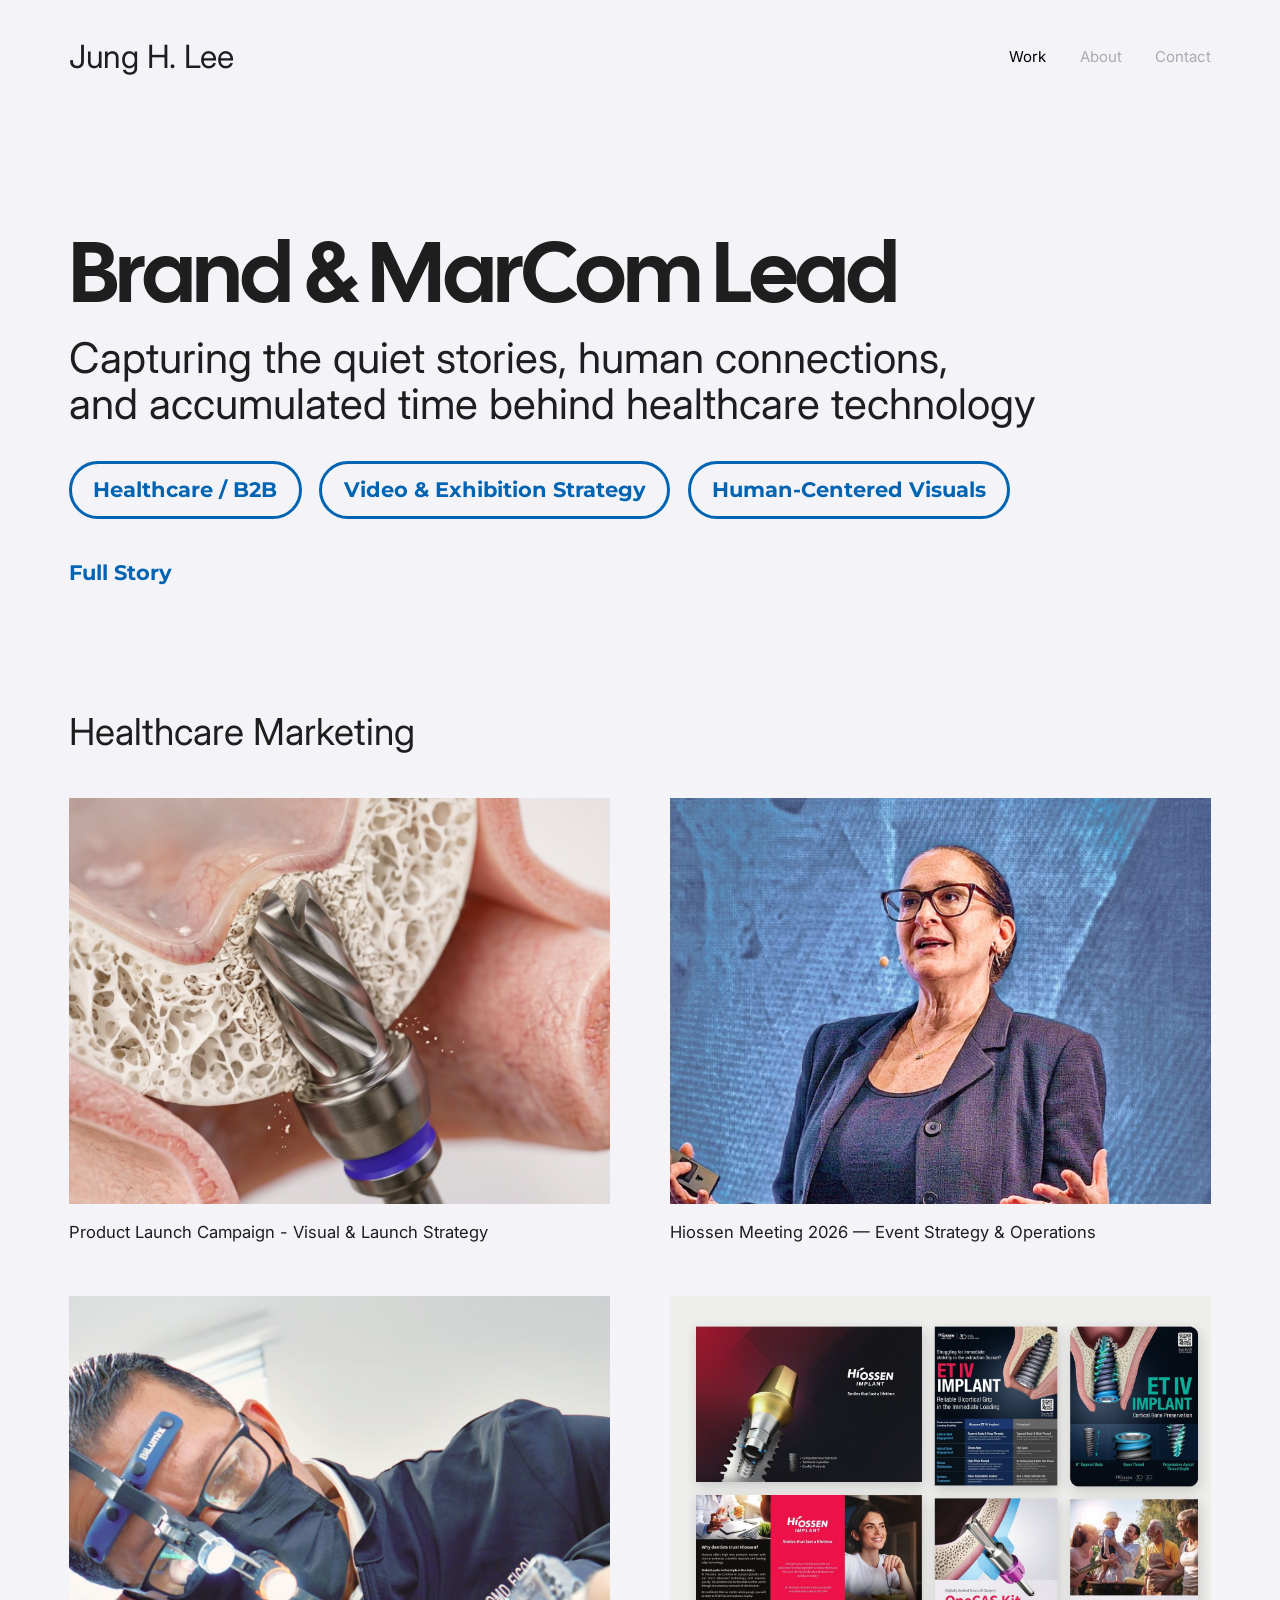
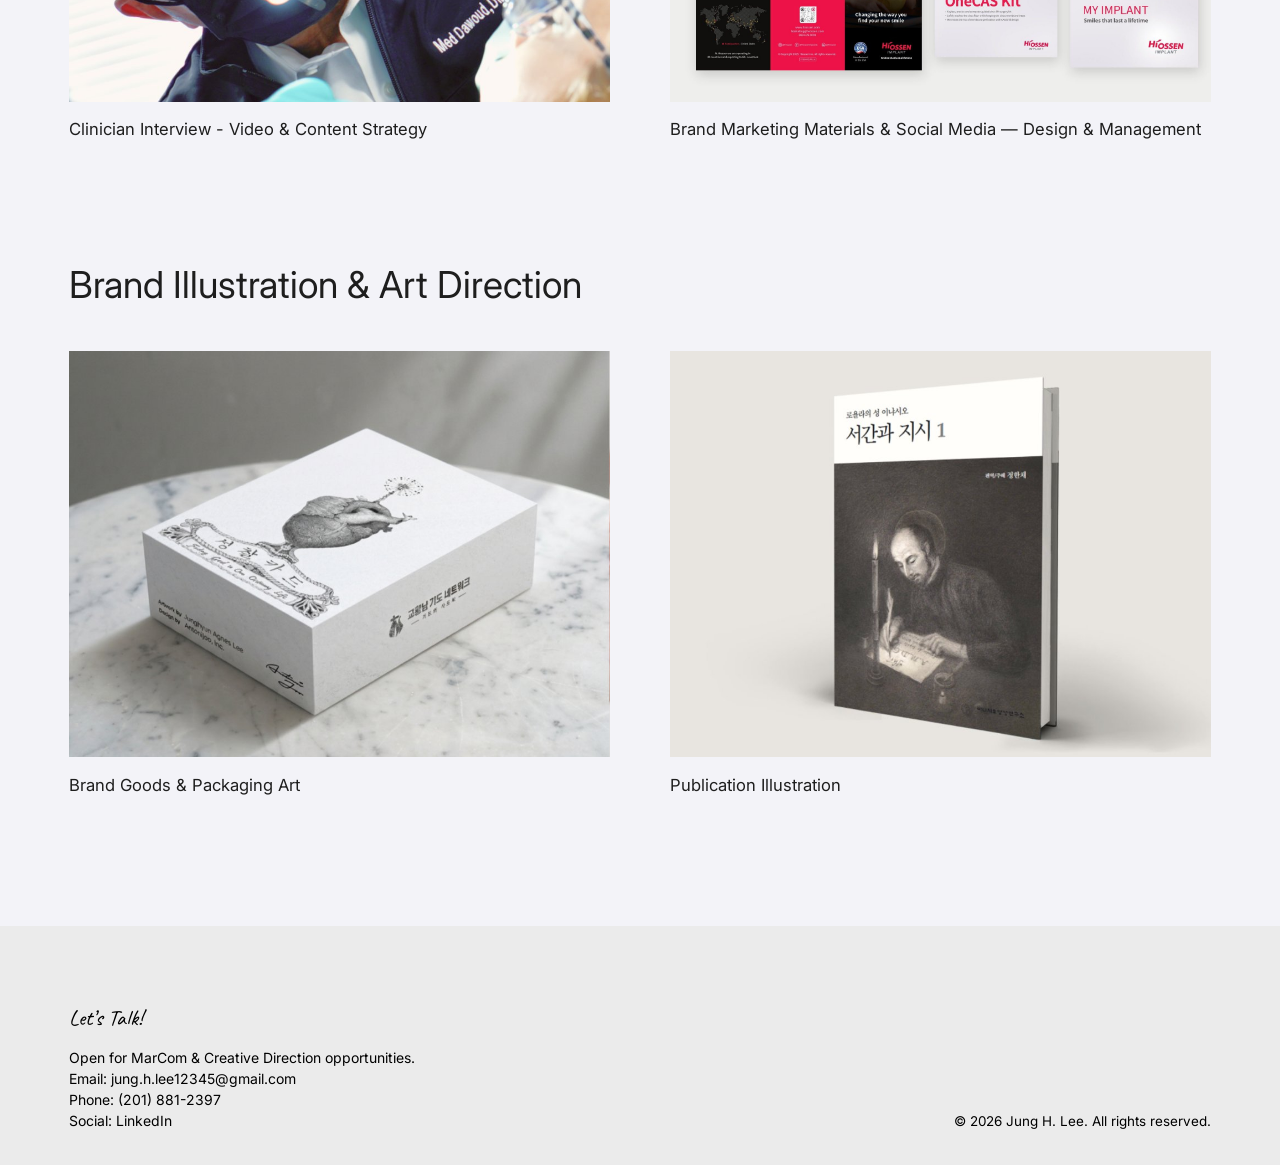
<file: index.html>
<!DOCTYPE html>
<html lang="en">
<head>
<meta charset="utf-8">
<meta name="viewport" content="width=device-width, initial-scale=1">
<title>Jung H. Lee — Brand &amp; MarCom Lead</title>
<meta name="description" content="Portfolio of Jung H. Lee, Brand &amp; Marketing Communication Lead in healthcare and dental implant marketing.">
<link rel="preconnect" href="https://fonts.googleapis.com"><link rel="preconnect" href="https://fonts.gstatic.com" crossorigin><link href="https://fonts.googleapis.com/css2?family=Cal+Sans&family=Caveat&family=Inter:wght@400;500&family=Montserrat:wght@700&display=swap" rel="stylesheet">
<link rel="stylesheet" href="style.css">
</head>
<body class="home">
<header class="wrap topbar">
  <a class="logo" href="index.html">Jung H. Lee</a>
  <nav class="nav" aria-label="Main"><a href="index.html#work" class="active">Work</a><a href="about.html" class="">About</a><a href="mailto:jung.h.lee12345@gmail.com">Contact</a></nav>
</header>
<main>

<section class="wrap home-hero">
  <h1>Brand &amp; MarCom Lead</h1>
  <p>Capturing the quiet stories, human connections,<br> and accumulated time behind healthcare technology</p>
  <ul class="tags">
    <li><a href="#work">Healthcare / B2B</a></li>
    <li><a href="#work">Video &amp; Exhibition Strategy</a></li>
    <li><a href="#illustration">Human-Centered Visuals</a></li>
  </ul>
  <a class="full-story" href="about.html">Full Story</a>
</section>
<section class="wrap home-section" id="work">
  <h2>Healthcare Marketing</h2>
  <div class="cards"><a class="card" href="work/bone-compaction.html"><div class="thumb"><img src="images/m_bone.jpg" alt="Product Launch Campaign - Visual &amp; Launch Strategy" loading="lazy" class=""></div><span>Product Launch Campaign - Visual &amp; Launch Strategy</span></a><a class="card" href="work/hiossen-meeting.html"><div class="thumb"><img src="images/m_hmt.jpg" alt="Hiossen Meeting 2026 — Event Strategy &amp; Operations" loading="lazy" class=""></div><span>Hiossen Meeting 2026 — Event Strategy &amp; Operations</span></a><a class="card" href="work/clinician-interview.html"><div class="thumb"><img src="images/m_cl.jpg" alt="Clinician Interview - Video &amp; Content Strategy" loading="lazy" class=""></div><span>Clinician Interview - Video &amp; Content Strategy</span></a><a class="card" href="work/brand-system.html"><div class="thumb"><img src="images/bs_main_card.jpg" alt="Brand Marketing Materials &amp; Social Media — Design &amp; Management" loading="lazy" class=""></div><span>Brand Marketing Materials &amp; Social Media — Design &amp; Management</span></a></div>
</section>
<section class="wrap home-section" id="illustration">
  <h2>Brand Illustration &amp; Art Direction</h2>
  <div class="cards"><a class="card" href="work/brand-goods.html"><div class="thumb"><img src="images/m_goods.jpg" alt="Brand Goods &amp; Packaging Art" loading="lazy" class=""></div><span>Brand Goods &amp; Packaging Art</span></a><a class="card" href="work/book-cover.html"><div class="thumb"><img src="images/m_book.jpg" alt="Publication Illustration" loading="lazy" class=""></div><span>Publication Illustration</span></a></div>
</section>

</main>
<footer class="footer" id="contact">
  <div class="wrap">
    <div>
      <h3>Let&rsquo;s Talk!</h3>
      <p>Open for MarCom &amp; Creative Direction opportunities.</p>
      <p>Email: <a href="mailto:jung.h.lee12345@gmail.com">jung.h.lee12345@gmail.com</a></p>
      <p>Phone: <a href="tel:+12018812397">(201) 881-2397</a></p>
      <p>Social: <a href="https://www.linkedin.com/in/jung-lee-design" target="_blank" rel="noopener">LinkedIn</a></p>
    </div>
    <p class="copy">&copy; 2026 Jung H. Lee. All rights reserved.</p>
  </div>
</footer>
</body>
</html>
</file>
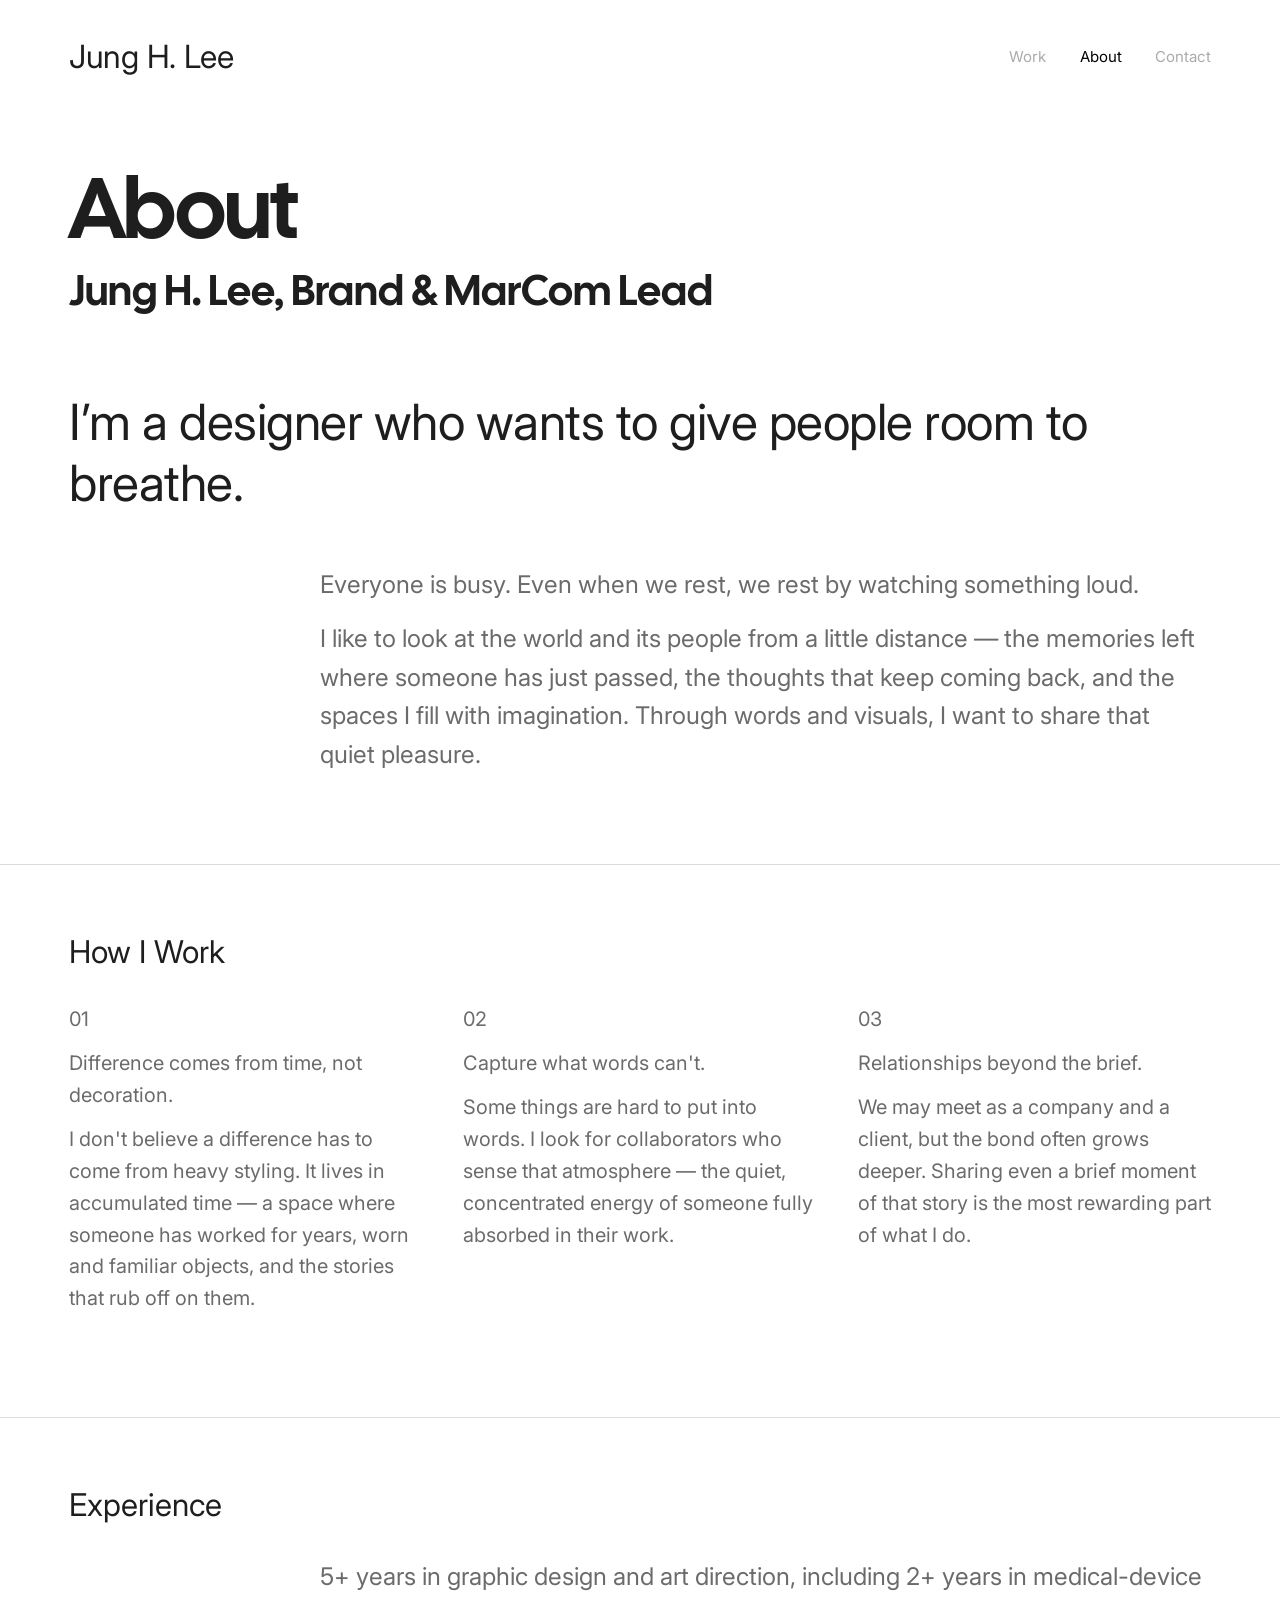
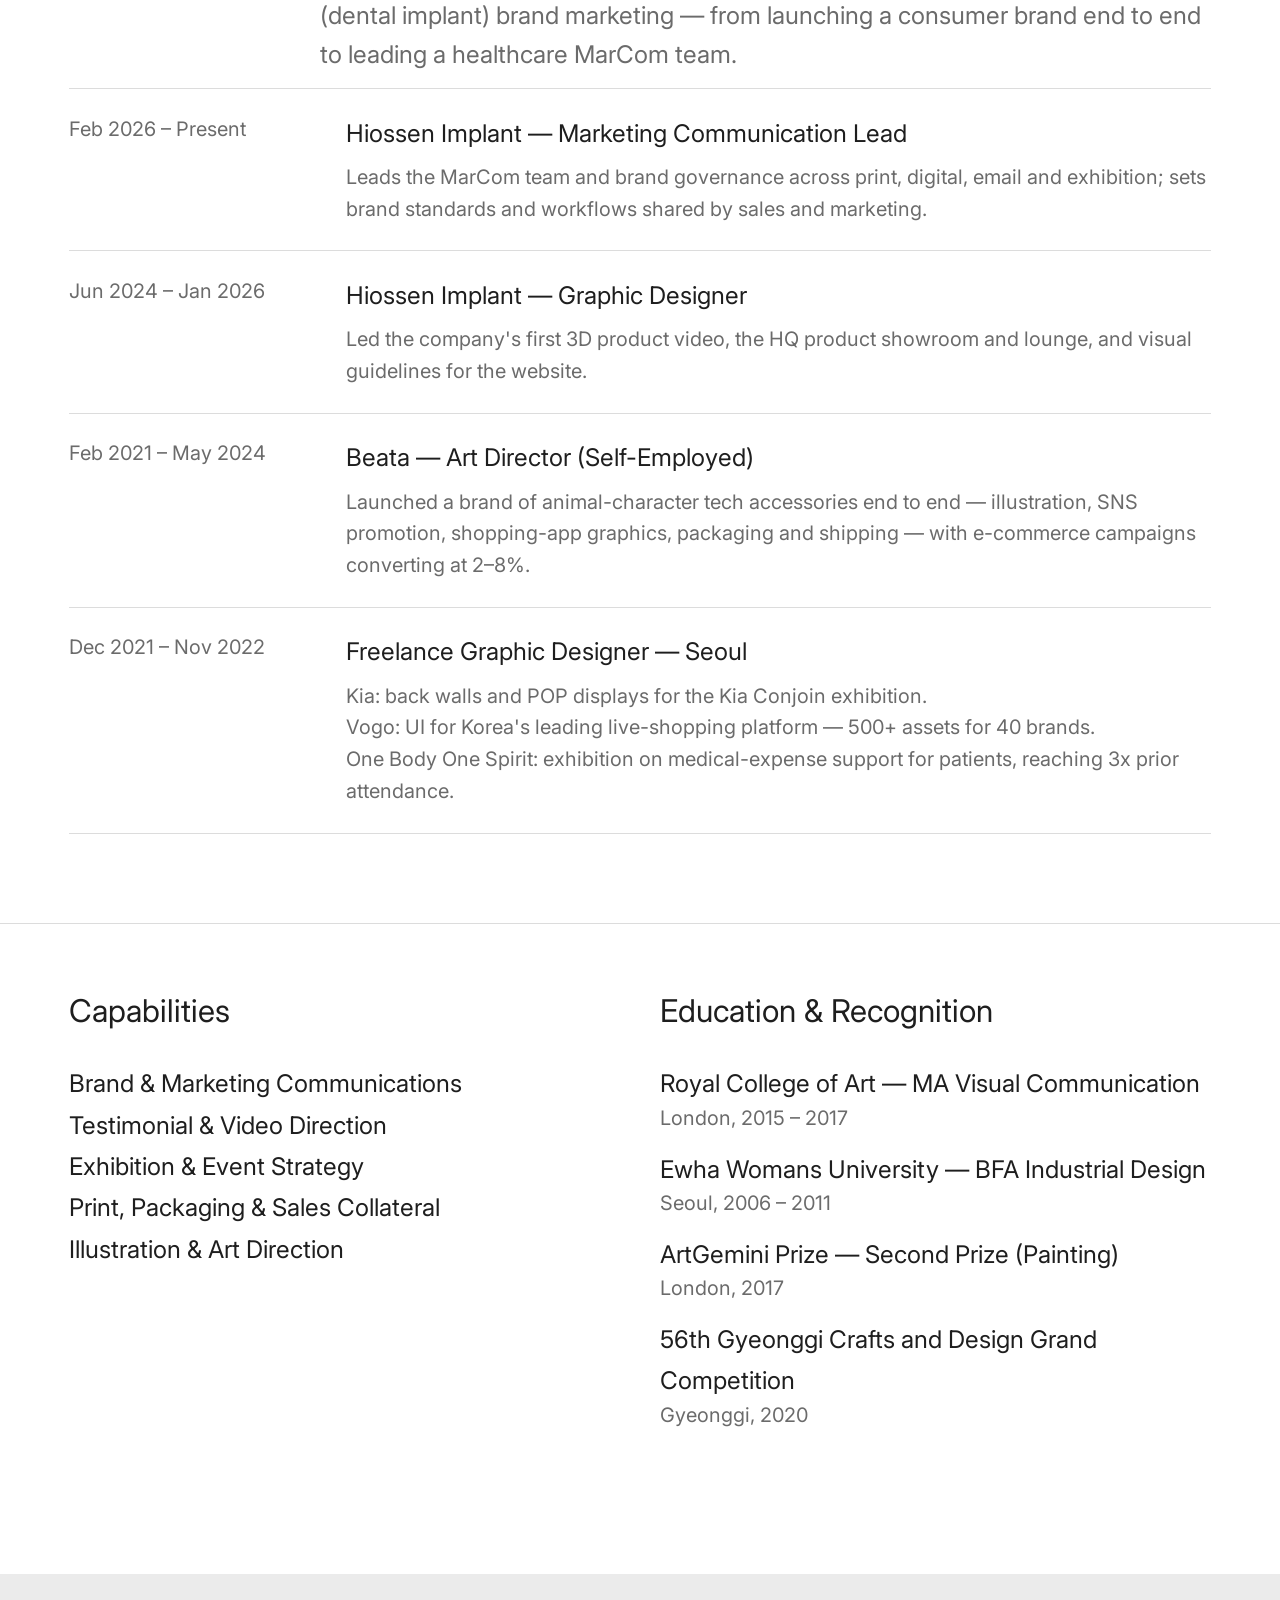
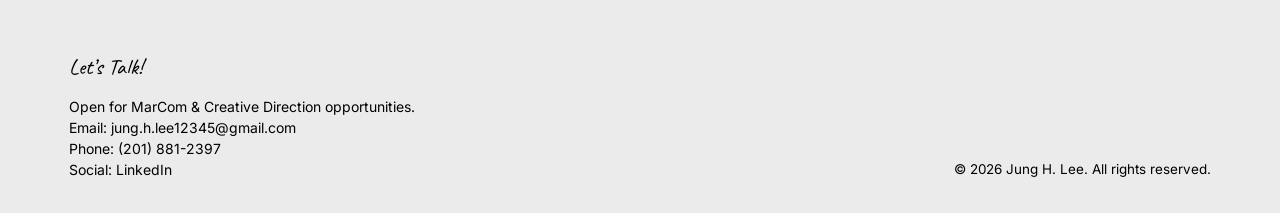
<file: about.html>
<!DOCTYPE html>
<html lang="en">
<head>
<meta charset="utf-8">
<meta name="viewport" content="width=device-width, initial-scale=1">
<title>About — Jung H. Lee</title>
<meta name="description" content="About — Jung H. Lee">
<link rel="preconnect" href="https://fonts.googleapis.com"><link rel="preconnect" href="https://fonts.gstatic.com" crossorigin><link href="https://fonts.googleapis.com/css2?family=Cal+Sans&family=Caveat&family=Inter:wght@400;500&family=Montserrat:wght@700&display=swap" rel="stylesheet">
<link rel="stylesheet" href="style.css">
</head>
<body class="">
<header class="wrap topbar">
  <a class="logo" href="index.html">Jung H. Lee</a>
  <nav class="nav" aria-label="Main"><a href="index.html#work" class="">Work</a><a href="about.html" class="active">About</a><a href="mailto:jung.h.lee12345@gmail.com">Contact</a></nav>
</header>
<main>
<div class="wrap"><h1 class="hero-title">About</h1><p class="hero-role">Jung H. Lee, Brand &amp; MarCom Lead</p></div><p class="wrap statement" style="margin-left:0">I&rsquo;m a designer who wants to give people room to breathe.</p><div class="wrap section no-line" style="margin-top:clamp(28px,4vw,80px)"><p class="lead-p">Everyone is busy. Even when we rest, we rest by watching something loud.</p><p class="lead-p">I like to look at the world and its people from a little distance — the memories left where someone has just passed, the thoughts that keep coming back, and the spaces I fill with imagination. Through words and visuals, I want to share that quiet pleasure.</p></div><section class="wrap section"><h2>How I Work</h2><div class="cols-3"><div><p class="col-num">01</p><p class="col-head">Difference comes from time, not decoration.</p><p>I don&#x27;t believe a difference has to come from heavy styling. It lives in accumulated time — a space where someone has worked for years, worn and familiar objects, and the stories that rub off on them.</p></div><div><p class="col-num">02</p><p class="col-head">Capture what words can&#x27;t.</p><p>Some things are hard to put into words. I look for collaborators who sense that atmosphere — the quiet, concentrated energy of someone fully absorbed in their work.</p></div><div><p class="col-num">03</p><p class="col-head">Relationships beyond the brief.</p><p>We may meet as a company and a client, but the bond often grows deeper. Sharing even a brief moment of that story is the most rewarding part of what I do.</p></div></div></section><section class="wrap section"><h2>Experience</h2><p class="lead-p">5+ years in graphic design and art direction, including 2+ years in medical-device (dental implant) brand marketing — from launching a consumer brand end to end to leading a healthcare MarCom team.</p><ul class="timeline"><li><span class="when">Feb 2026 – Present</span><div><p class="what">Hiossen Implant — Marketing Communication Lead</p><p class="desc">Leads the MarCom team and brand governance across print, digital, email and exhibition; sets brand standards and workflows shared by sales and marketing.</p></div></li><li><span class="when">Jun 2024 – Jan 2026</span><div><p class="what">Hiossen Implant — Graphic Designer</p><p class="desc">Led the company&#x27;s first 3D product video, the HQ product showroom and lounge, and visual guidelines for the website.</p></div></li><li><span class="when">Feb 2021 – May 2024</span><div><p class="what">Beata — Art Director (Self-Employed)</p><p class="desc">Launched a brand of animal-character tech accessories end to end — illustration, SNS promotion, shopping-app graphics, packaging and shipping — with e-commerce campaigns converting at 2–8%.</p></div></li><li><span class="when">Dec 2021 – Nov 2022</span><div><p class="what">Freelance Graphic Designer — Seoul</p><p class="desc">Kia: back walls and POP displays for the Kia Conjoin exhibition.
Vogo: UI for Korea&#x27;s leading live-shopping platform — 500+ assets for 40 brands.
One Body One Spirit: exhibition on medical-expense support for patients, reaching 3x prior attendance.</p></div></li></ul></section><section class="wrap section"><div class="cols-2"><div><h2>Capabilities</h2><ul class="plain-list"><li>Brand &amp; Marketing Communications</li><li>Testimonial &amp; Video Direction</li><li>Exhibition &amp; Event Strategy</li><li>Print, Packaging &amp; Sales Collateral</li><li>Illustration &amp; Art Direction</li></ul></div><div><h2>Education &amp; Recognition</h2><ul class="plain-list"><li>Royal College of Art — MA Visual Communication<small>London, 2015 – 2017</small></li><li>Ewha Womans University — BFA Industrial Design<small>Seoul, 2006 – 2011</small></li><li>ArtGemini Prize — Second Prize (Painting)<small>London, 2017</small></li><li>56th Gyeonggi Crafts and Design Grand Competition<small>Gyeonggi, 2020</small></li></ul></div></div></section>
</main>
<footer class="footer" id="contact">
  <div class="wrap">
    <div>
      <h3>Let&rsquo;s Talk!</h3>
      <p>Open for MarCom &amp; Creative Direction opportunities.</p>
      <p>Email: <a href="mailto:jung.h.lee12345@gmail.com">jung.h.lee12345@gmail.com</a></p>
      <p>Phone: <a href="tel:+12018812397">(201) 881-2397</a></p>
      <p>Social: <a href="https://www.linkedin.com/in/jung-lee-design" target="_blank" rel="noopener">LinkedIn</a></p>
    </div>
    <p class="copy">&copy; 2026 Jung H. Lee. All rights reserved.</p>
  </div>
</footer>
</body>
</html>
</file>
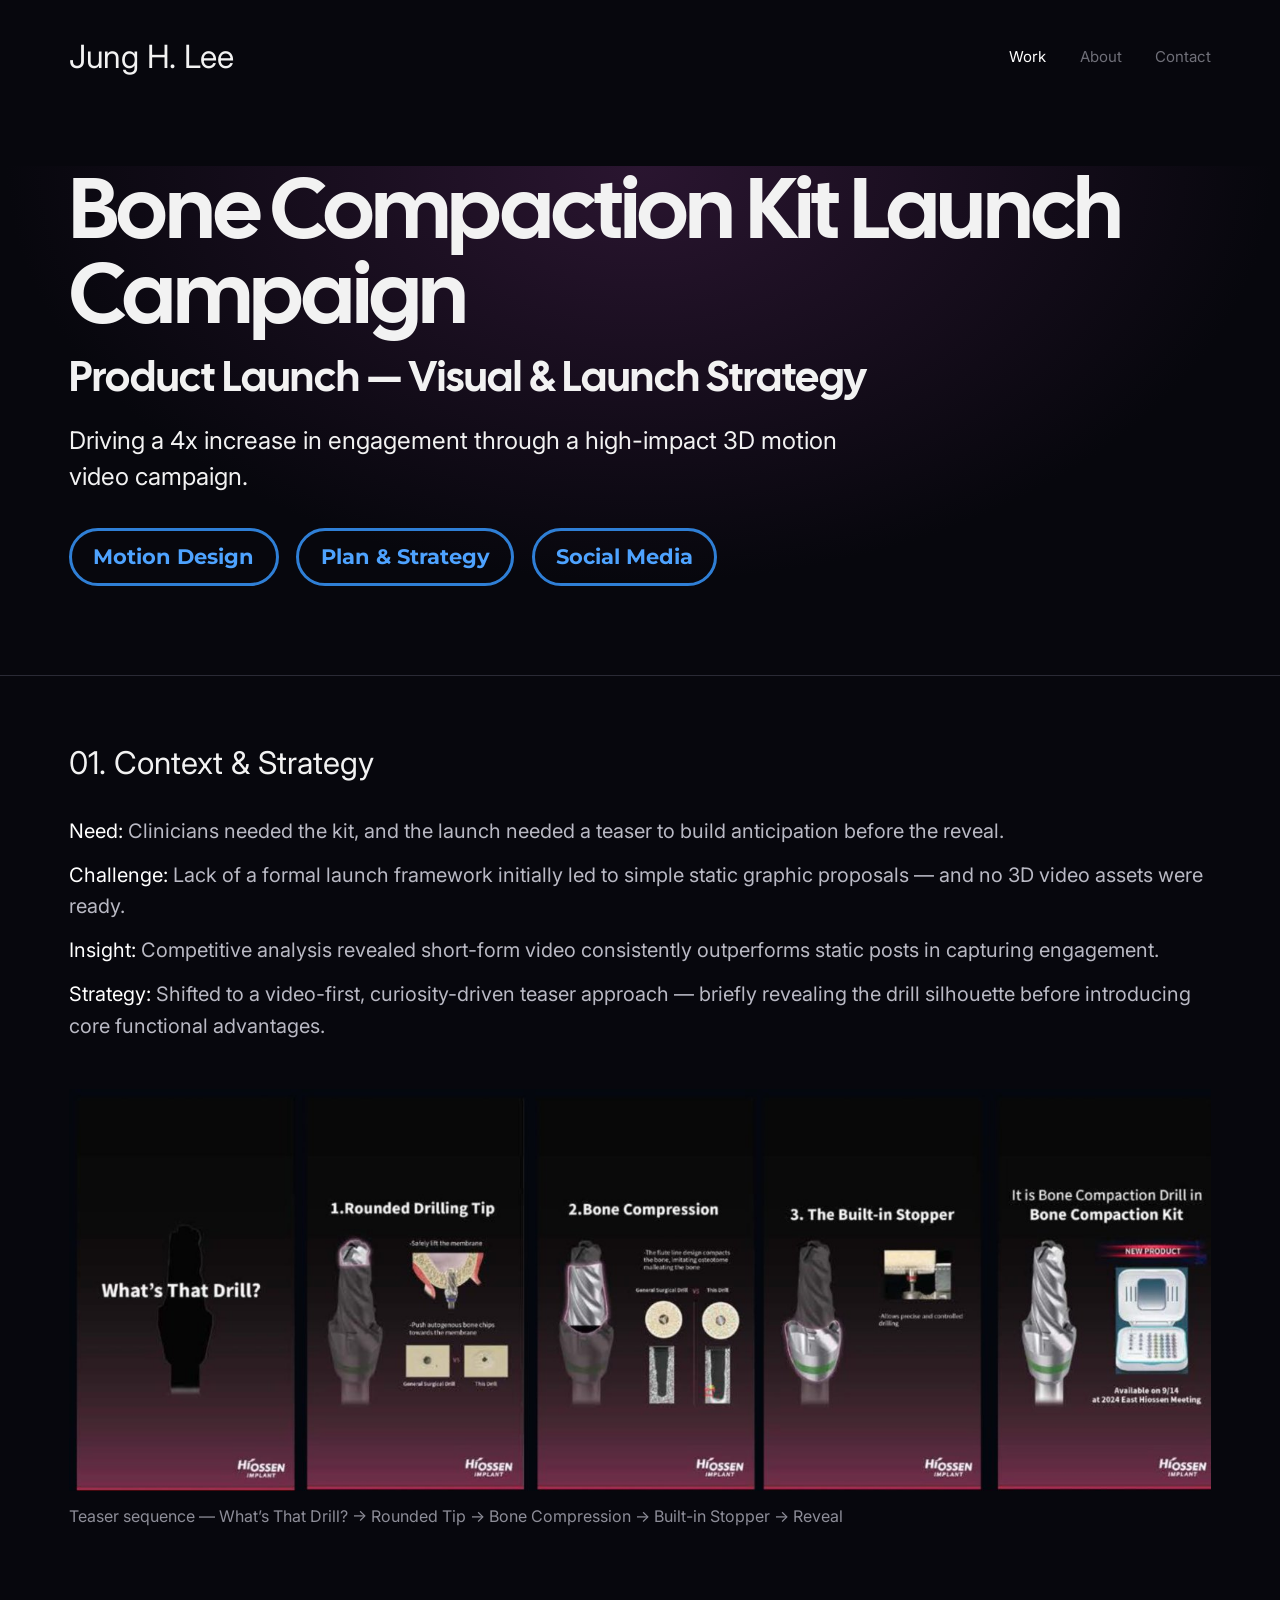
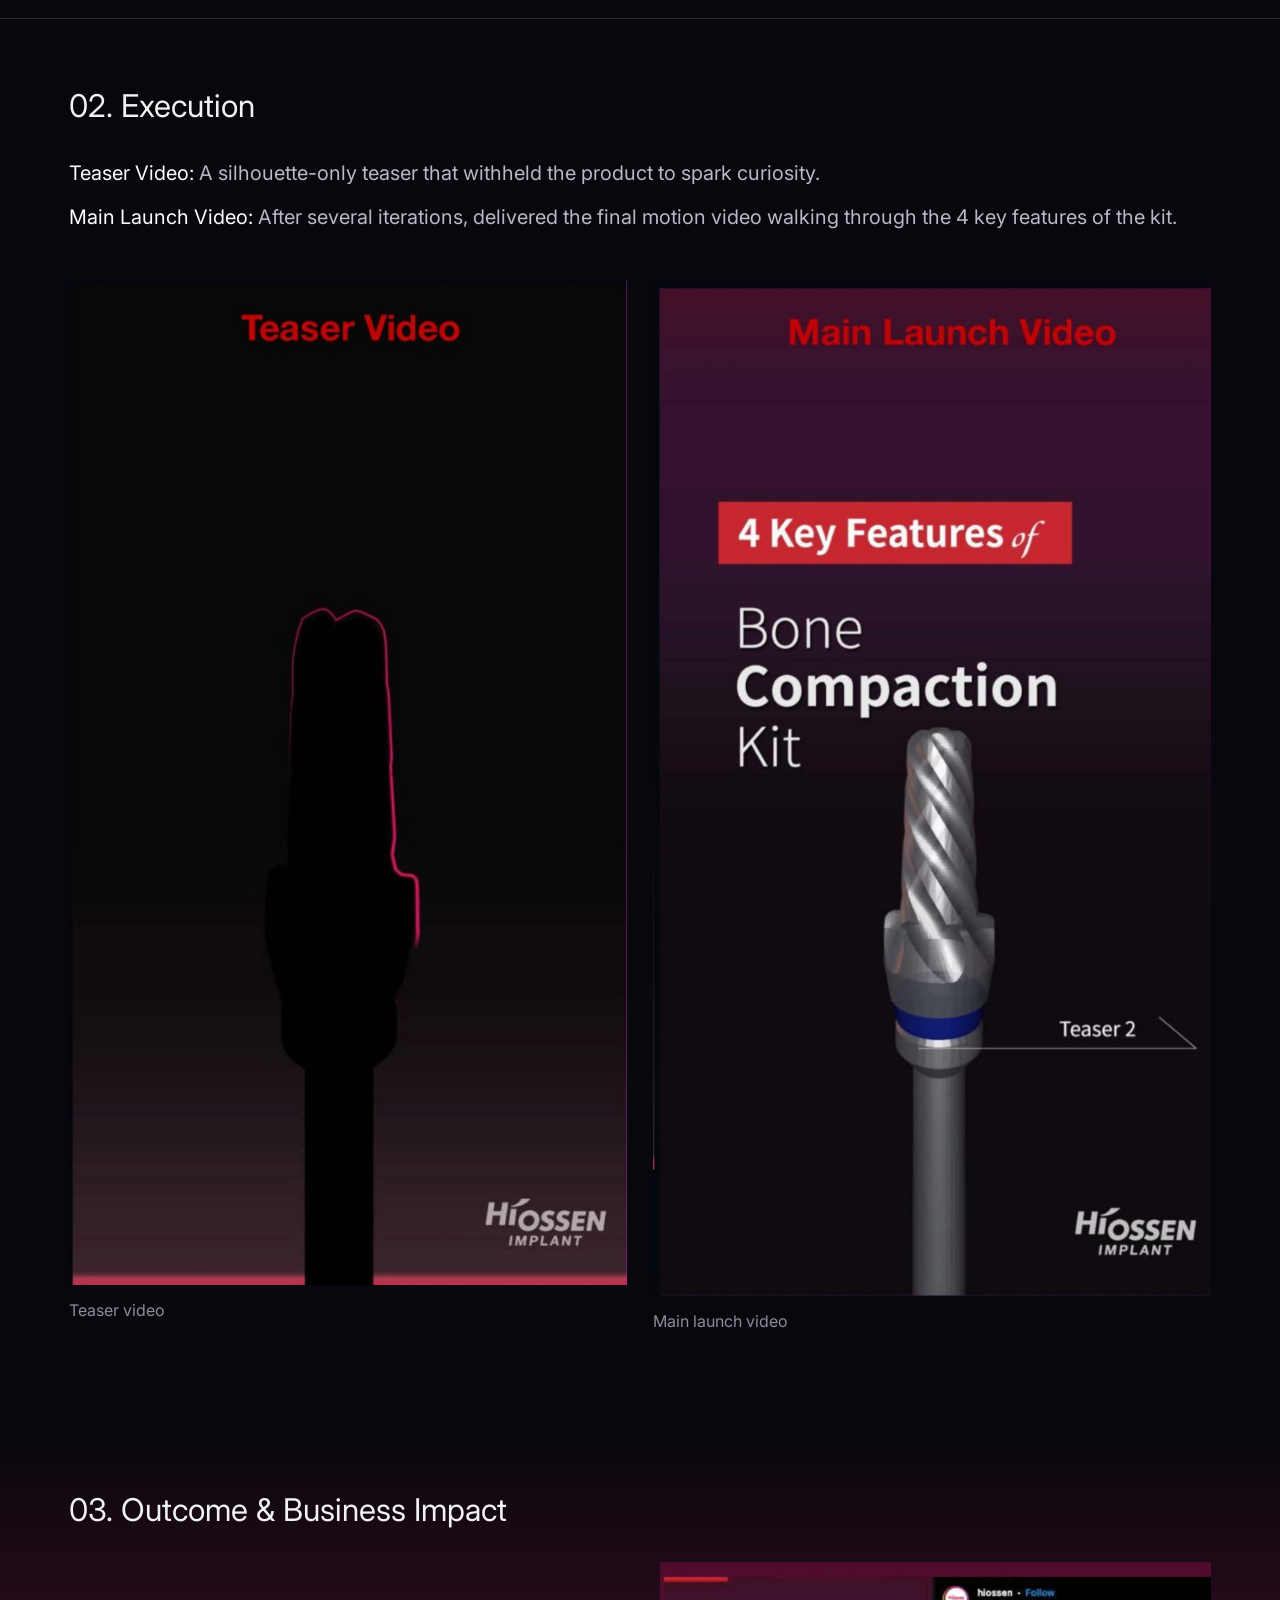
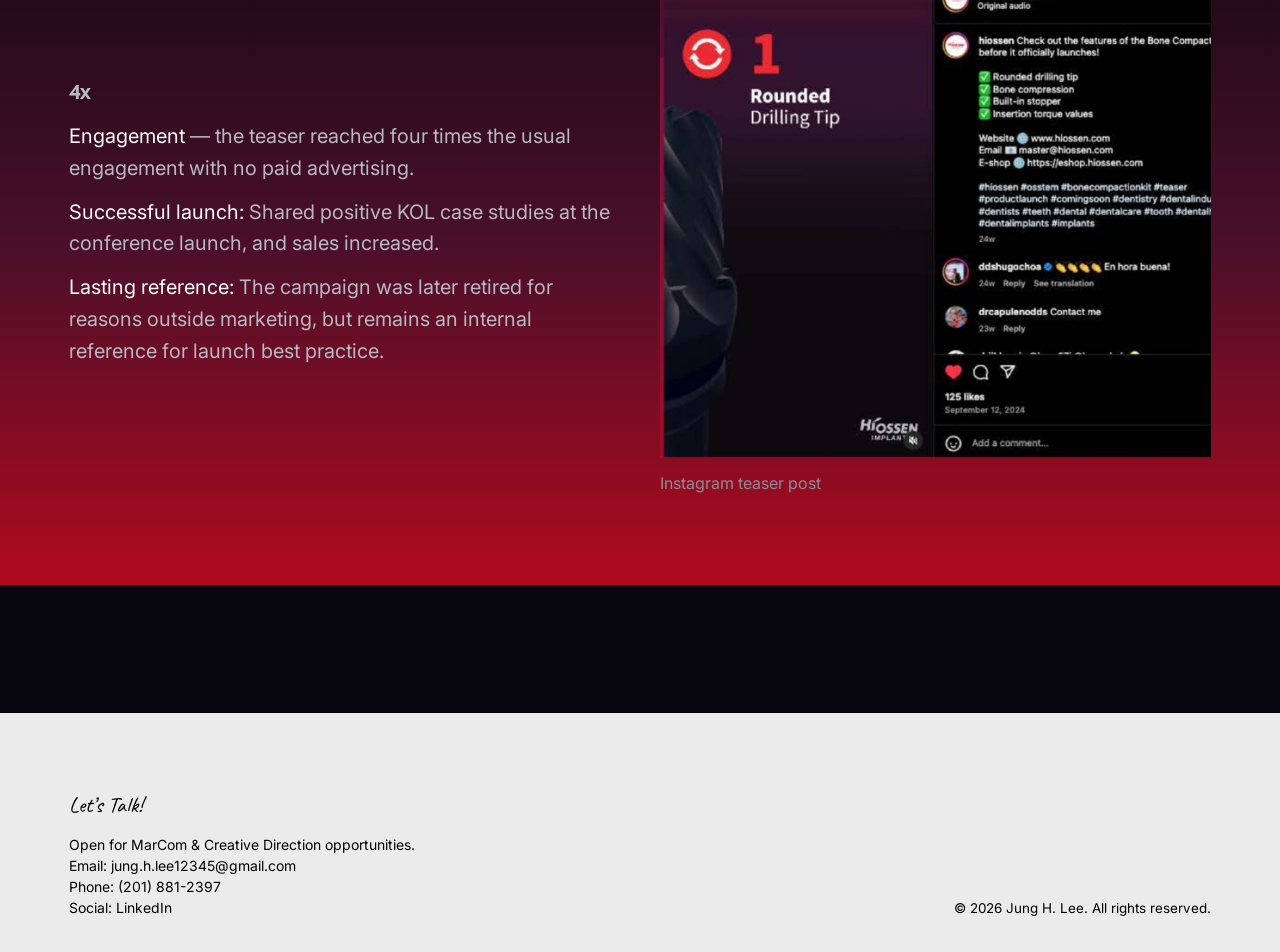
<file: work/bone-compaction.html>
<!DOCTYPE html>
<html lang="en">
<head>
<meta charset="utf-8">
<meta name="viewport" content="width=device-width, initial-scale=1">
<title>Bone Compaction Kit Launch — Jung H. Lee</title>
<meta name="description" content="Bone Compaction Kit Launch — Jung H. Lee">
<link rel="preconnect" href="https://fonts.googleapis.com"><link rel="preconnect" href="https://fonts.gstatic.com" crossorigin><link href="https://fonts.googleapis.com/css2?family=Cal+Sans&family=Caveat&family=Inter:wght@400;500&family=Montserrat:wght@700&display=swap" rel="stylesheet">
<link rel="stylesheet" href="../style.css">
</head>
<body class="dark">
<header class="wrap topbar">
  <a class="logo" href="../index.html">Jung H. Lee</a>
  <nav class="nav" aria-label="Main"><a href="../index.html#work" class="active">Work</a><a href="../about.html" class="">About</a><a href="mailto:jung.h.lee12345@gmail.com">Contact</a></nav>
</header>
<main>
<div class="dark-hero"><div class="wrap"><h1 class="hero-title">Bone Compaction Kit Launch Campaign</h1><p class="hero-role">Product Launch — Visual &amp; Launch Strategy</p><p class="hero-sub">Driving a 4x increase in engagement through a high-impact 3D motion video campaign.</p><ul class="tags"><li><span>Motion Design</span></li><li><span>Plan &amp; Strategy</span></li><li><span>Social Media</span></li></ul></div></div><section class="wrap section"><h2>01. Context &amp; Strategy</h2><p><strong>Need:</strong> Clinicians needed the kit, and the launch needed a teaser to build anticipation before the reveal.</p><p><strong>Challenge:</strong> Lack of a formal launch framework initially led to simple static graphic proposals — and no 3D video assets were ready.</p><p><strong>Insight:</strong> Competitive analysis revealed short-form video consistently outperforms static posts in capturing engagement.</p><p><strong>Strategy:</strong> Shifted to a video-first, curiosity-driven teaser approach — briefly revealing the drill silhouette before introducing core functional advantages.</p><div class=media-block><figure><img src="../images/bc_carousel.jpg" alt="Teaser carousel: What’s that drill? and three key features" loading="lazy" class=""><figcaption>Teaser sequence — What’s That Drill? → Rounded Tip → Bone Compression → Built-in Stopper → Reveal</figcaption></figure></div></section><section class="wrap section"><h2>02. Execution</h2><p><strong>Teaser Video:</strong> A silhouette-only teaser that withheld the product to spark curiosity.</p><p><strong>Main Launch Video:</strong> After several iterations, delivered the final motion video walking through the 4 key features of the kit.</p><div class=media-block><div class="grid-2 tall"><figure><img src="../images/bc_teaser.jpg" alt="Teaser video frame" loading="lazy" class=""><figcaption>Teaser video</figcaption></figure><figure><img src="../images/bc_main.jpg" alt="Main launch video frame" loading="lazy" class=""><figcaption>Main launch video</figcaption></figure></div></div></section><section class="outcome"><div class="wrap section" style="border-top:0">
<h2>03. Outcome &amp; Business Impact</h2>
<div class="cols-2" style="align-items:center">
  <div>
    <p class="big-stat">4x</p>
    <p><strong>Engagement</strong> — the teaser reached four times the usual engagement with no paid advertising.</p>
    <p><strong>Successful launch:</strong> Shared positive KOL case studies at the conference launch, and sales increased.</p>
    <p><strong>Lasting reference:</strong> The campaign was later retired for reasons outside marketing, but remains an internal reference for launch best practice.</p>
  </div>
  <figure><img src="../images/bc_insta.jpg" alt="Instagram teaser post with 125 likes" loading="lazy" class=""><figcaption>Instagram teaser post</figcaption></figure>
</div></div></section>
</main>
<footer class="footer" id="contact">
  <div class="wrap">
    <div>
      <h3>Let&rsquo;s Talk!</h3>
      <p>Open for MarCom &amp; Creative Direction opportunities.</p>
      <p>Email: <a href="mailto:jung.h.lee12345@gmail.com">jung.h.lee12345@gmail.com</a></p>
      <p>Phone: <a href="tel:+12018812397">(201) 881-2397</a></p>
      <p>Social: <a href="https://www.linkedin.com/in/jung-lee-design" target="_blank" rel="noopener">LinkedIn</a></p>
    </div>
    <p class="copy">&copy; 2026 Jung H. Lee. All rights reserved.</p>
  </div>
</footer>
</body>
</html>
</file>
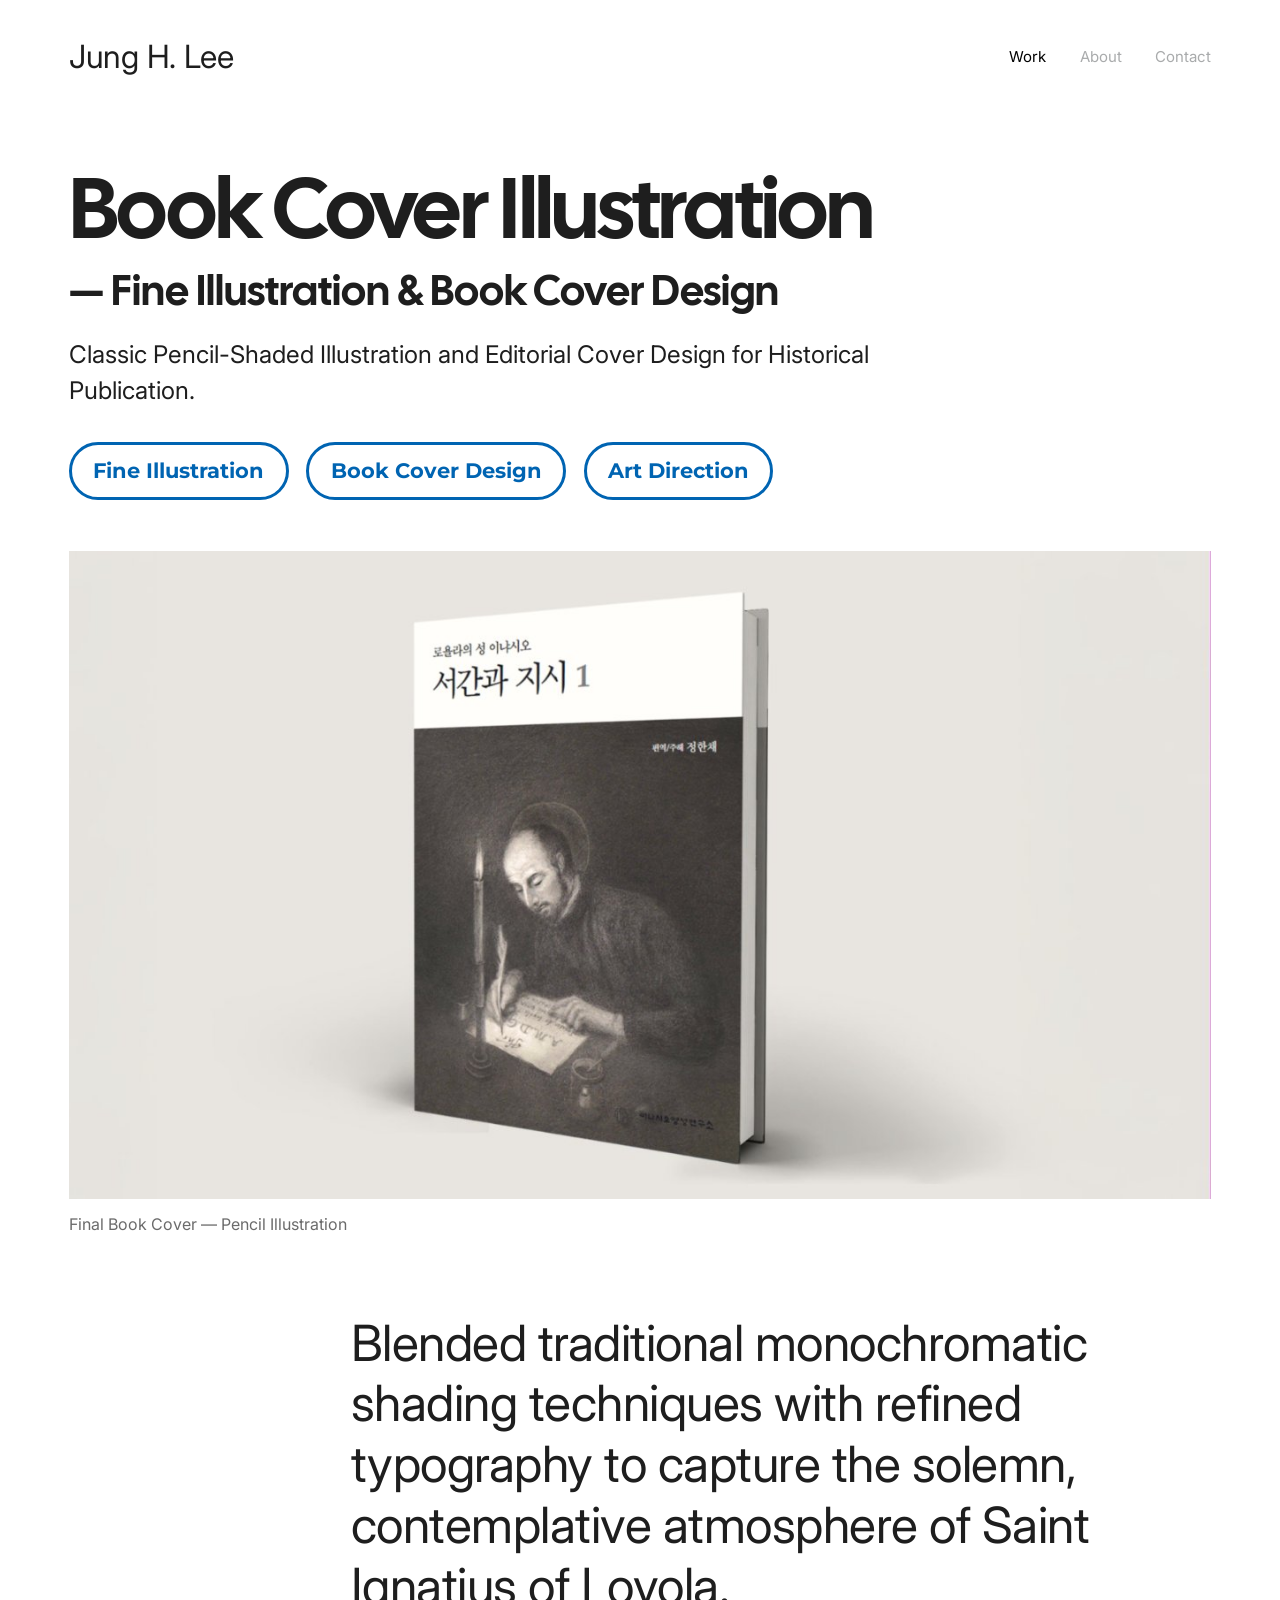
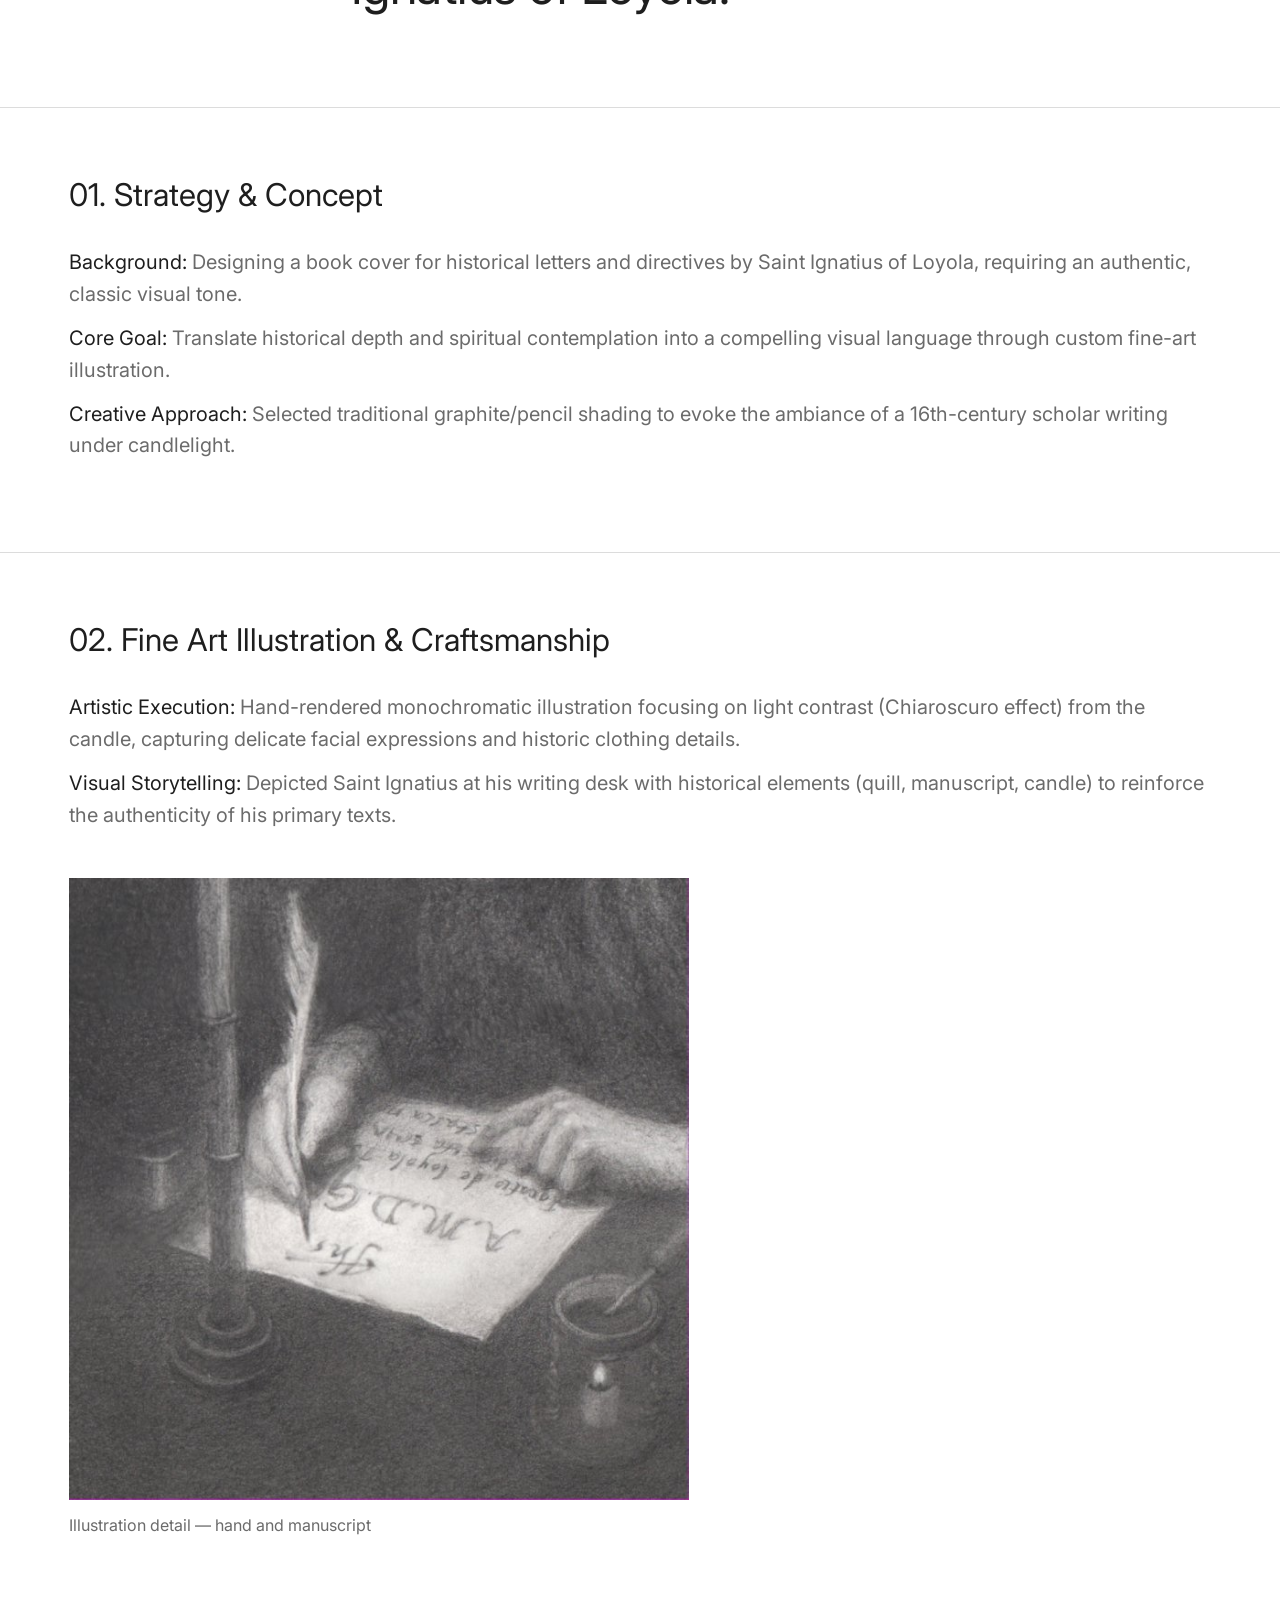
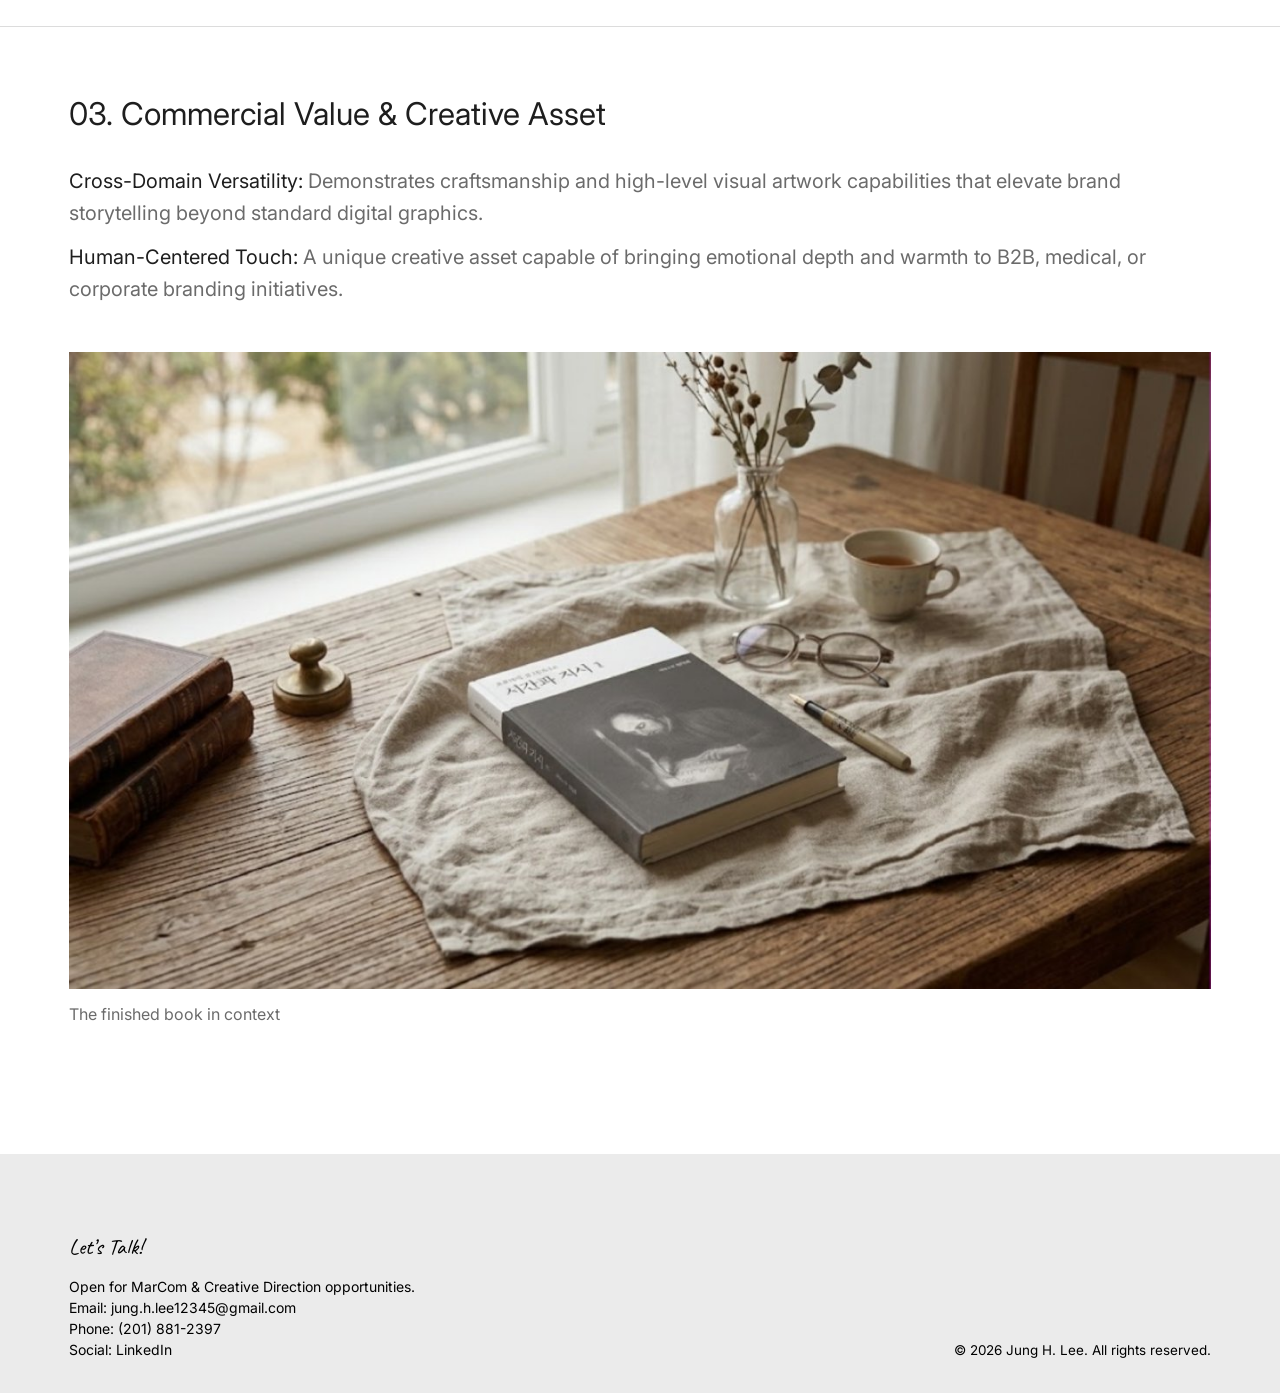
<file: work/book-cover.html>
<!DOCTYPE html>
<html lang="en">
<head>
<meta charset="utf-8">
<meta name="viewport" content="width=device-width, initial-scale=1">
<title>Book Cover Illustration — Jung H. Lee</title>
<meta name="description" content="Book Cover Illustration — Jung H. Lee">
<link rel="preconnect" href="https://fonts.googleapis.com"><link rel="preconnect" href="https://fonts.gstatic.com" crossorigin><link href="https://fonts.googleapis.com/css2?family=Cal+Sans&family=Caveat&family=Inter:wght@400;500&family=Montserrat:wght@700&display=swap" rel="stylesheet">
<link rel="stylesheet" href="../style.css">
</head>
<body class="">
<header class="wrap topbar">
  <a class="logo" href="../index.html">Jung H. Lee</a>
  <nav class="nav" aria-label="Main"><a href="../index.html#work" class="active">Work</a><a href="../about.html" class="">About</a><a href="mailto:jung.h.lee12345@gmail.com">Contact</a></nav>
</header>
<main>
<div class="wrap"><h1 class="hero-title">Book Cover Illustration</h1><p class="hero-role">— Fine Illustration &amp; Book Cover Design</p><p class="hero-sub">Classic Pencil-Shaded Illustration and Editorial Cover Design for Historical Publication.</p><ul class="tags"><li><span>Fine Illustration</span></li><li><span>Book Cover Design</span></li><li><span>Art Direction</span></li></ul></div><div class="wrap hero-media"><figure><img src="../images/bk_hero.jpg" alt="Book cover mockup" loading="lazy" class=""><figcaption>Final Book Cover — Pencil Illustration</figcaption></figure></div><p class="wrap statement">Blended traditional monochromatic shading techniques with refined typography to capture the solemn, contemplative atmosphere of Saint Ignatius of Loyola.</p><section class="wrap section"><h2>01. Strategy &amp; Concept</h2><p><strong>Background:</strong> Designing a book cover for historical letters and directives by Saint Ignatius of Loyola, requiring an authentic, classic visual tone.</p><p><strong>Core Goal:</strong> Translate historical depth and spiritual contemplation into a compelling visual language through custom fine-art illustration.</p><p><strong>Creative Approach:</strong> Selected traditional graphite/pencil shading to evoke the ambiance of a 16th-century scholar writing under candlelight.</p></section><section class="wrap section"><h2>02. Fine Art Illustration &amp; Craftsmanship</h2><p><strong>Artistic Execution:</strong> Hand-rendered monochromatic illustration focusing on light contrast (Chiaroscuro effect) from the candle, capturing delicate facial expressions and historic clothing details.</p><p><strong>Visual Storytelling:</strong> Depicted Saint Ignatius at his writing desk with historical elements (quill, manuscript, candle) to reinforce the authenticity of his primary texts.</p><div class=media-block><div style="max-width:620px"><figure><img src="../images/bk_detail.jpg" alt="Illustration detail" loading="lazy" class=""><figcaption>Illustration detail — hand and manuscript</figcaption></figure></div></div></section><section class="wrap section"><h2>03. Commercial Value &amp; Creative Asset</h2><p><strong>Cross-Domain Versatility:</strong> Demonstrates craftsmanship and high-level visual artwork capabilities that elevate brand storytelling beyond standard digital graphics.</p><p><strong>Human-Centered Touch:</strong> A unique creative asset capable of bringing emotional depth and warmth to B2B, medical, or corporate branding initiatives.</p><div class=media-block><figure><img src="../images/bk_desk.jpg" alt="Book on a desk" loading="lazy" class=""><figcaption>The finished book in context</figcaption></figure></div></section>
</main>
<footer class="footer" id="contact">
  <div class="wrap">
    <div>
      <h3>Let&rsquo;s Talk!</h3>
      <p>Open for MarCom &amp; Creative Direction opportunities.</p>
      <p>Email: <a href="mailto:jung.h.lee12345@gmail.com">jung.h.lee12345@gmail.com</a></p>
      <p>Phone: <a href="tel:+12018812397">(201) 881-2397</a></p>
      <p>Social: <a href="https://www.linkedin.com/in/jung-lee-design" target="_blank" rel="noopener">LinkedIn</a></p>
    </div>
    <p class="copy">&copy; 2026 Jung H. Lee. All rights reserved.</p>
  </div>
</footer>
</body>
</html>
</file>
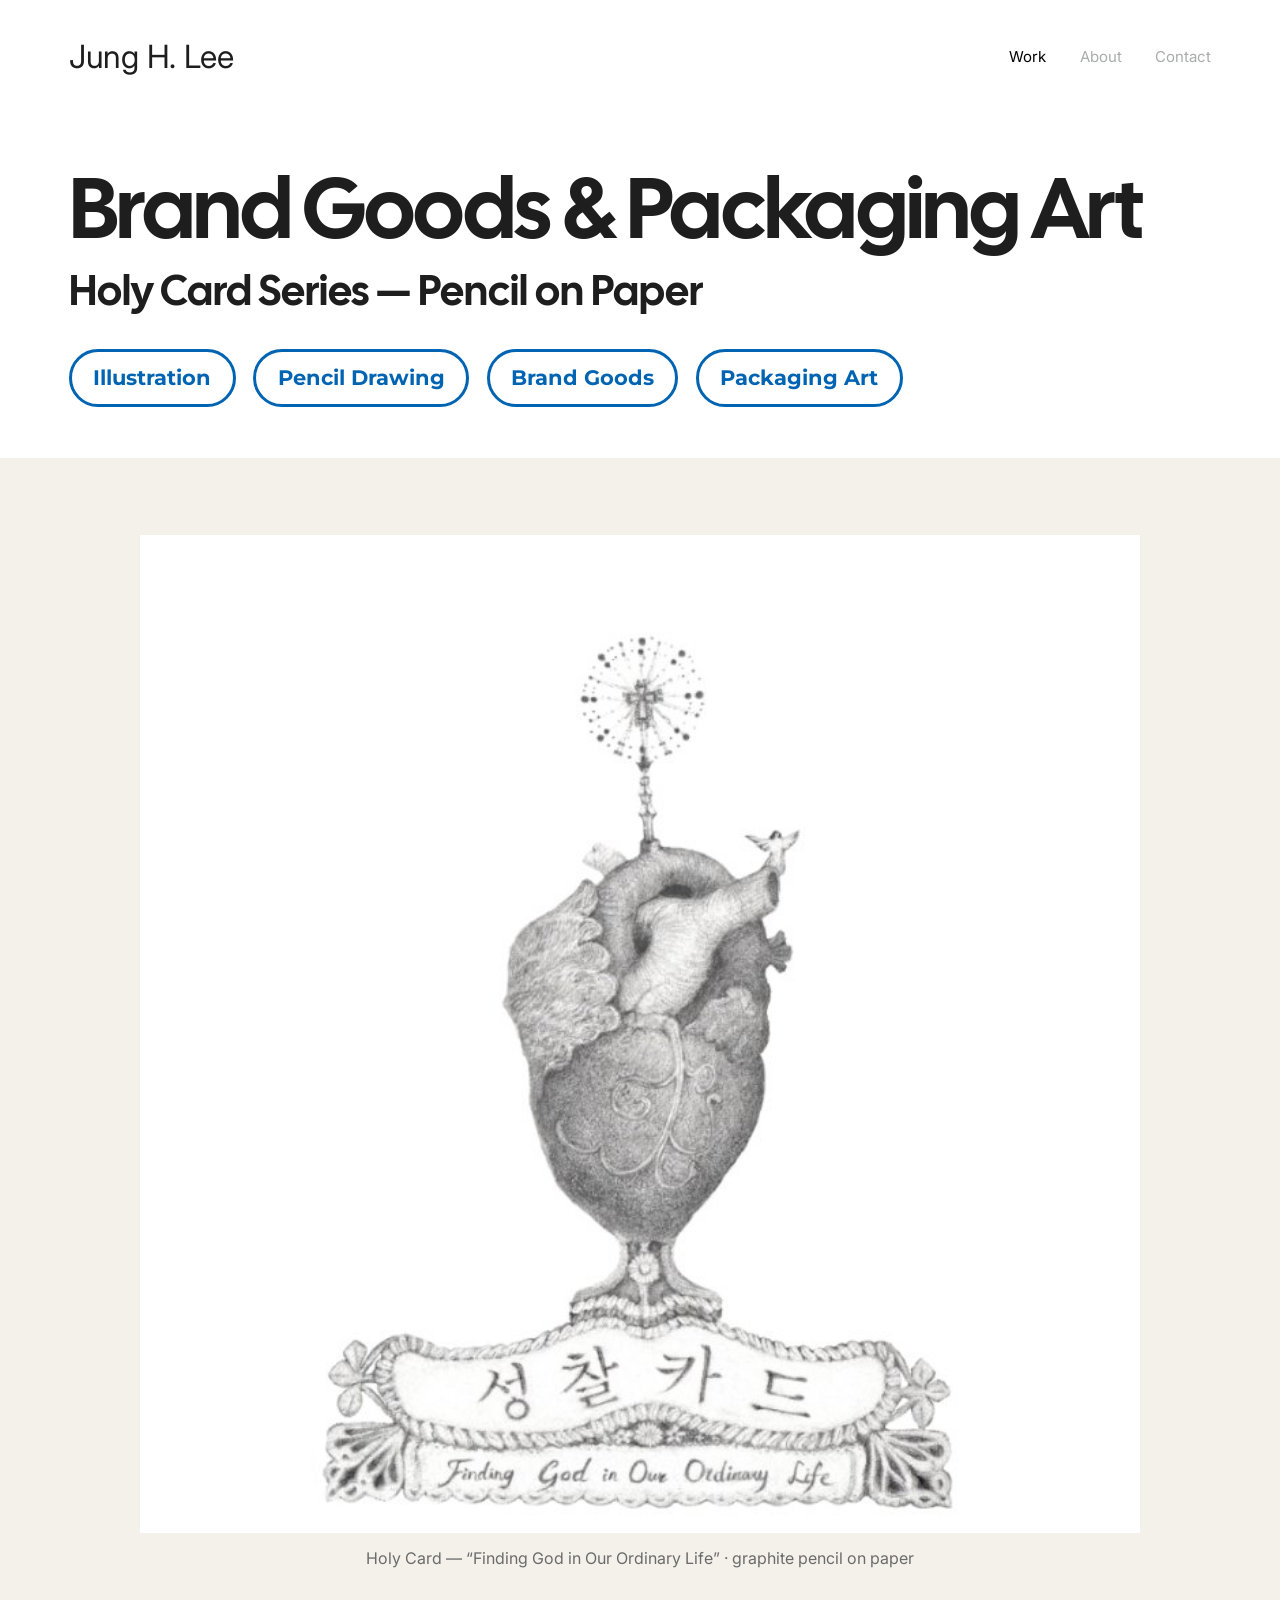
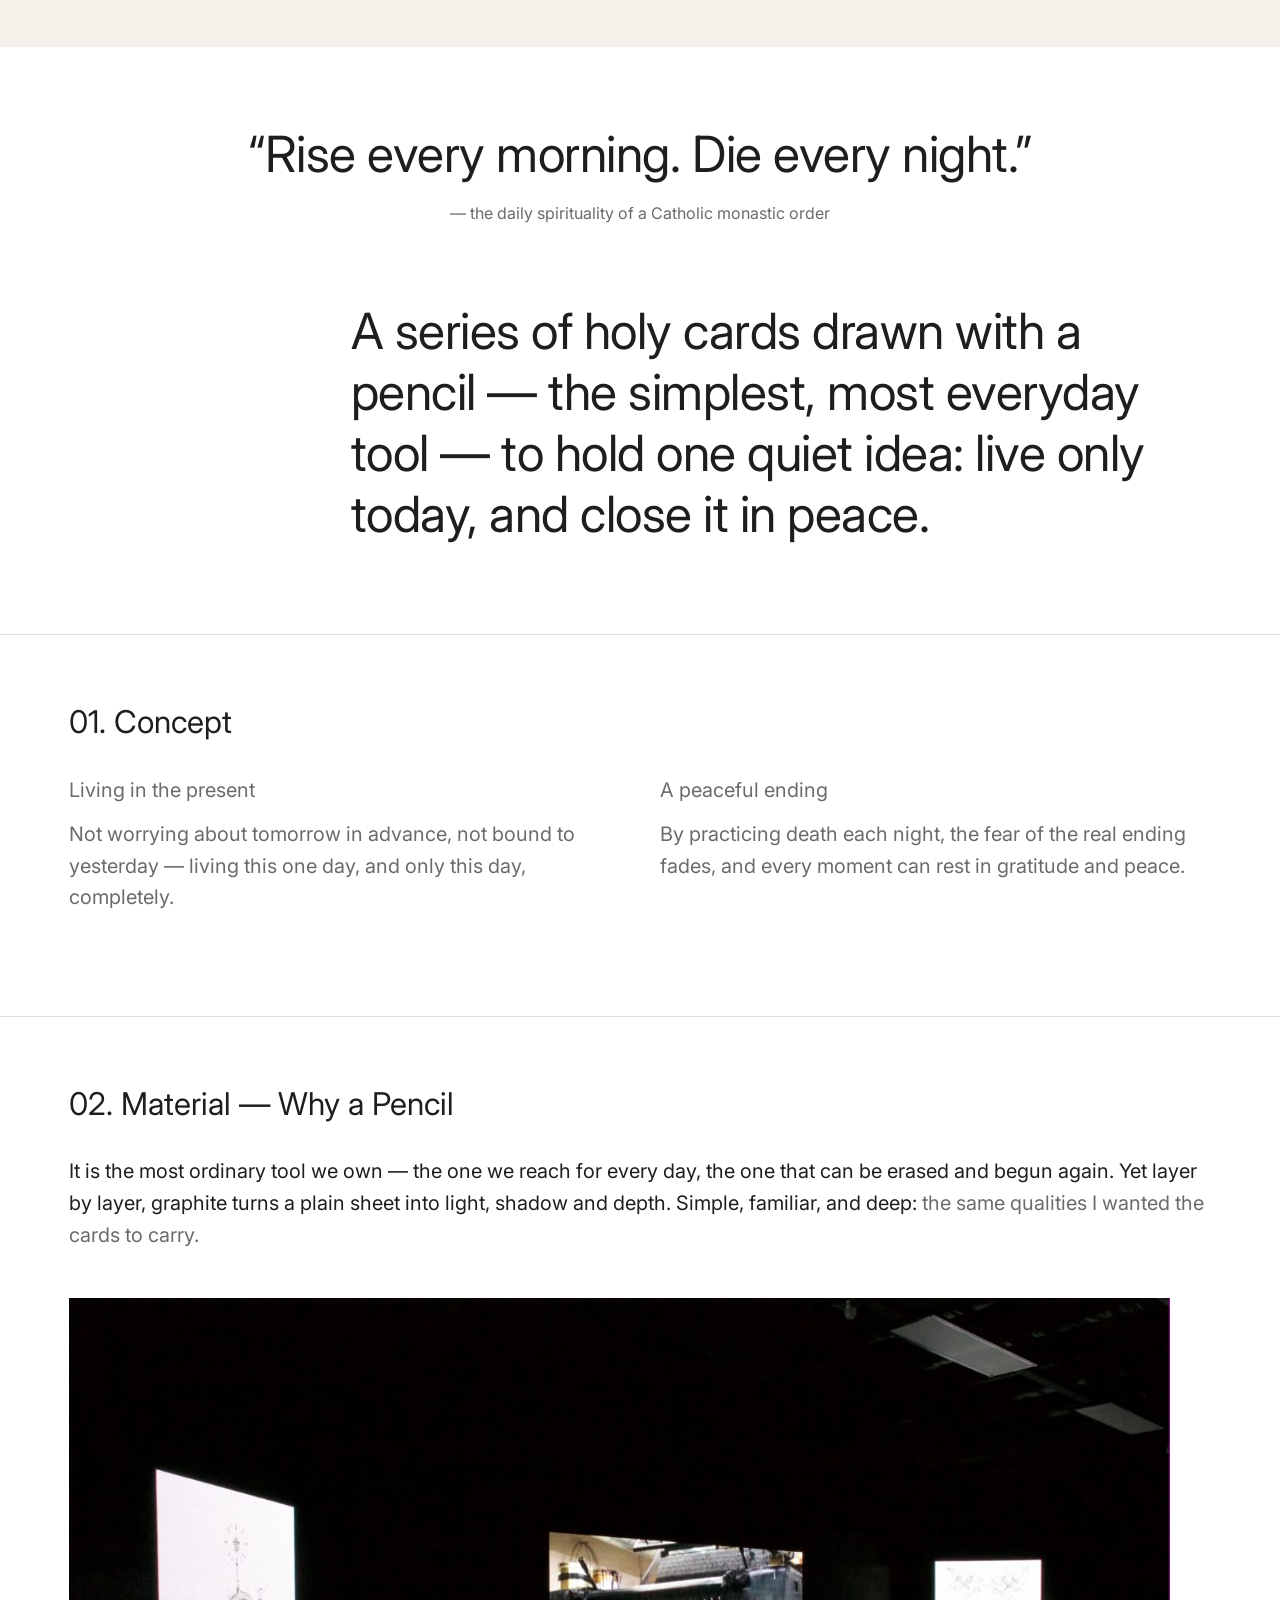
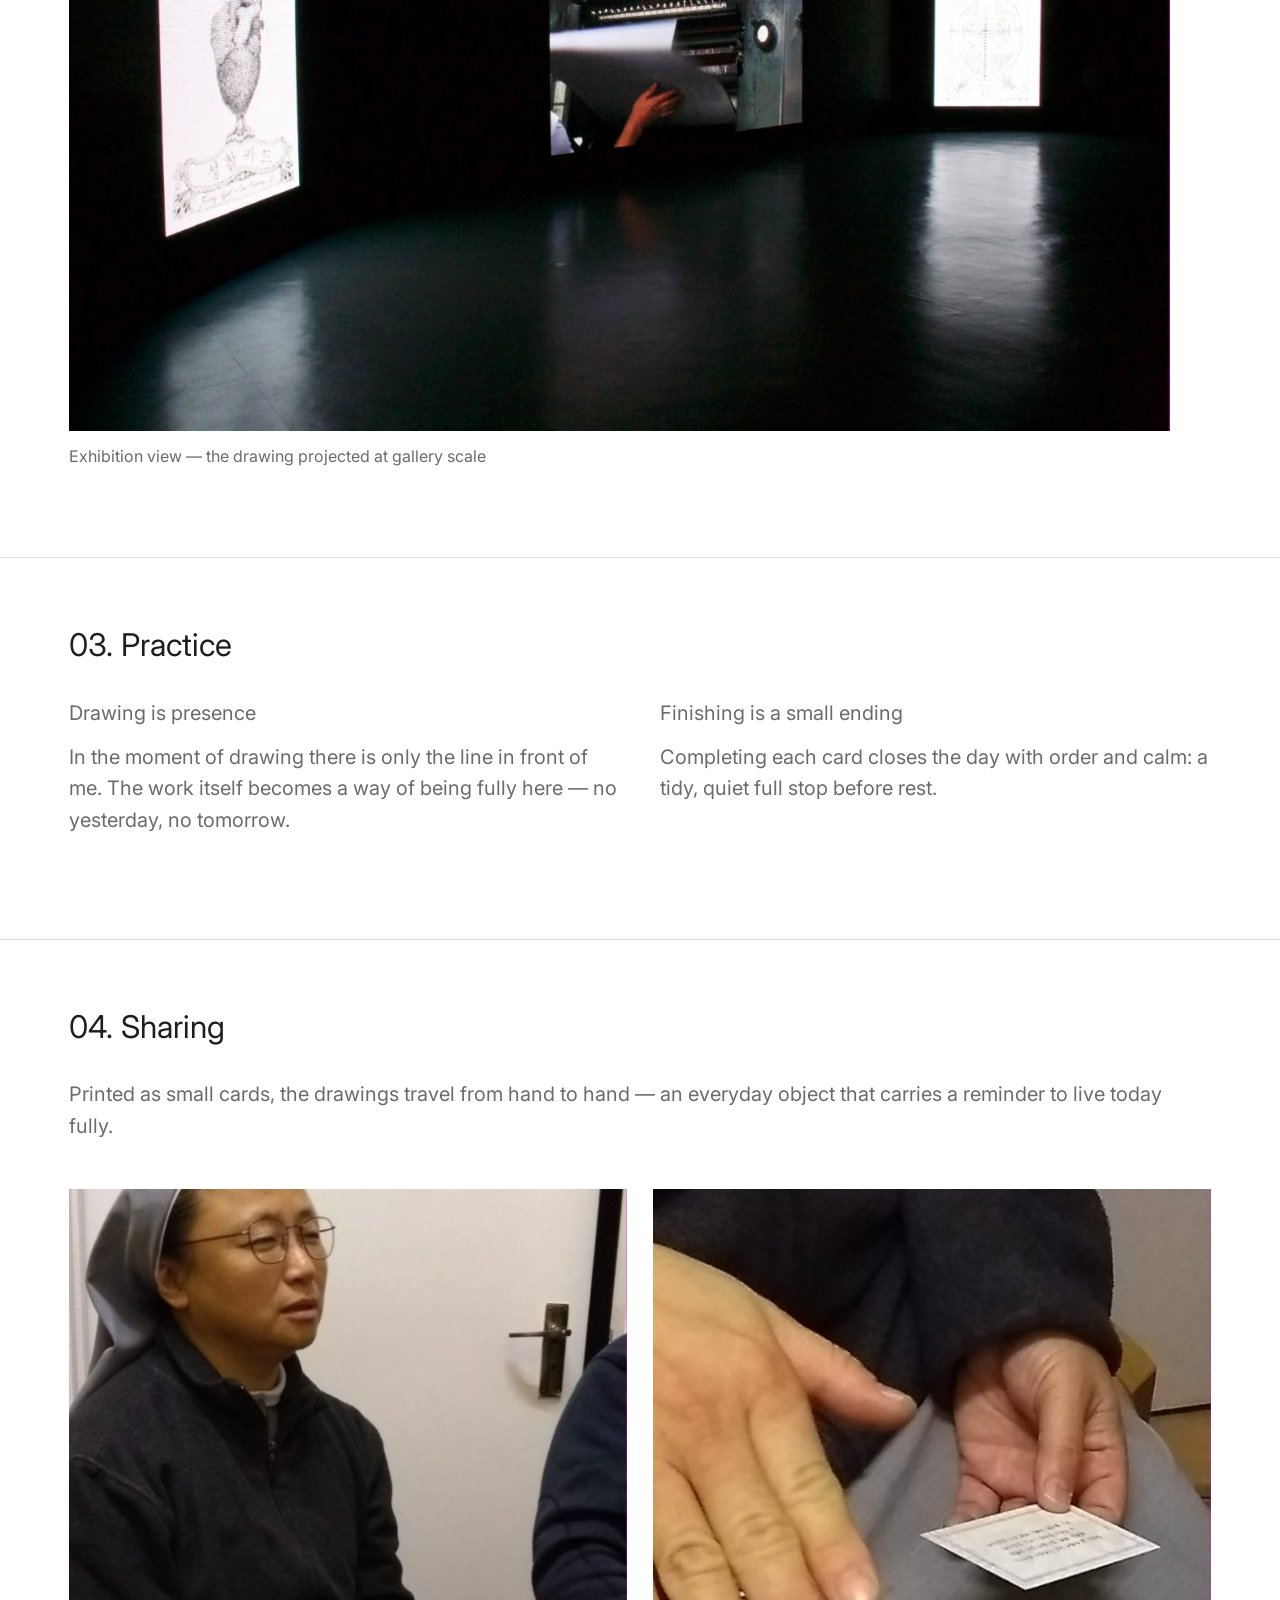
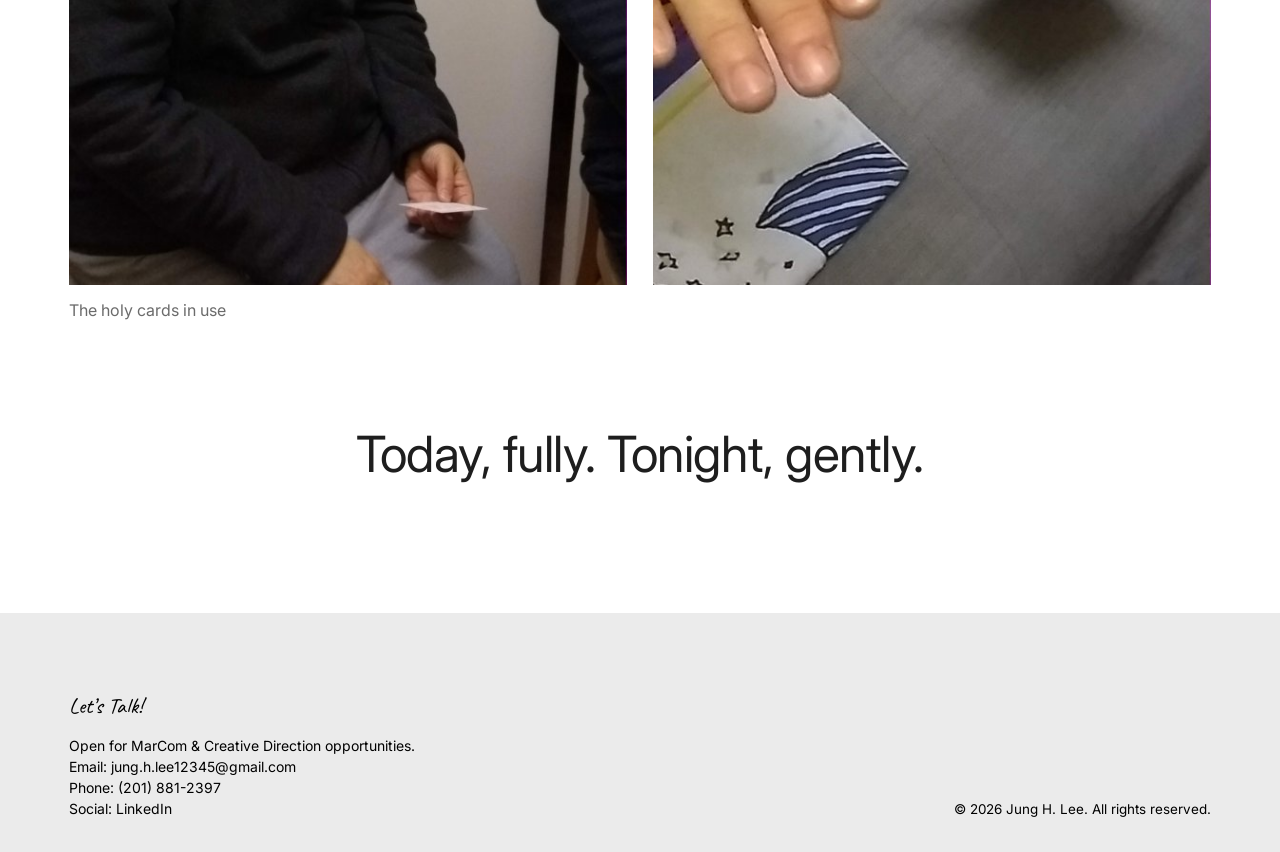
<file: work/brand-goods.html>
<!DOCTYPE html>
<html lang="en">
<head>
<meta charset="utf-8">
<meta name="viewport" content="width=device-width, initial-scale=1">
<title>Brand Goods &amp; Packaging Art — Jung H. Lee</title>
<meta name="description" content="Brand Goods &amp; Packaging Art — Jung H. Lee">
<link rel="preconnect" href="https://fonts.googleapis.com"><link rel="preconnect" href="https://fonts.gstatic.com" crossorigin><link href="https://fonts.googleapis.com/css2?family=Cal+Sans&family=Caveat&family=Inter:wght@400;500&family=Montserrat:wght@700&display=swap" rel="stylesheet">
<link rel="stylesheet" href="../style.css">
</head>
<body class="">
<header class="wrap topbar">
  <a class="logo" href="../index.html">Jung H. Lee</a>
  <nav class="nav" aria-label="Main"><a href="../index.html#work" class="active">Work</a><a href="../about.html" class="">About</a><a href="mailto:jung.h.lee12345@gmail.com">Contact</a></nav>
</header>
<main>
<div class="wrap"><h1 class="hero-title">Brand Goods &amp; Packaging Art</h1><p class="hero-role">Holy Card Series — Pencil on Paper</p><ul class="tags"><li><span>Illustration</span></li><li><span>Pencil Drawing</span></li><li><span>Brand Goods</span></li><li><span>Packaging Art</span></li></ul></div><div class="wrap"><figure class="paper"><img src="../images/g_drawing.jpg" alt="Holy card pencil drawing — Finding God in Our Ordinary Life" loading="lazy" class=""><figcaption>Holy Card — &ldquo;Finding God in Our Ordinary Life&rdquo; · graphite pencil on paper</figcaption></figure></div><div class="wrap"><p class="statement center" style="text-align:center">&ldquo;Rise every morning. Die every night.&rdquo;</p><p class="quote-src">— the daily spirituality of a Catholic monastic order</p></div><p class="wrap statement">A series of holy cards drawn with a pencil — the simplest, most everyday tool — to hold one quiet idea: live only today, and close it in peace.</p><section class="wrap section"><h2>01. Concept</h2><div class="cols-2"><div><p class="col-head">Living in the present</p><p>Not worrying about tomorrow in advance, not bound to yesterday — living this one day, and only this day, completely.</p></div><div><p class="col-head">A peaceful ending</p><p>By practicing death each night, the fear of the real ending fades, and every moment can rest in gratitude and peace.</p></div></div></section><section class="wrap section"><h2>02. Material — Why a Pencil</h2><p><strong>It is the most ordinary tool we own — the one we reach for every day, the one that can be erased and begun again. Yet layer by layer, graphite turns a plain sheet into light, shadow and depth. Simple, familiar, and deep:</strong> the same qualities I wanted the cards to carry.</p><div class=media-block><figure><img src="../images/g_view.jpg" alt="Exhibition view" loading="lazy" class=""><figcaption>Exhibition view — the drawing projected at gallery scale</figcaption></figure></div></section><section class="wrap section"><h2>03. Practice</h2><div class="cols-2"><div><p class="col-head">Drawing is presence</p><p>In the moment of drawing there is only the line in front of me. The work itself becomes a way of being fully here — no yesterday, no tomorrow.</p></div><div><p class="col-head">Finishing is a small ending</p><p>Completing each card closes the day with order and calm: a tidy, quiet full stop before rest.</p></div></div></section><section class="wrap section"><h2>04. Sharing</h2><p>Printed as small cards, the drawings travel from hand to hand — an everyday object that carries a reminder to live today fully.</p><div class=media-block><div class="grid-2 tall"><figure><img src="../images/g_portrait.jpg" alt="Holding a holy card" loading="lazy" class=""></figure><figure><img src="../images/g_hand.jpg" alt="Holy card in hand" loading="lazy" class=""></figure></div><figcaption>The holy cards in use</figcaption></div></section><p class="wrap statement center" style="text-align:center;margin-top:clamp(60px,8vw,160px)">Today, fully. Tonight, gently.</p>
</main>
<footer class="footer" id="contact">
  <div class="wrap">
    <div>
      <h3>Let&rsquo;s Talk!</h3>
      <p>Open for MarCom &amp; Creative Direction opportunities.</p>
      <p>Email: <a href="mailto:jung.h.lee12345@gmail.com">jung.h.lee12345@gmail.com</a></p>
      <p>Phone: <a href="tel:+12018812397">(201) 881-2397</a></p>
      <p>Social: <a href="https://www.linkedin.com/in/jung-lee-design" target="_blank" rel="noopener">LinkedIn</a></p>
    </div>
    <p class="copy">&copy; 2026 Jung H. Lee. All rights reserved.</p>
  </div>
</footer>
</body>
</html>
</file>
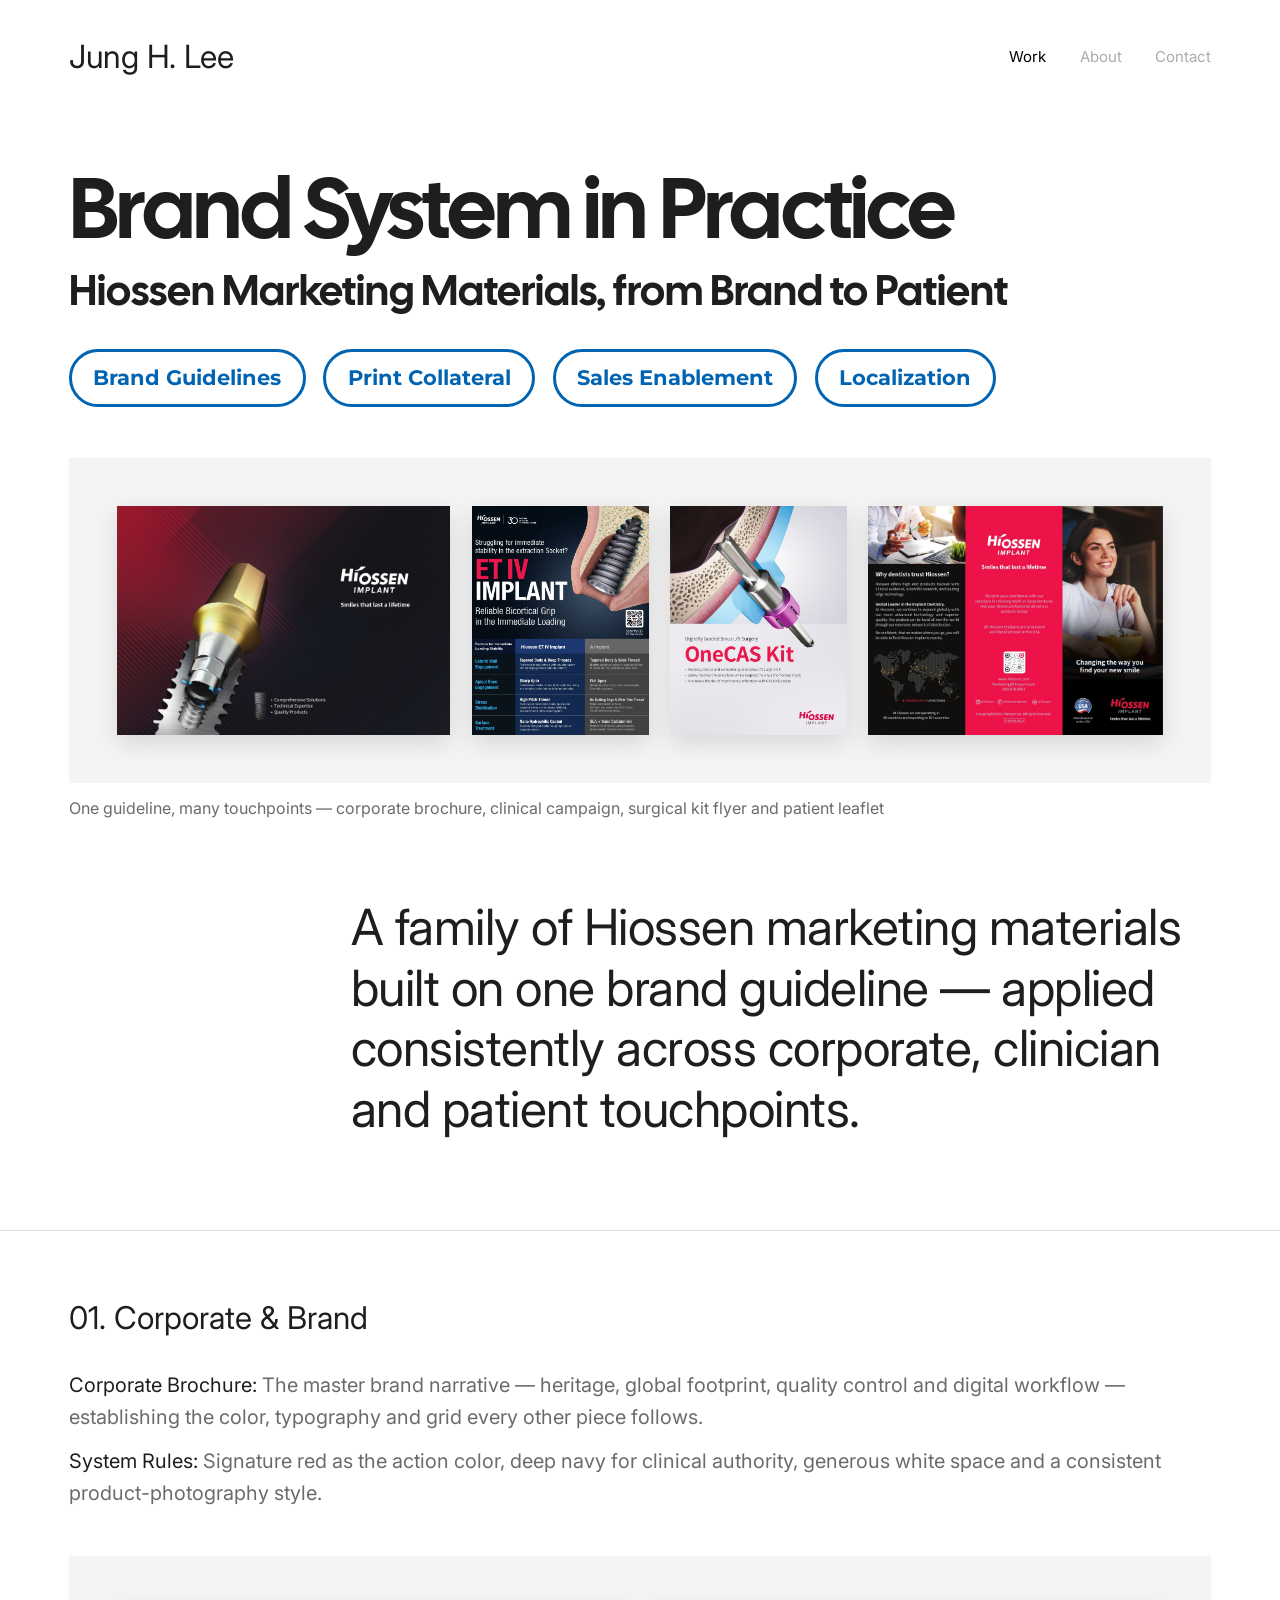
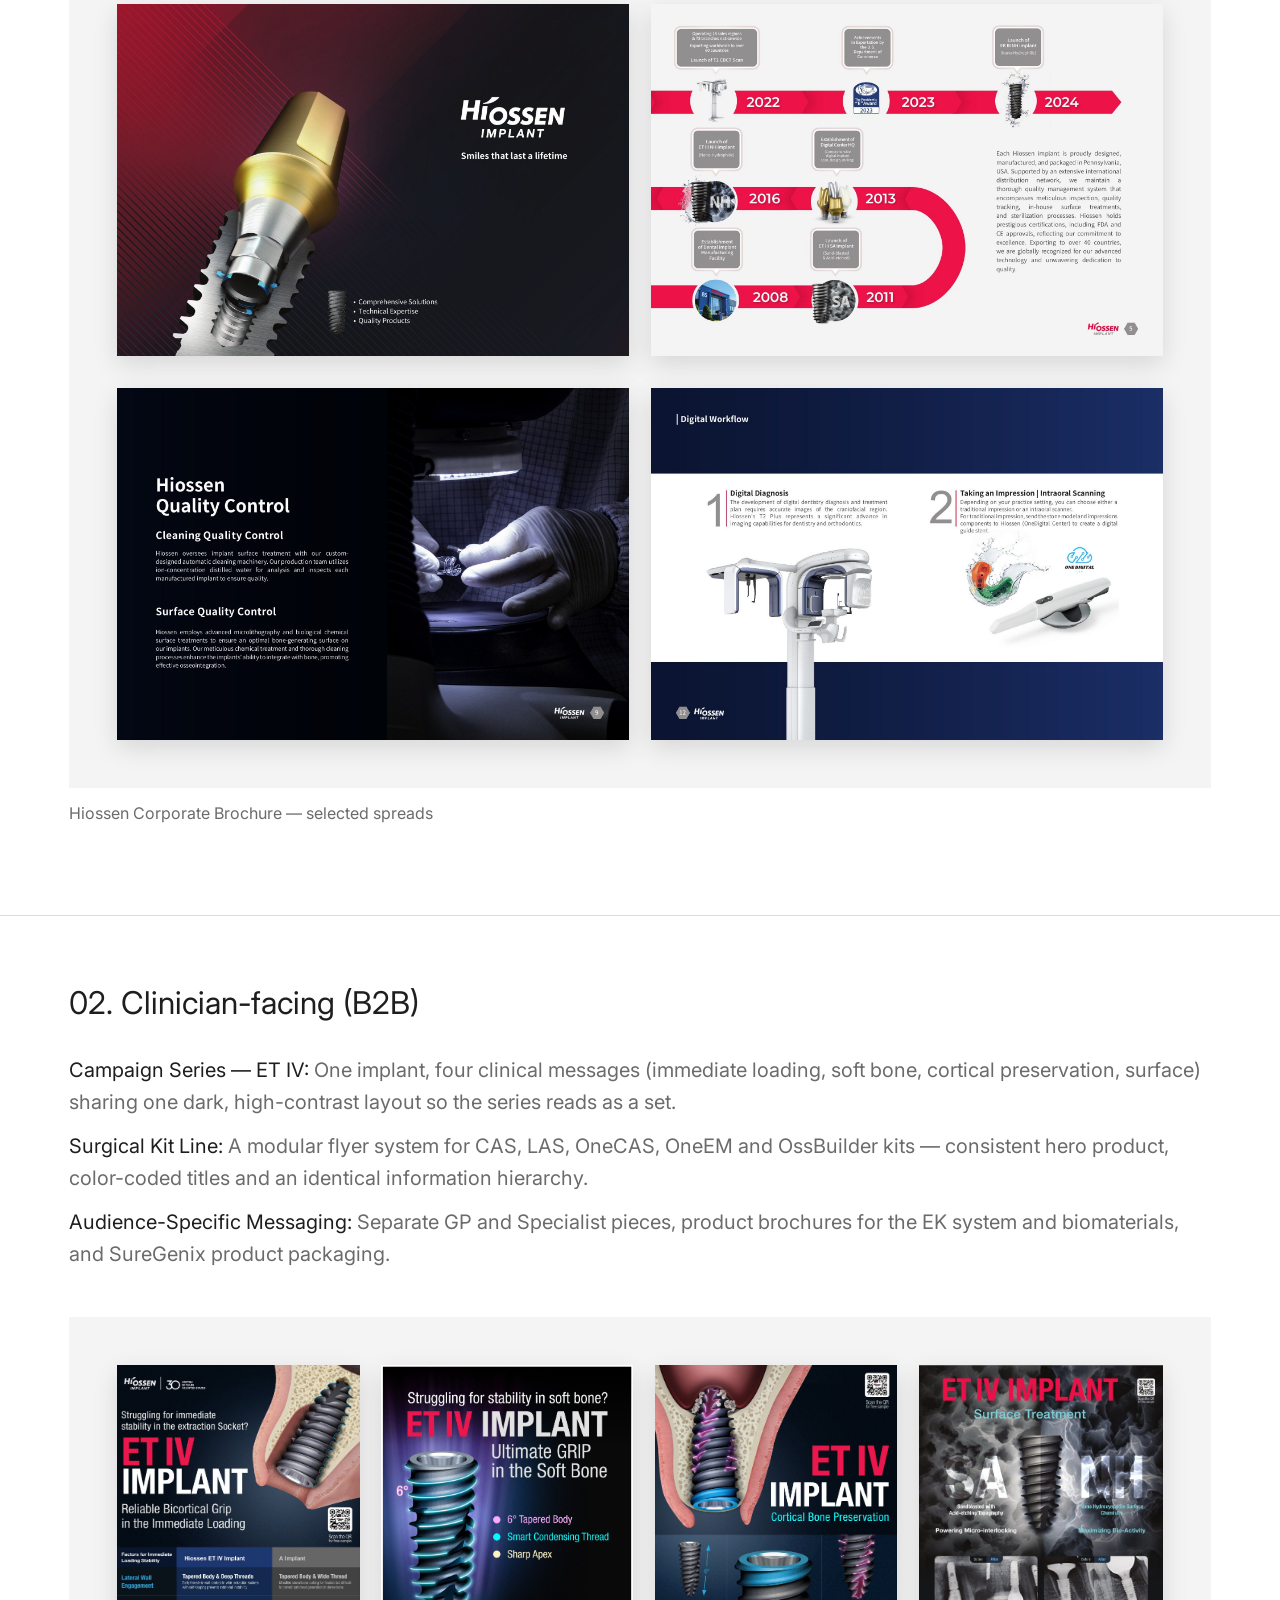
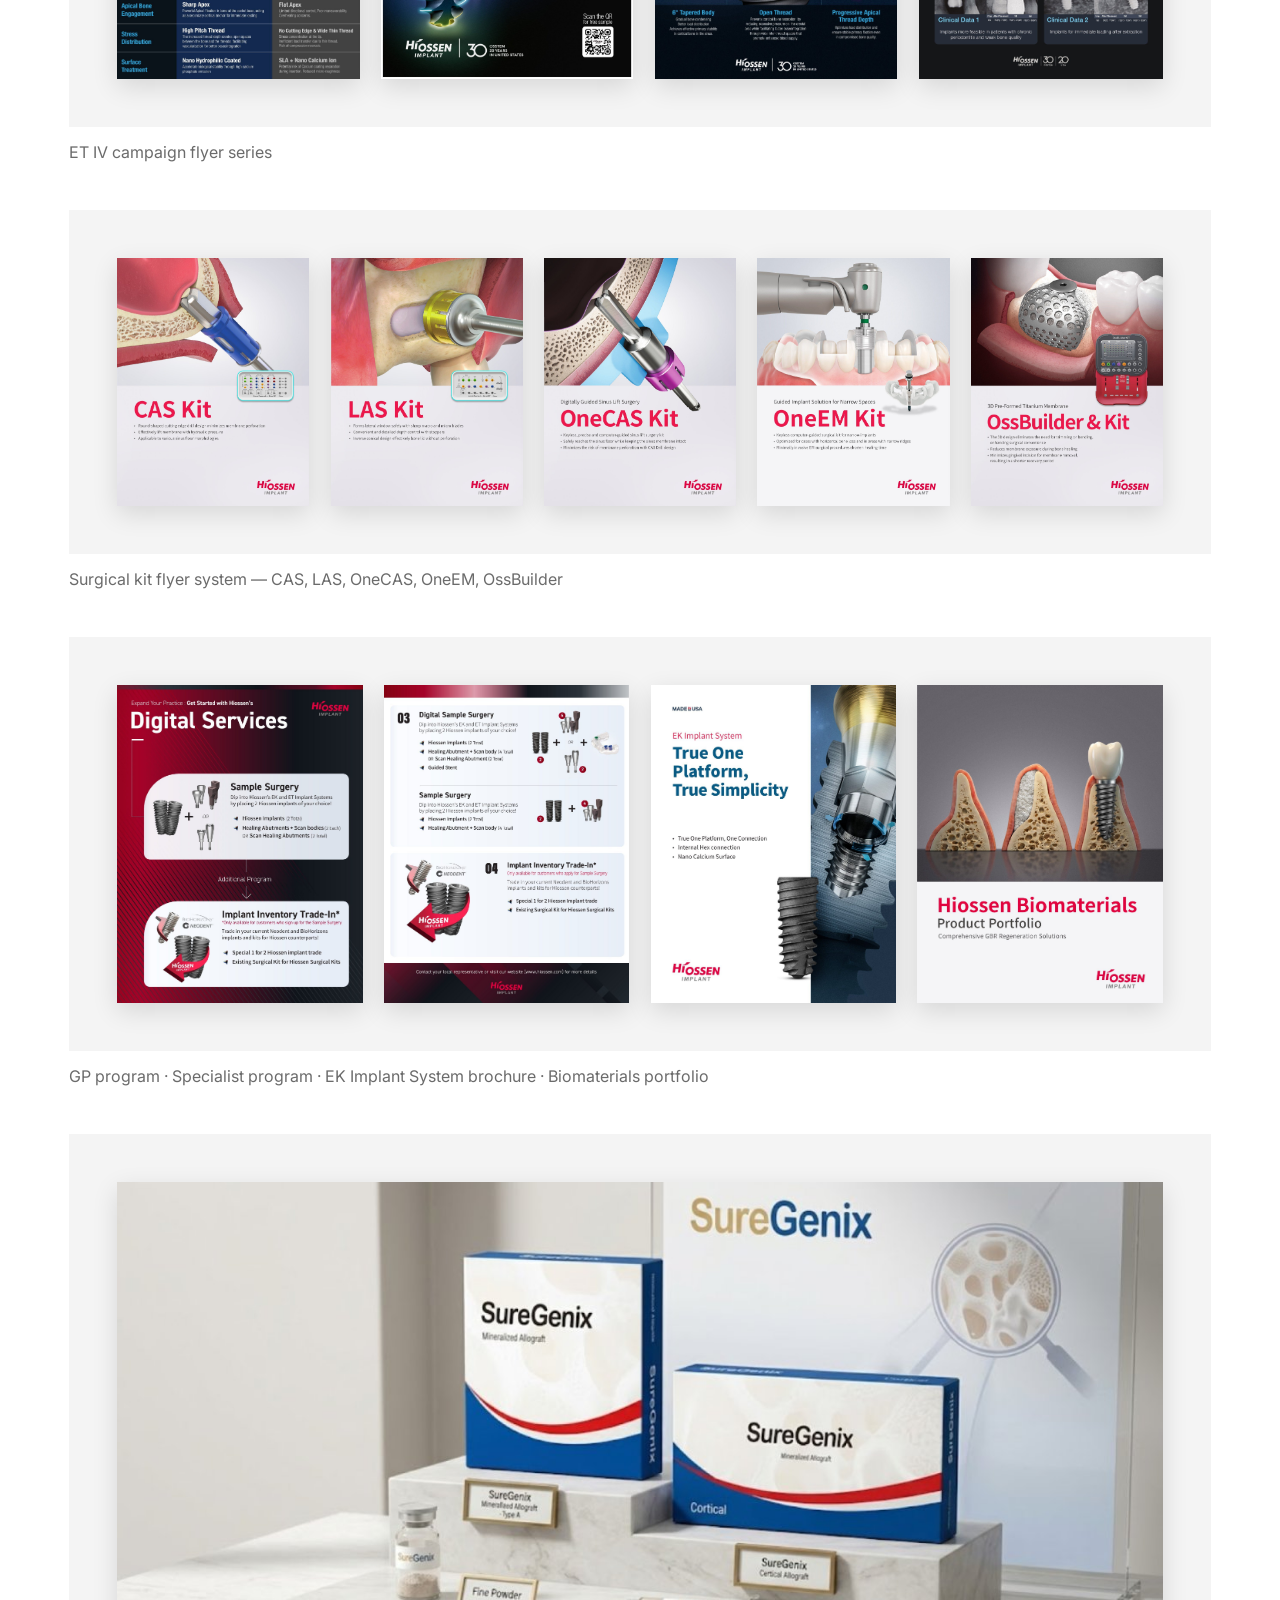
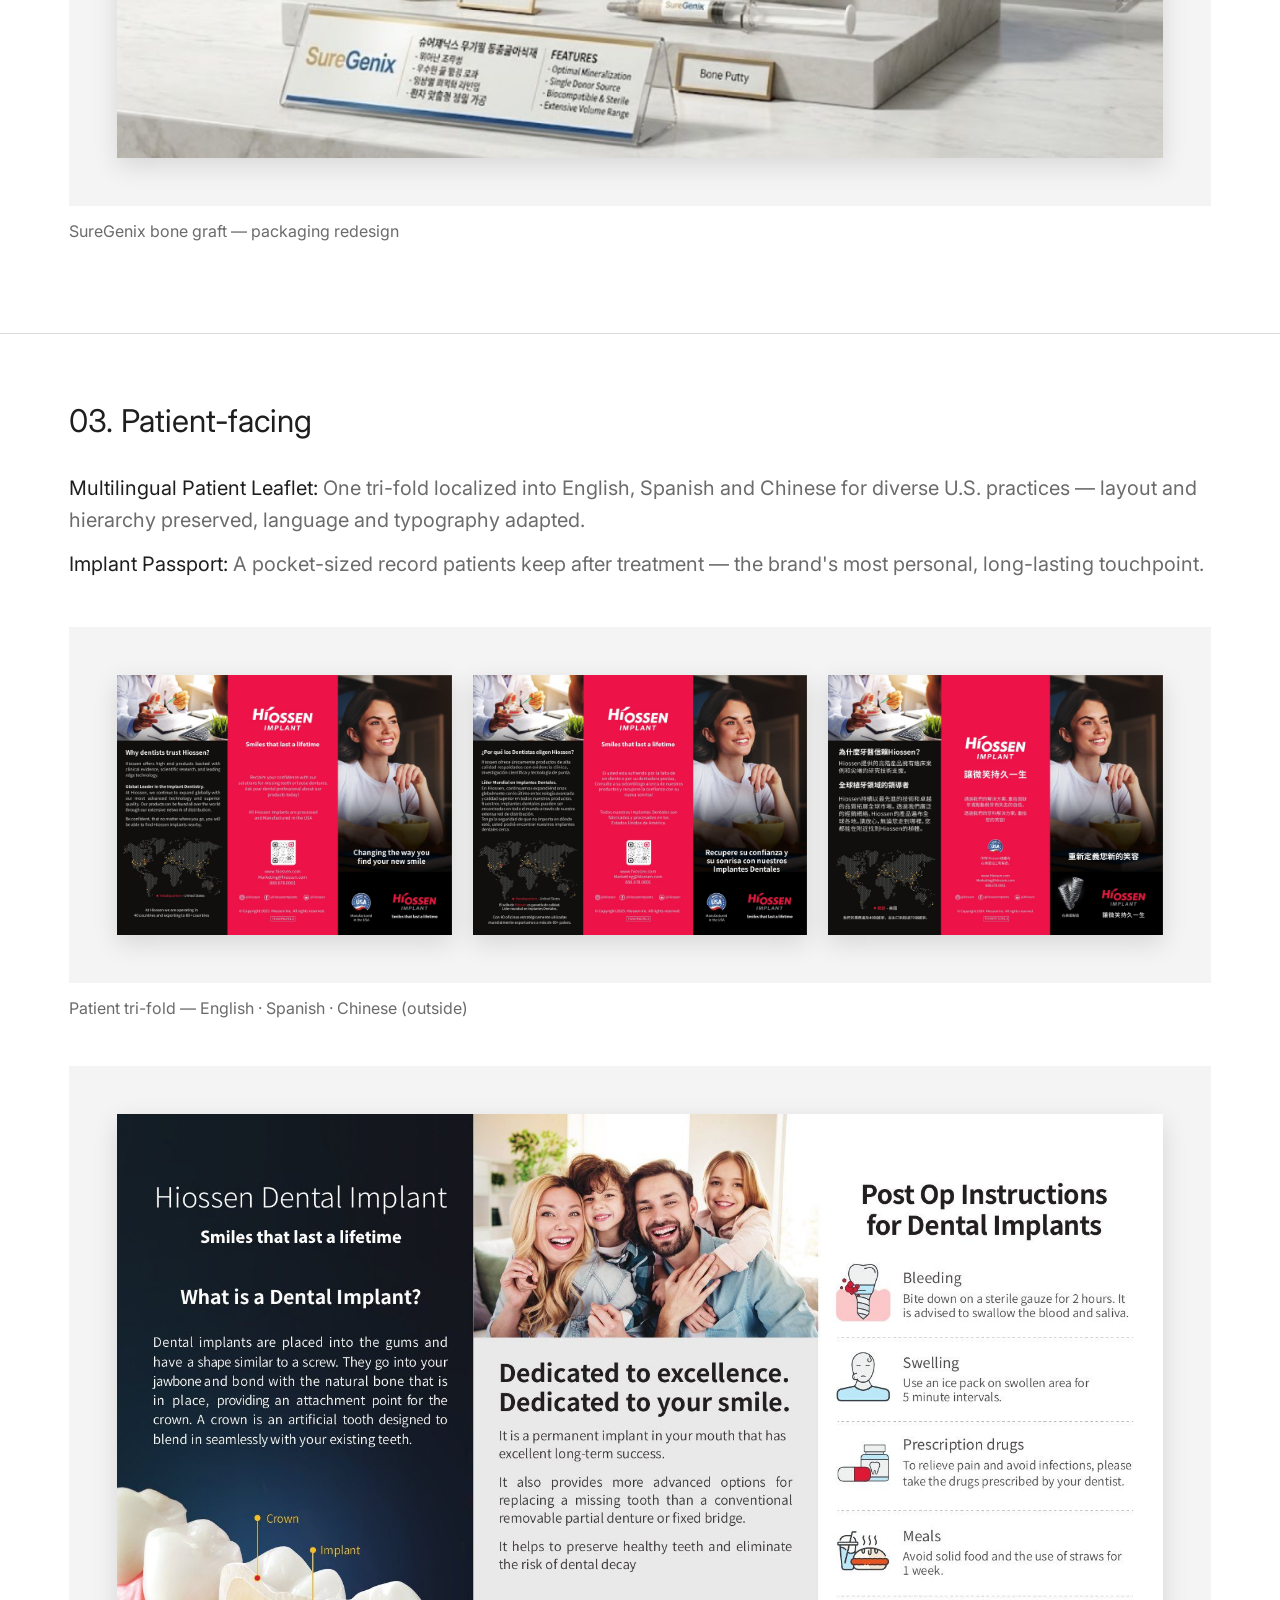
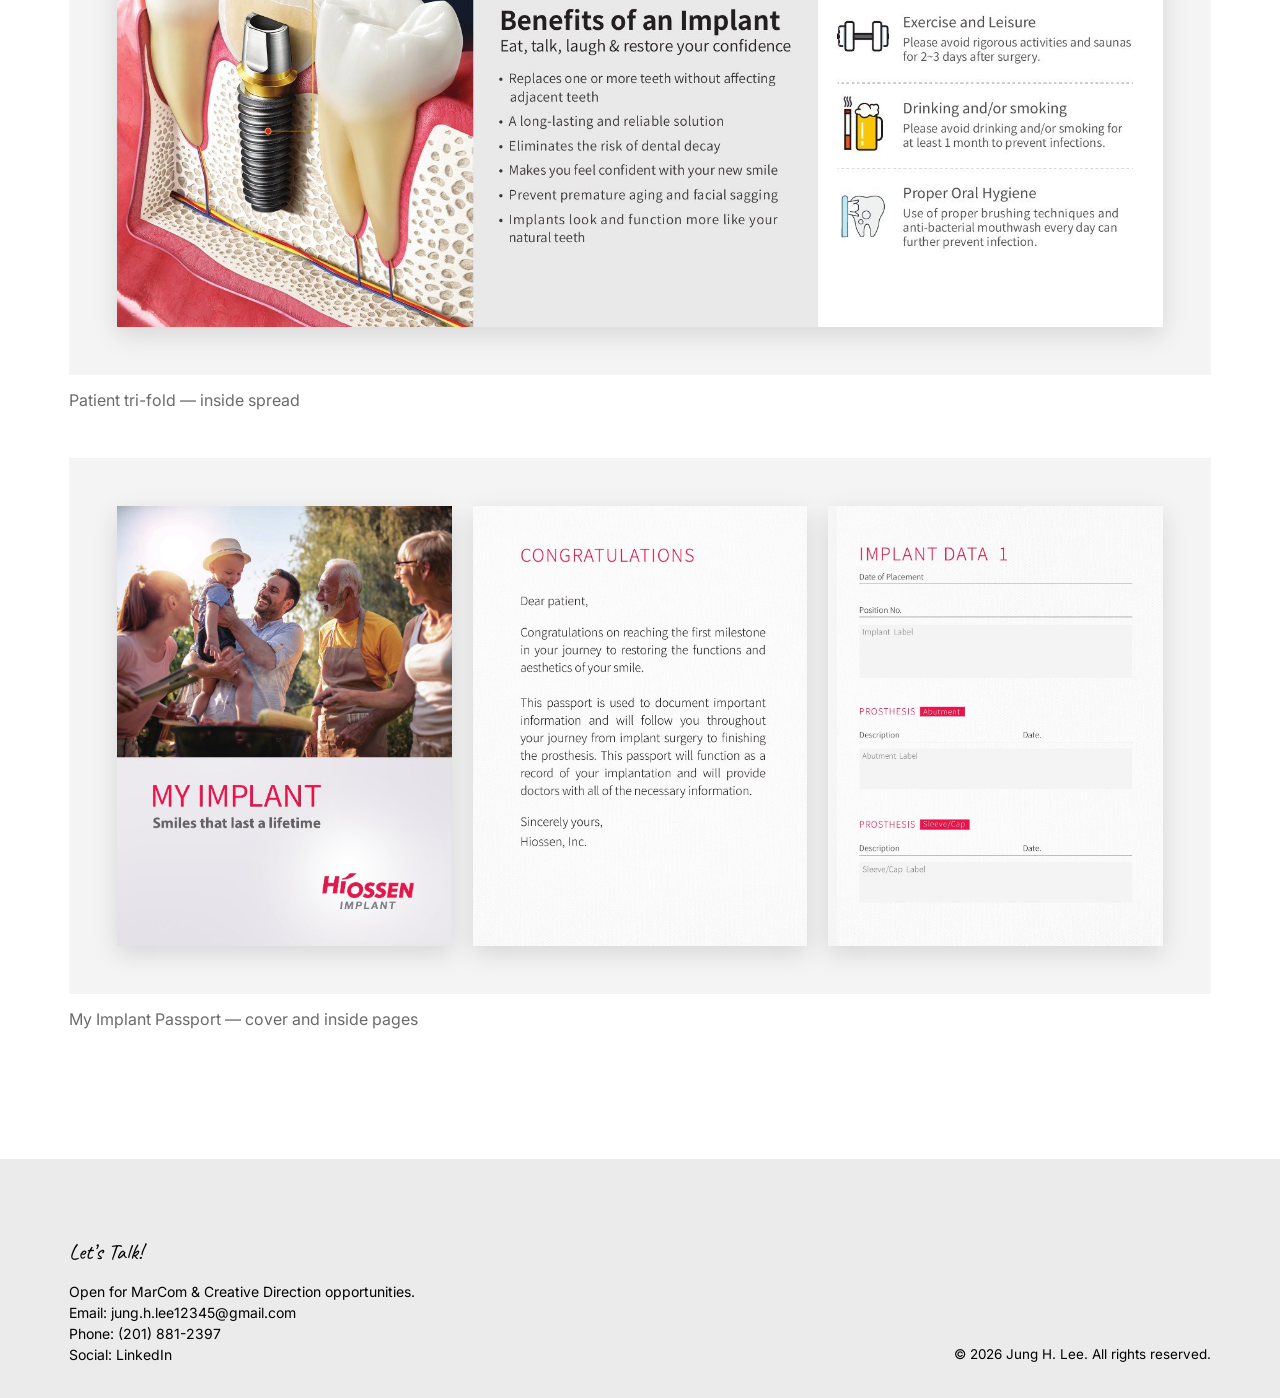
<file: work/brand-system.html>
<!DOCTYPE html>
<html lang="en">
<head>
<meta charset="utf-8">
<meta name="viewport" content="width=device-width, initial-scale=1">
<title>Brand System in Practice — Jung H. Lee</title>
<meta name="description" content="Brand System in Practice — Jung H. Lee">
<link rel="preconnect" href="https://fonts.googleapis.com"><link rel="preconnect" href="https://fonts.gstatic.com" crossorigin><link href="https://fonts.googleapis.com/css2?family=Cal+Sans&family=Caveat&family=Inter:wght@400;500&family=Montserrat:wght@700&display=swap" rel="stylesheet">
<link rel="stylesheet" href="../style.css">
</head>
<body class="">
<header class="wrap topbar">
  <a class="logo" href="../index.html">Jung H. Lee</a>
  <nav class="nav" aria-label="Main"><a href="../index.html#work" class="active">Work</a><a href="../about.html" class="">About</a><a href="mailto:jung.h.lee12345@gmail.com">Contact</a></nav>
</header>
<main>
<div class="wrap"><h1 class="hero-title">Brand System in Practice</h1><p class="hero-role">Hiossen Marketing Materials, from Brand to Patient</p><ul class="tags"><li><span>Brand Guidelines</span></li><li><span>Print Collateral</span></li><li><span>Sales Enablement</span></li><li><span>Localization</span></li></ul></div><div class="wrap hero-media"><figure><div class="board"><div class="row"><img src="../images/bs_c01.jpg" alt="Corporate brochure" loading="lazy" style="--r:1.454"><img src="../images/bs_e1.jpg" alt="ET IV flyer" loading="lazy" style="--r:0.7727"><img src="../images/bs_k3.jpg" alt="OneCAS flyer" loading="lazy" style="--r:0.7727"><img src="../images/bs_t1.jpg" alt="Patient leaflet" loading="lazy" style="--r:1.2856"></div></div><figcaption>One guideline, many touchpoints — corporate brochure, clinical campaign, surgical kit flyer and patient leaflet</figcaption></figure></div><p class="wrap statement">A family of Hiossen marketing materials built on one brand guideline — applied consistently across corporate, clinician and patient touchpoints.</p><section class="wrap section"><h2>01. Corporate &amp; Brand</h2><p><strong>Corporate Brochure:</strong> The master brand narrative — heritage, global footprint, quality control and digital workflow — establishing the color, typography and grid every other piece follows.</p><p><strong>System Rules:</strong> Signature red as the action color, deep navy for clinical authority, generous white space and a consistent product-photography style.</p><div class=media-block><figure><div class="board"><div class="row"><img src="../images/bs_c01.jpg" alt="Brochure cover" loading="lazy" style="--r:1.454"><img src="../images/bs_c05.jpg" alt="Brochure spread" loading="lazy" style="--r:1.454"></div><div class="row"><img src="../images/bs_c09.jpg" alt="Brochure spread" loading="lazy" style="--r:1.454"><img src="../images/bs_c12.jpg" alt="Brochure spread" loading="lazy" style="--r:1.454"></div></div><figcaption>Hiossen Corporate Brochure — selected spreads</figcaption></figure></div></section><section class="wrap section"><h2>02. Clinician-facing (B2B)</h2><p><strong>Campaign Series — ET IV:</strong> One implant, four clinical messages (immediate loading, soft bone, cortical preservation, surface) sharing one dark, high-contrast layout so the series reads as a set.</p><p><strong>Surgical Kit Line:</strong> A modular flyer system for CAS, LAS, OneCAS, OneEM and OssBuilder kits — consistent hero product, color-coded titles and an identical information hierarchy.</p><p><strong>Audience-Specific Messaging:</strong> Separate GP and Specialist pieces, product brochures for the EK system and biomaterials, and SureGenix product packaging.</p><div class=media-block><figure><div class="board"><div class="row"><img src="../images/bs_e1.jpg" alt="ET IV flyer" loading="lazy" style="--r:0.7727"><img src="../images/bs_e2.jpg" alt="ET IV flyer" loading="lazy" style="--r:0.8028"><img src="../images/bs_e3.jpg" alt="ET IV flyer" loading="lazy" style="--r:0.7727"><img src="../images/bs_e4.jpg" alt="ET IV flyer" loading="lazy" style="--r:0.7778"></div></div><figcaption>ET IV campaign flyer series</figcaption></figure><div class="media-block"></div><figure><div class="board"><div class="row"><img src="../images/bs_k1.jpg" alt="Surgical kit flyer" loading="lazy" style="--r:0.7727"><img src="../images/bs_k2.jpg" alt="Surgical kit flyer" loading="lazy" style="--r:0.7727"><img src="../images/bs_k3.jpg" alt="Surgical kit flyer" loading="lazy" style="--r:0.7727"><img src="../images/bs_k4.jpg" alt="Surgical kit flyer" loading="lazy" style="--r:0.7727"><img src="../images/bs_k5.jpg" alt="Surgical kit flyer" loading="lazy" style="--r:0.7727"></div></div><figcaption>Surgical kit flyer system — CAS, LAS, OneCAS, OneEM, OssBuilder</figcaption></figure><div class="media-block"></div><figure><div class="board"><div class="row"><img src="../images/bs_g1.jpg" alt="Audience-specific collateral" loading="lazy" style="--r:0.7727"><img src="../images/bs_g2.jpg" alt="Audience-specific collateral" loading="lazy" style="--r:0.7727"><img src="../images/bs_g3.jpg" alt="Audience-specific collateral" loading="lazy" style="--r:0.7727"><img src="../images/bs_g4.jpg" alt="Audience-specific collateral" loading="lazy" style="--r:0.7727"></div></div><figcaption>GP program · Specialist program · EK Implant System brochure · Biomaterials portfolio</figcaption></figure><div class="media-block"></div><figure><div class="board"><div class="row"><img src="../images/sg.jpg" alt="SureGenix packaging" loading="lazy" style="--r:1.8143"></div></div><figcaption>SureGenix bone graft — packaging redesign</figcaption></figure></div></section><section class="wrap section"><h2>03. Patient-facing</h2><p><strong>Multilingual Patient Leaflet:</strong> One tri-fold localized into English, Spanish and Chinese for diverse U.S. practices — layout and hierarchy preserved, language and typography adapted.</p><p><strong>Implant Passport:</strong> A pocket-sized record patients keep after treatment — the brand&#x27;s most personal, long-lasting touchpoint.</p><div class=media-block><figure><div class="board"><div class="row"><img src="../images/bs_t1.jpg" alt="English leaflet" loading="lazy" style="--r:1.2856"><img src="../images/bs_t2.jpg" alt="Spanish leaflet" loading="lazy" style="--r:1.2856"><img src="../images/bs_t3.jpg" alt="Chinese leaflet" loading="lazy" style="--r:1.2856"></div></div><figcaption>Patient tri-fold — English · Spanish · Chinese (outside)</figcaption></figure><div class="media-block"></div><figure><div class="board"><div class="row"><img src="../images/bs_t4.jpg" alt="Leaflet inside spread" loading="lazy" style="--r:1.2856"></div></div><figcaption>Patient tri-fold — inside spread</figcaption></figure><div class="media-block"></div><figure><div class="board"><div class="row"><img src="../images/bs_p1.jpg" alt="Passport cover" loading="lazy" style="--r:0.76"><img src="../images/bs_p2.jpg" alt="Passport page" loading="lazy" style="--r:0.76"><img src="../images/bs_p3.jpg" alt="Passport page" loading="lazy" style="--r:0.76"></div></div><figcaption>My Implant Passport — cover and inside pages</figcaption></figure></div></section>
</main>
<footer class="footer" id="contact">
  <div class="wrap">
    <div>
      <h3>Let&rsquo;s Talk!</h3>
      <p>Open for MarCom &amp; Creative Direction opportunities.</p>
      <p>Email: <a href="mailto:jung.h.lee12345@gmail.com">jung.h.lee12345@gmail.com</a></p>
      <p>Phone: <a href="tel:+12018812397">(201) 881-2397</a></p>
      <p>Social: <a href="https://www.linkedin.com/in/jung-lee-design" target="_blank" rel="noopener">LinkedIn</a></p>
    </div>
    <p class="copy">&copy; 2026 Jung H. Lee. All rights reserved.</p>
  </div>
</footer>
</body>
</html>
</file>
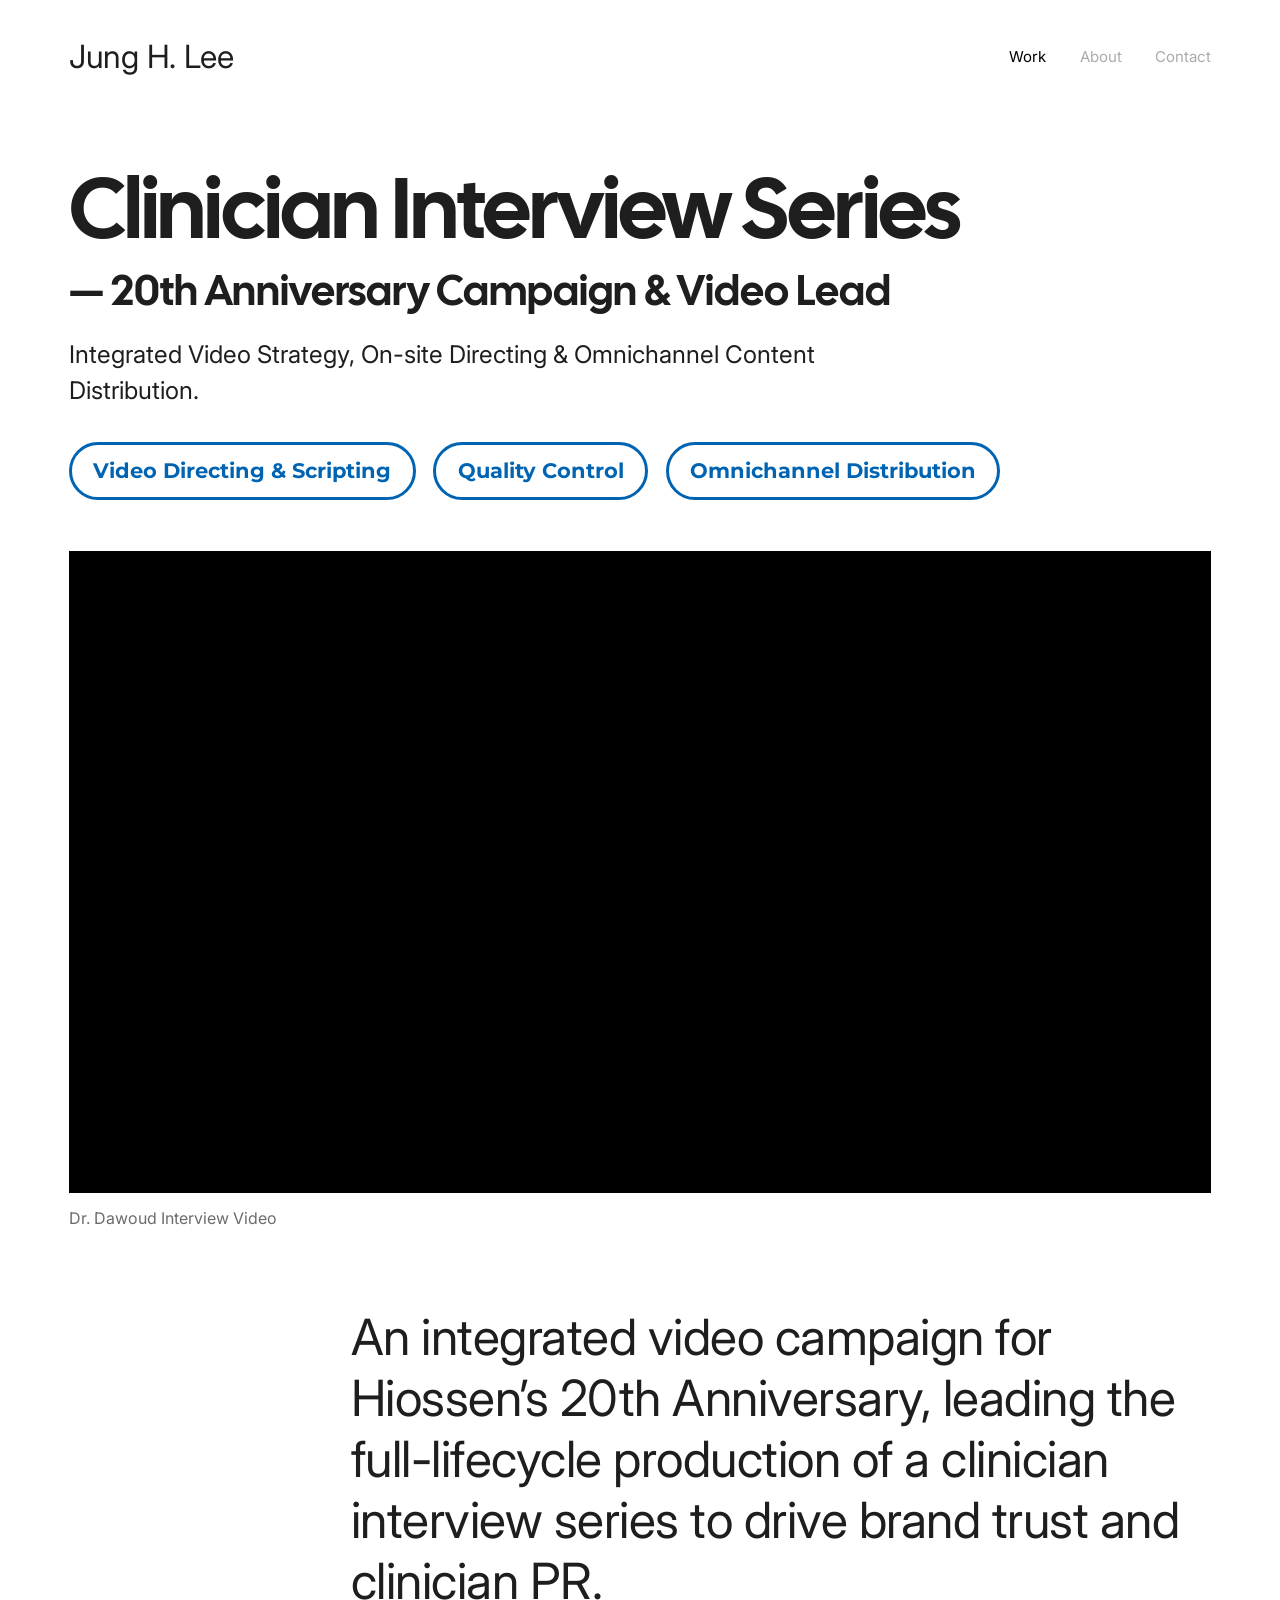
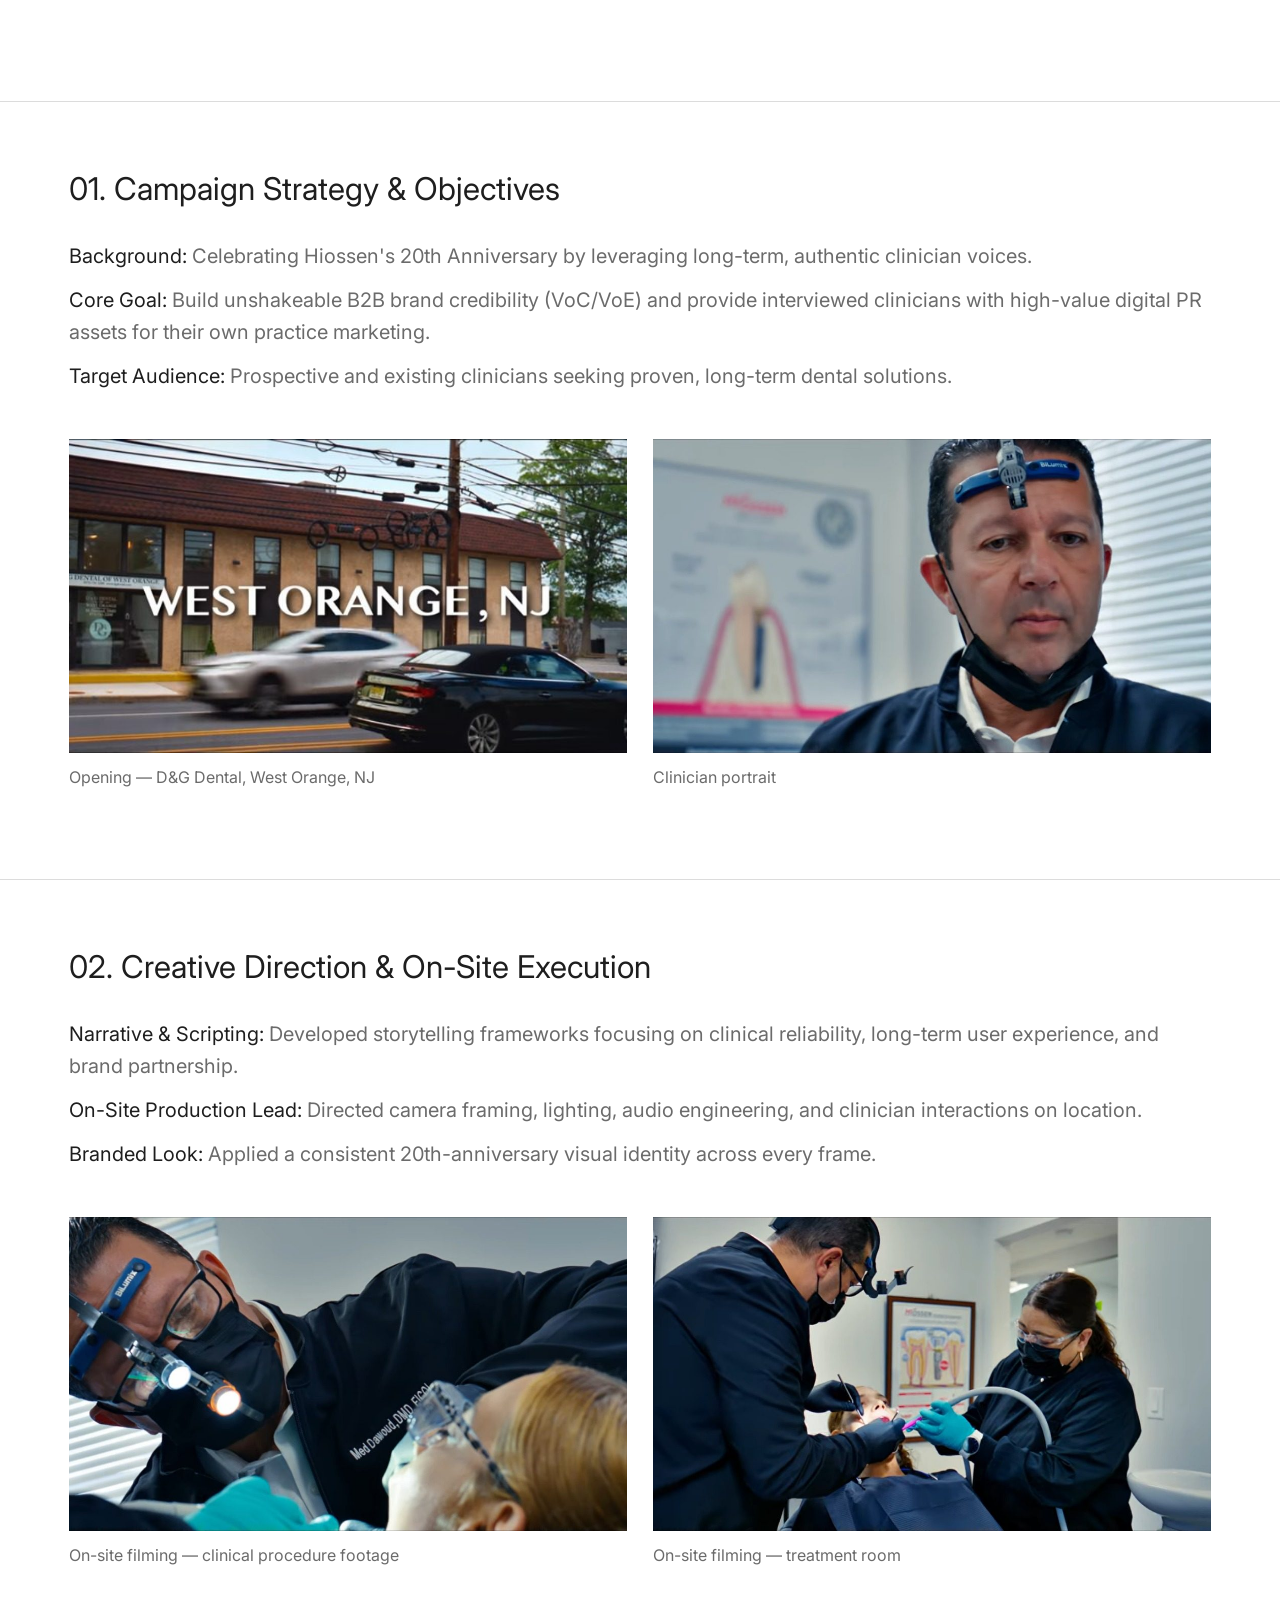
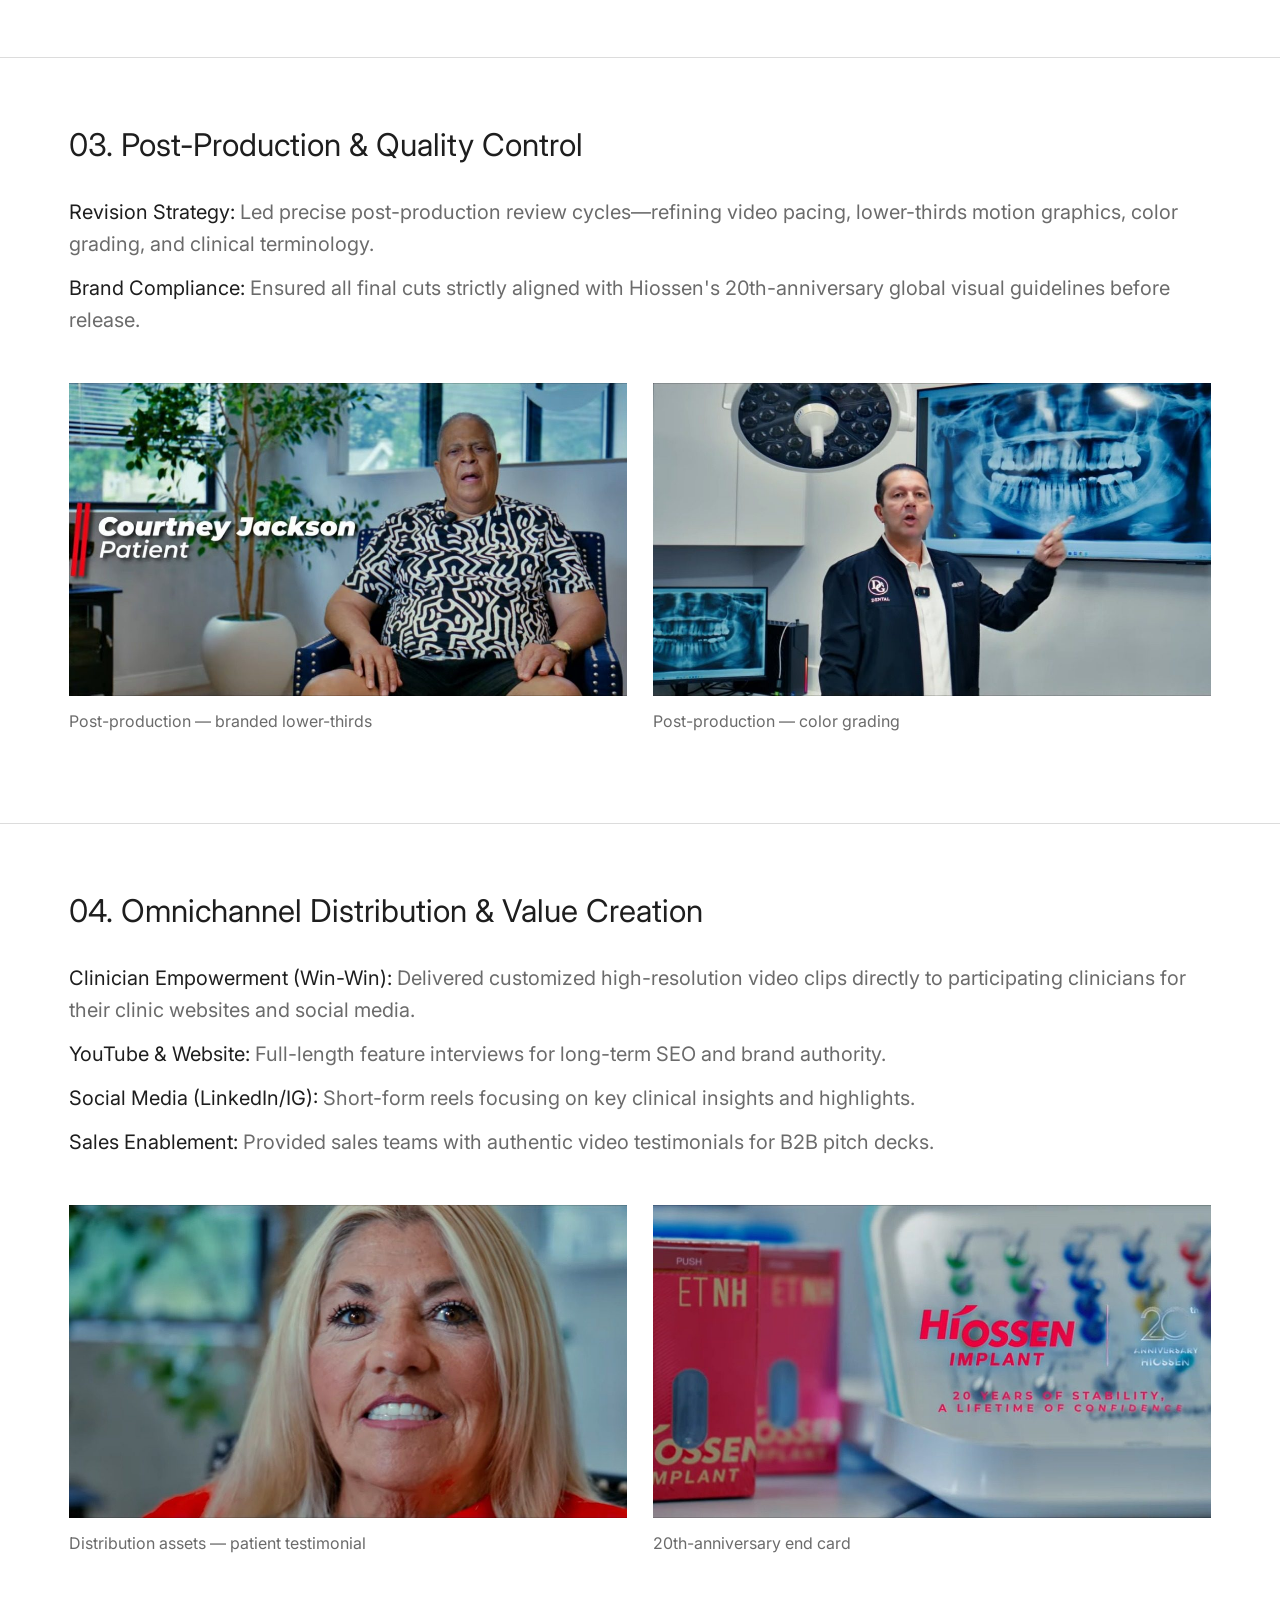
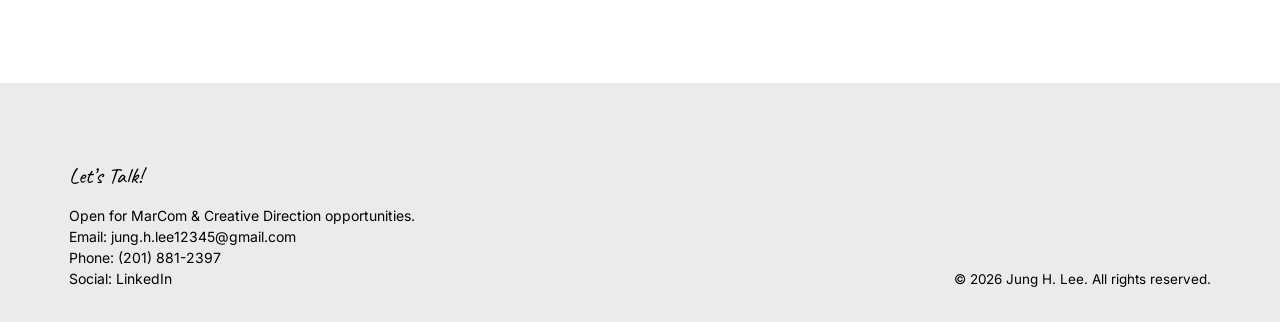
<file: work/clinician-interview.html>
<!DOCTYPE html>
<html lang="en">
<head>
<meta charset="utf-8">
<meta name="viewport" content="width=device-width, initial-scale=1">
<title>Clinician Interview Series — Jung H. Lee</title>
<meta name="description" content="Clinician Interview Series — Jung H. Lee">
<link rel="preconnect" href="https://fonts.googleapis.com"><link rel="preconnect" href="https://fonts.gstatic.com" crossorigin><link href="https://fonts.googleapis.com/css2?family=Cal+Sans&family=Caveat&family=Inter:wght@400;500&family=Montserrat:wght@700&display=swap" rel="stylesheet">
<link rel="stylesheet" href="../style.css">
</head>
<body class="">
<header class="wrap topbar">
  <a class="logo" href="../index.html">Jung H. Lee</a>
  <nav class="nav" aria-label="Main"><a href="../index.html#work" class="active">Work</a><a href="../about.html" class="">About</a><a href="mailto:jung.h.lee12345@gmail.com">Contact</a></nav>
</header>
<main>
<div class="wrap"><h1 class="hero-title">Clinician Interview Series</h1><p class="hero-role">— 20th Anniversary Campaign &amp; Video Lead</p><p class="hero-sub">Integrated Video Strategy, On-site Directing &amp; Omnichannel Content Distribution.</p><ul class="tags"><li><span>Video Directing &amp; Scripting</span></li><li><span>Quality Control</span></li><li><span>Omnichannel Distribution</span></li></ul></div><div class="wrap hero-media"><figure><div class="video"><iframe src="https://www.youtube-nocookie.com/embed/tC9Yv0hSF8I?rel=0" title="Why Dr. Med Dawoud of D&amp;G Dental Trusts Hiossen Implants" allow="accelerometer; autoplay; clipboard-write; encrypted-media; gyroscope; picture-in-picture; web-share" referrerpolicy="strict-origin-when-cross-origin" allowfullscreen loading="lazy"></iframe></div><figcaption>Dr. Dawoud Interview Video</figcaption></figure></div><p class="wrap statement">An integrated video campaign for Hiossen&rsquo;s 20th Anniversary, leading the full-lifecycle production of a clinician interview series to drive brand trust and clinician PR.</p><section class="wrap section"><h2>01. Campaign Strategy &amp; Objectives</h2><p><strong>Background:</strong> Celebrating Hiossen&#x27;s 20th Anniversary by leveraging long-term, authentic clinician voices.</p><p><strong>Core Goal:</strong> Build unshakeable B2B brand credibility (VoC/VoE) and provide interviewed clinicians with high-value digital PR assets for their own practice marketing.</p><p><strong>Target Audience:</strong> Prospective and existing clinicians seeking proven, long-term dental solutions.</p><div class=media-block><div class="grid-2 wide"><figure><img src="../images/cl_01a.jpg" alt="D&amp;G Dental exterior, West Orange NJ" loading="lazy" class=""><figcaption>Opening — D&amp;G Dental, West Orange, NJ</figcaption></figure><figure><img src="../images/cl_01b.jpg" alt="Clinician portrait" loading="lazy" class=""><figcaption>Clinician portrait</figcaption></figure></div></div></section><section class="wrap section"><h2>02. Creative Direction &amp; On-Site Execution</h2><p><strong>Narrative &amp; Scripting:</strong> Developed storytelling frameworks focusing on clinical reliability, long-term user experience, and brand partnership.</p><p><strong>On-Site Production Lead:</strong> Directed camera framing, lighting, audio engineering, and clinician interactions on location.</p><p><strong>Branded Look:</strong> Applied a consistent 20th-anniversary visual identity across every frame.</p><div class=media-block><div class="grid-2 wide"><figure><img src="../images/cl_02a.jpg" alt="Treatment close-up" loading="lazy" class=""><figcaption>On-site filming — clinical procedure footage</figcaption></figure><figure><img src="../images/cl_02b.jpg" alt="Clinician and assistant with patient" loading="lazy" class=""><figcaption>On-site filming — treatment room</figcaption></figure></div></div></section><section class="wrap section"><h2>03. Post-Production &amp; Quality Control</h2><p><strong>Revision Strategy:</strong> Led precise post-production review cycles—refining video pacing, lower-thirds motion graphics, color grading, and clinical terminology.</p><p><strong>Brand Compliance:</strong> Ensured all final cuts strictly aligned with Hiossen&#x27;s 20th-anniversary global visual guidelines before release.</p><div class=media-block><div class="grid-2 wide"><figure><img src="../images/cl_03a.jpg" alt="Patient lower-third" loading="lazy" class=""><figcaption>Post-production — branded lower-thirds</figcaption></figure><figure><img src="../images/cl_03b.jpg" alt="Clinician explaining an X-ray" loading="lazy" class=""><figcaption>Post-production — color grading</figcaption></figure></div></div></section><section class="wrap section"><h2>04. Omnichannel Distribution &amp; Value Creation</h2><p><strong>Clinician Empowerment (Win-Win):</strong> Delivered customized high-resolution video clips directly to participating clinicians for their clinic websites and social media.</p><p><strong>YouTube &amp; Website:</strong> Full-length feature interviews for long-term SEO and brand authority.</p><p><strong>Social Media (LinkedIn/IG):</strong> Short-form reels focusing on key clinical insights and highlights.</p><p><strong>Sales Enablement:</strong> Provided sales teams with authentic video testimonials for B2B pitch decks.</p><div class=media-block><div class="grid-2 wide"><figure><img src="../images/cl_04a.jpg" alt="Patient testimonial" loading="lazy" class=""><figcaption>Distribution assets — patient testimonial</figcaption></figure><figure><img src="../images/cl_04b.jpg" alt="20th anniversary end card" loading="lazy" class=""><figcaption>20th-anniversary end card</figcaption></figure></div></div></section>
</main>
<footer class="footer" id="contact">
  <div class="wrap">
    <div>
      <h3>Let&rsquo;s Talk!</h3>
      <p>Open for MarCom &amp; Creative Direction opportunities.</p>
      <p>Email: <a href="mailto:jung.h.lee12345@gmail.com">jung.h.lee12345@gmail.com</a></p>
      <p>Phone: <a href="tel:+12018812397">(201) 881-2397</a></p>
      <p>Social: <a href="https://www.linkedin.com/in/jung-lee-design" target="_blank" rel="noopener">LinkedIn</a></p>
    </div>
    <p class="copy">&copy; 2026 Jung H. Lee. All rights reserved.</p>
  </div>
</footer>
</body>
</html>
</file>
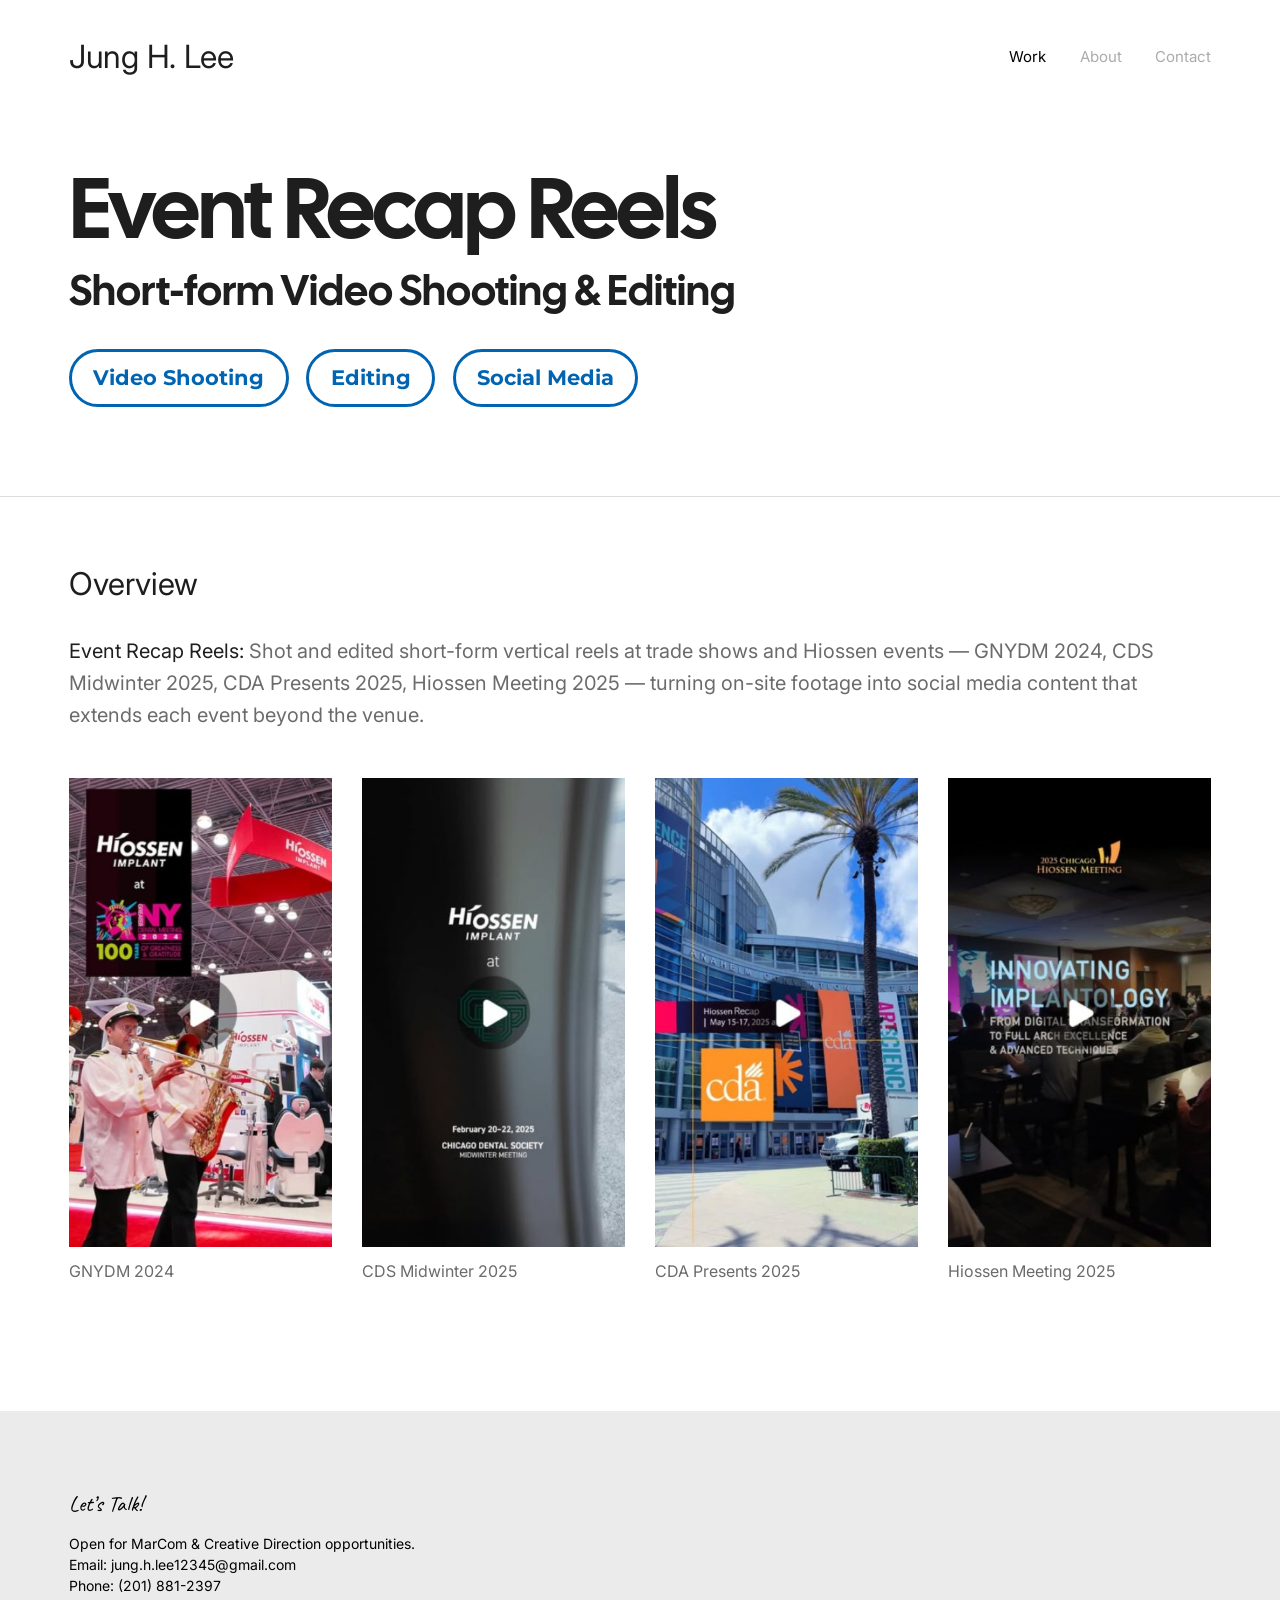
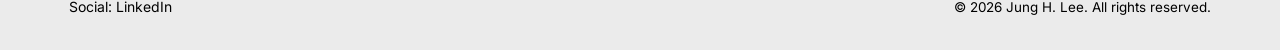
<file: work/event-reels.html>
<!DOCTYPE html>
<html lang="en">
<head>
<meta charset="utf-8">
<meta name="viewport" content="width=device-width, initial-scale=1">
<title>Event Recap Reels — Jung H. Lee</title>
<meta name="description" content="Event Recap Reels — Jung H. Lee">
<link rel="preconnect" href="https://fonts.googleapis.com"><link rel="preconnect" href="https://fonts.gstatic.com" crossorigin><link href="https://fonts.googleapis.com/css2?family=Cal+Sans&family=Caveat&family=Inter:wght@400;500&family=Montserrat:wght@700&display=swap" rel="stylesheet">
<link rel="stylesheet" href="../style.css">
</head>
<body class="">
<header class="wrap topbar">
  <a class="logo" href="../index.html">Jung H. Lee</a>
  <nav class="nav" aria-label="Main"><a href="../index.html#work" class="active">Work</a><a href="../about.html" class="">About</a><a href="mailto:jung.h.lee12345@gmail.com">Contact</a></nav>
</header>
<main>
<div class="wrap"><h1 class="hero-title">Event Recap Reels</h1><p class="hero-role">Short-form Video Shooting &amp; Editing</p><ul class="tags"><li><span>Video Shooting</span></li><li><span>Editing</span></li><li><span>Social Media</span></li></ul></div><section class="wrap section"><h2>Overview</h2><p><strong>Event Recap Reels:</strong> Shot and edited short-form vertical reels at trade shows and Hiossen events — GNYDM 2024, CDS Midwinter 2025, CDA Presents 2025, Hiossen Meeting 2025 — turning on-site footage into social media content that extends each event beyond the venue.</p><div class=media-block><div class="grid-4 reel"><figure><img src="../images/reel_gnydm.jpg" alt="GNYDM 2024 recap reel" loading="lazy" class=""><figcaption>GNYDM 2024</figcaption></figure><figure><img src="../images/reel_cds.jpg" alt="CDS Midwinter 2025 recap reel" loading="lazy" class=""><figcaption>CDS Midwinter 2025</figcaption></figure><figure><img src="../images/reel_cda.jpg" alt="CDA Presents 2025 recap reel" loading="lazy" class=""><figcaption>CDA Presents 2025</figcaption></figure><figure><img src="../images/reel_hm25.jpg" alt="Hiossen Meeting 2025 recap reel" loading="lazy" class=""><figcaption>Hiossen Meeting 2025</figcaption></figure></div></div></section>
</main>
<footer class="footer" id="contact">
  <div class="wrap">
    <div>
      <h3>Let&rsquo;s Talk!</h3>
      <p>Open for MarCom &amp; Creative Direction opportunities.</p>
      <p>Email: <a href="mailto:jung.h.lee12345@gmail.com">jung.h.lee12345@gmail.com</a></p>
      <p>Phone: <a href="tel:+12018812397">(201) 881-2397</a></p>
      <p>Social: <a href="https://www.linkedin.com/in/jung-lee-design" target="_blank" rel="noopener">LinkedIn</a></p>
    </div>
    <p class="copy">&copy; 2026 Jung H. Lee. All rights reserved.</p>
  </div>
</footer>
</body>
</html>
</file>
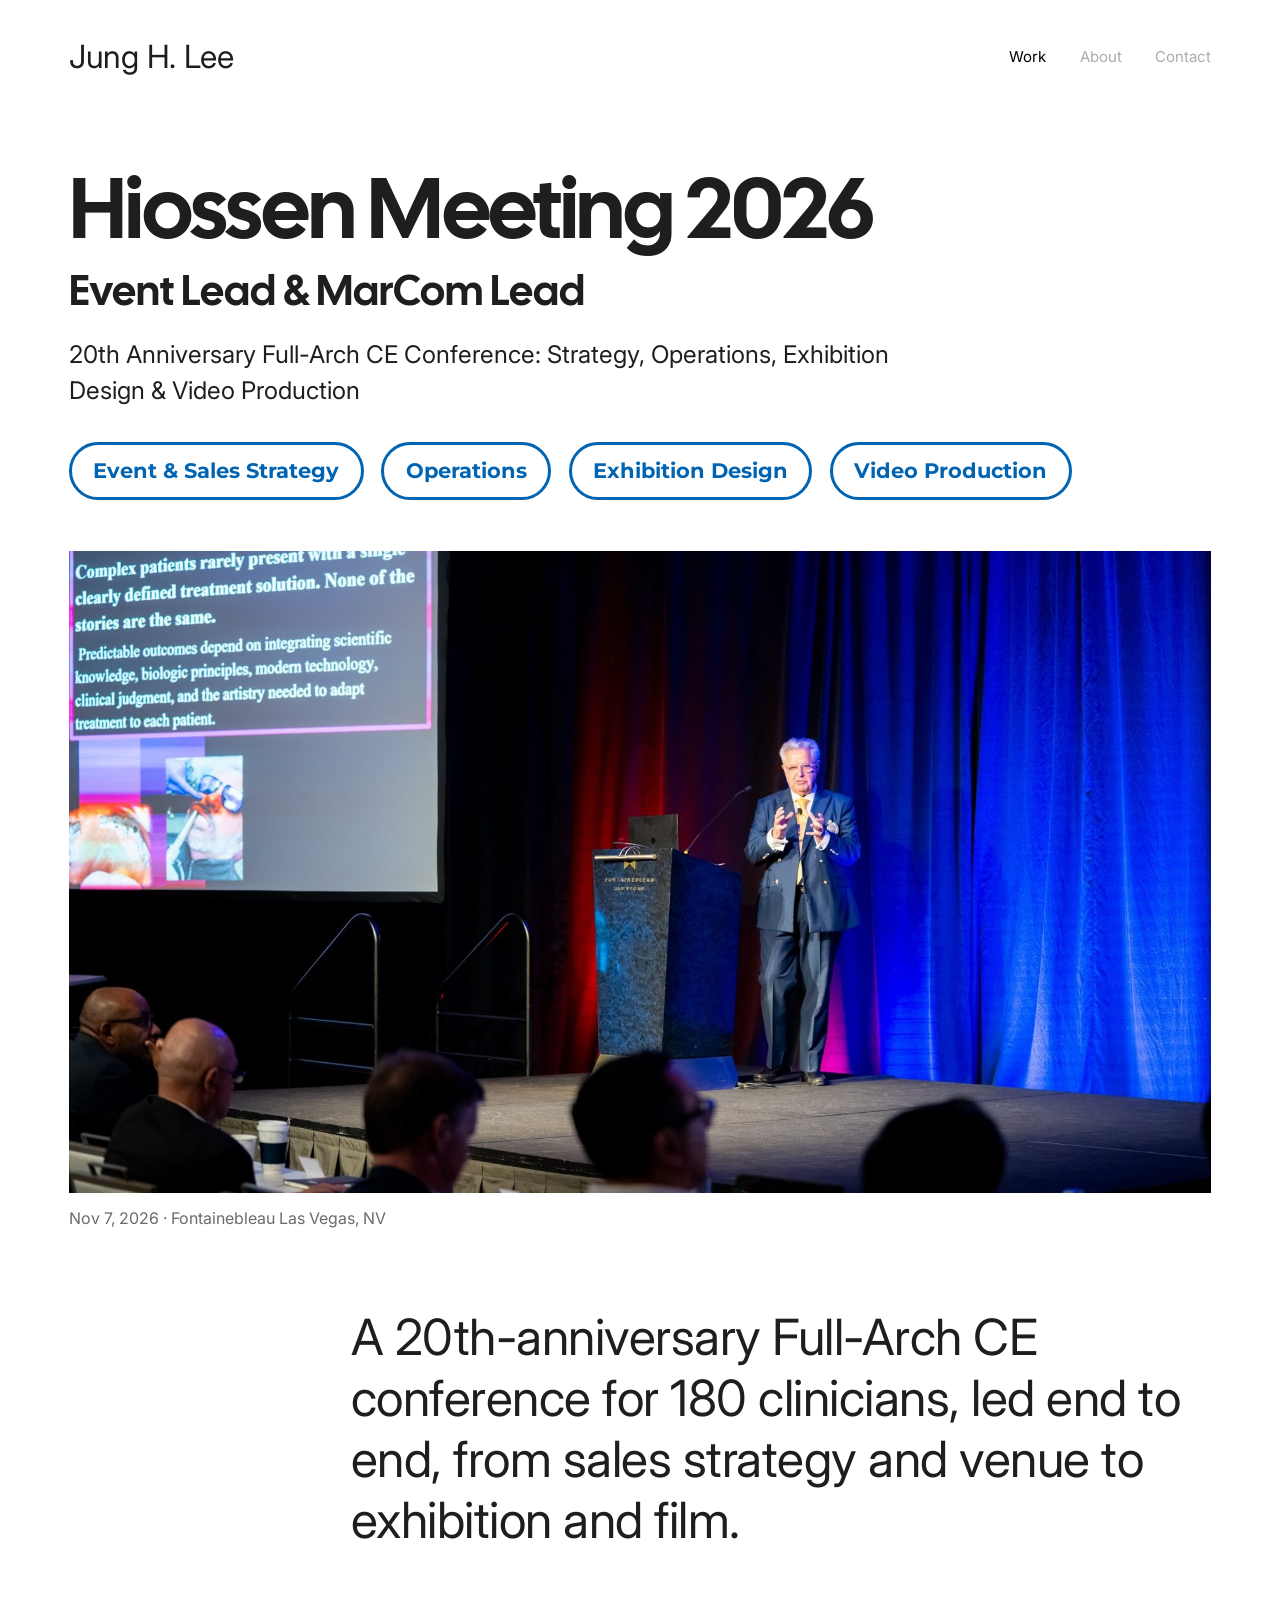
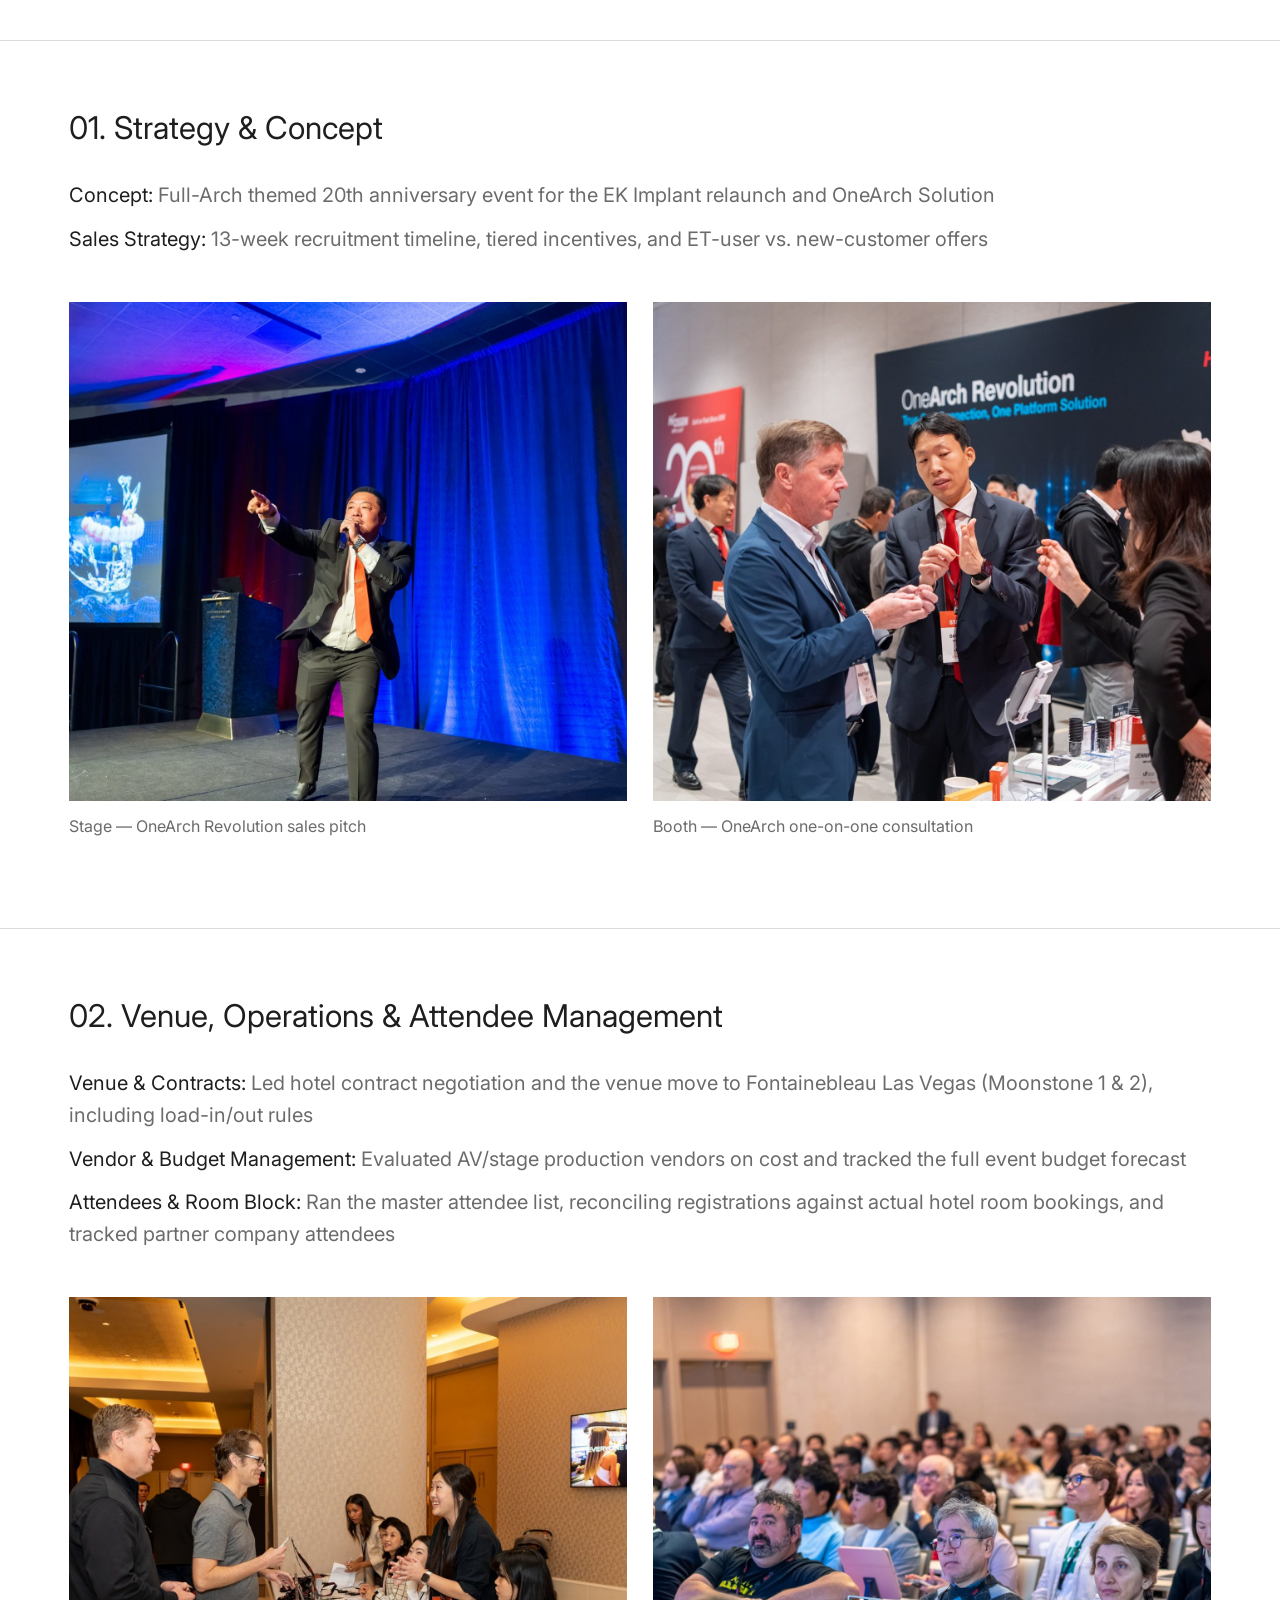
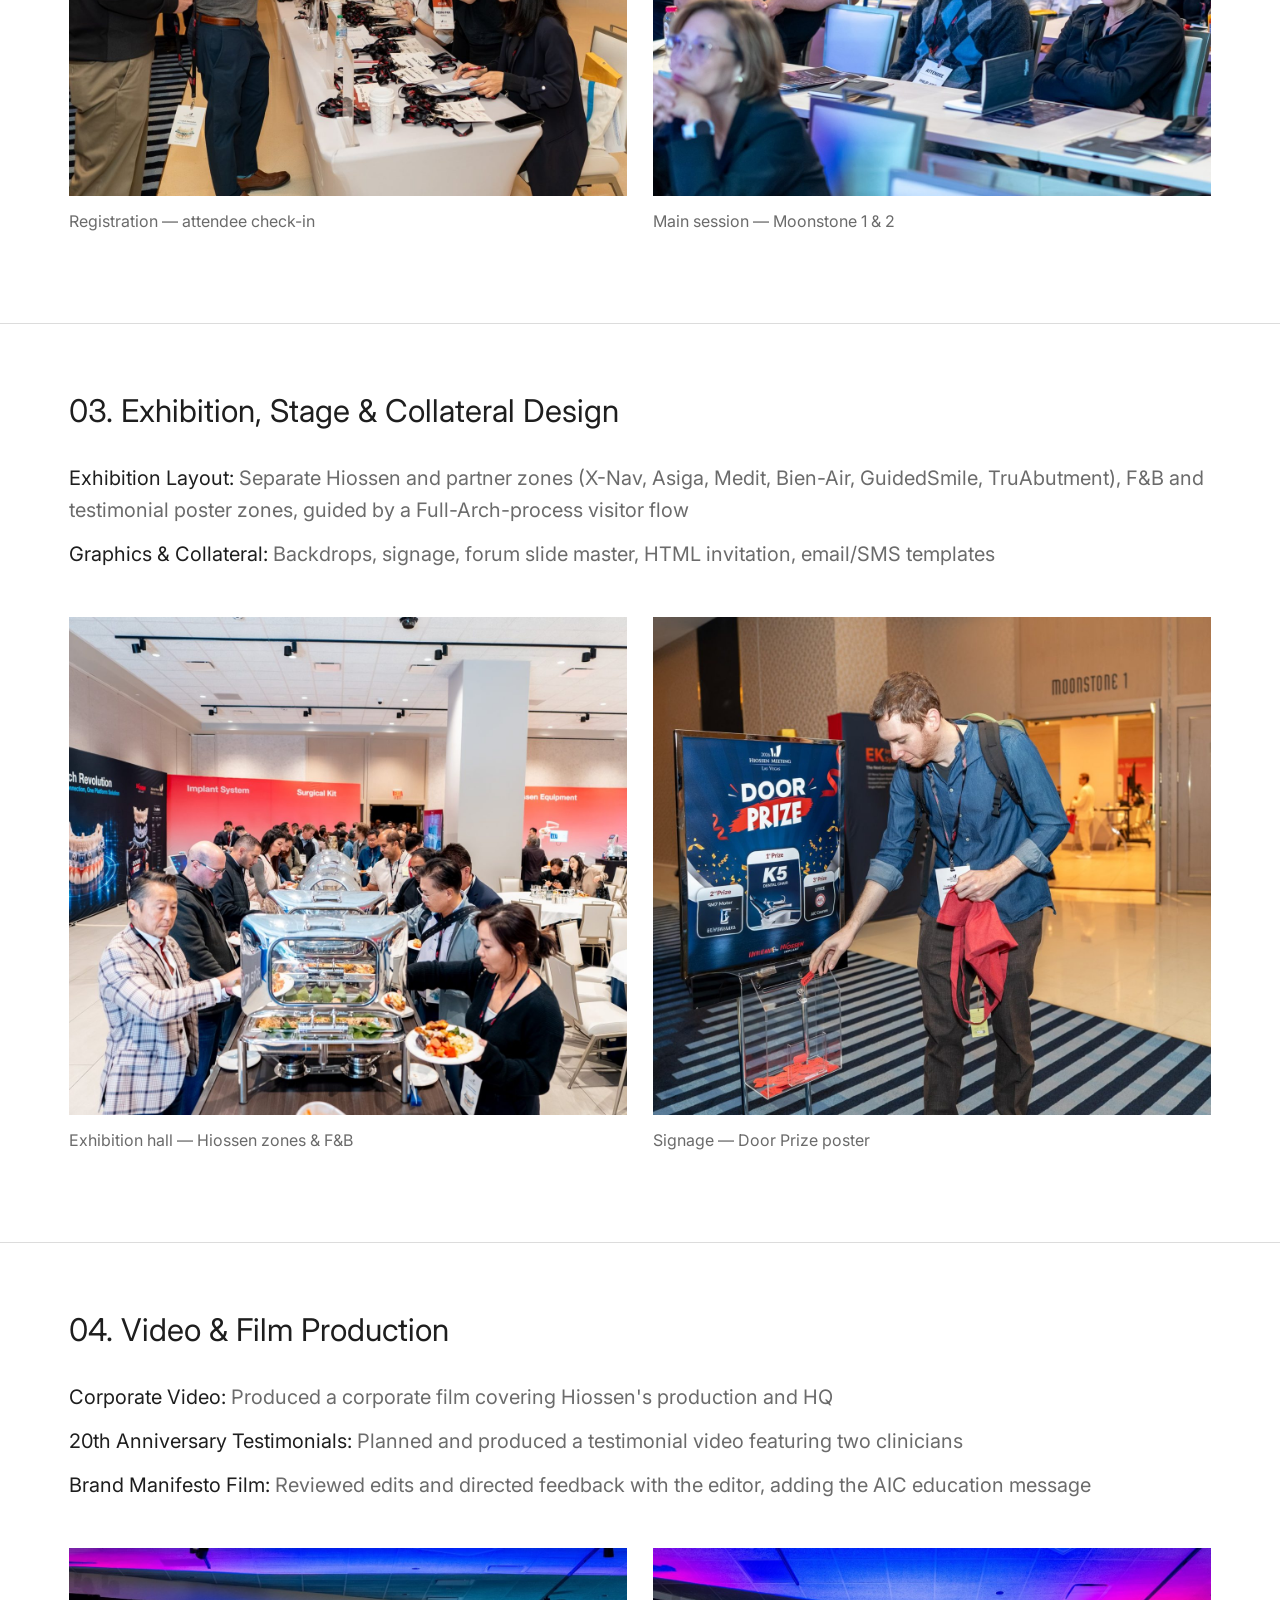
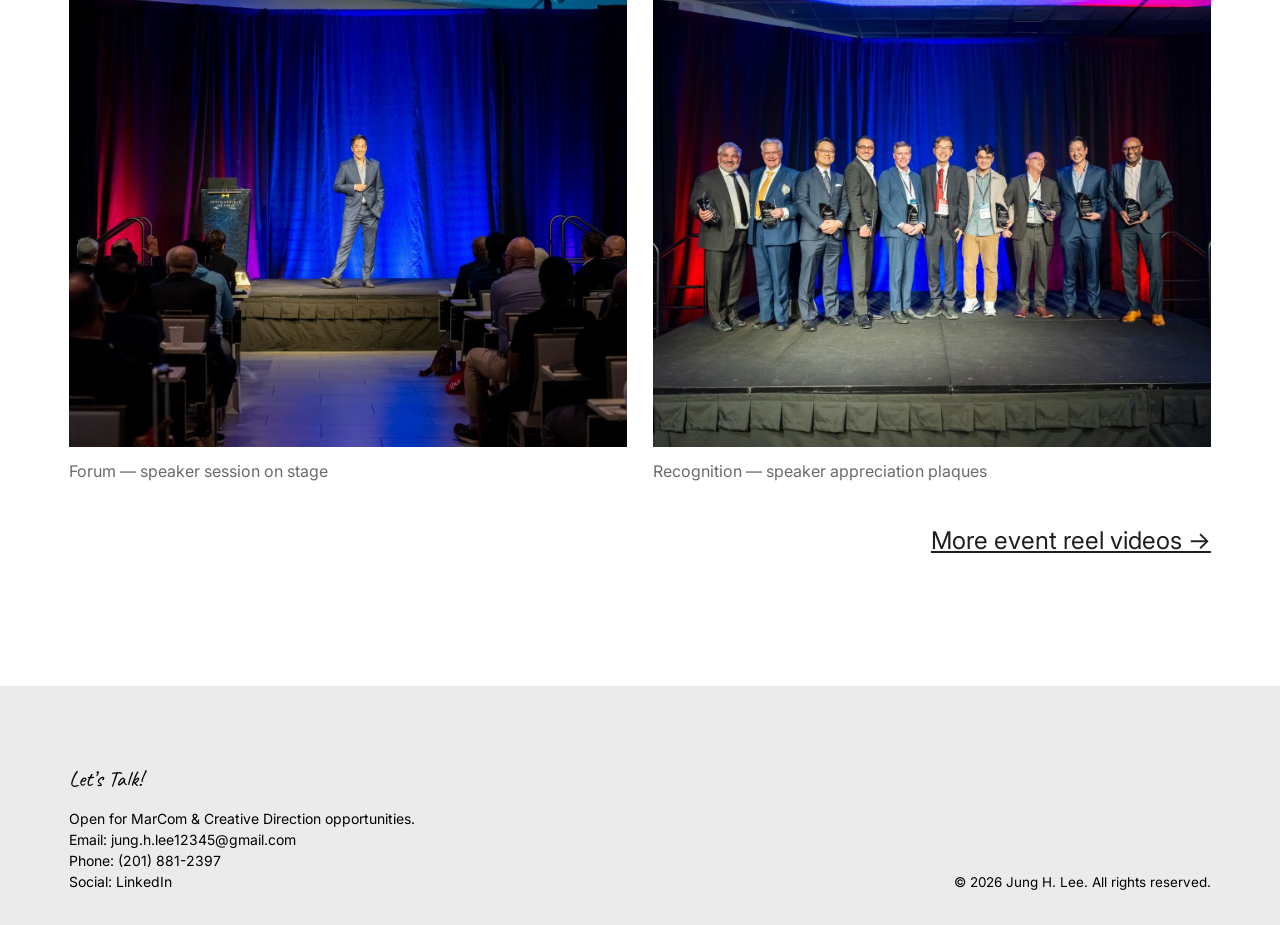
<file: work/hiossen-meeting.html>
<!DOCTYPE html>
<html lang="en">
<head>
<meta charset="utf-8">
<meta name="viewport" content="width=device-width, initial-scale=1">
<title>Hiossen Meeting 2026 — Jung H. Lee</title>
<meta name="description" content="Hiossen Meeting 2026 — Jung H. Lee">
<link rel="preconnect" href="https://fonts.googleapis.com"><link rel="preconnect" href="https://fonts.gstatic.com" crossorigin><link href="https://fonts.googleapis.com/css2?family=Cal+Sans&family=Caveat&family=Inter:wght@400;500&family=Montserrat:wght@700&display=swap" rel="stylesheet">
<link rel="stylesheet" href="../style.css">
</head>
<body class="">
<header class="wrap topbar">
  <a class="logo" href="../index.html">Jung H. Lee</a>
  <nav class="nav" aria-label="Main"><a href="../index.html#work" class="active">Work</a><a href="../about.html" class="">About</a><a href="mailto:jung.h.lee12345@gmail.com">Contact</a></nav>
</header>
<main>
<div class="wrap"><h1 class="hero-title">Hiossen Meeting 2026</h1><p class="hero-role">Event Lead &amp; MarCom Lead</p><p class="hero-sub">20th Anniversary Full-Arch CE Conference: Strategy, Operations, Exhibition Design &amp; Video Production</p><ul class="tags"><li><span>Event &amp; Sales Strategy</span></li><li><span>Operations</span></li><li><span>Exhibition Design</span></li><li><span>Video Production</span></li></ul></div><div class="wrap hero-media"><figure><img src="../images/hmt_166.jpg" alt="Keynote speaker on stage at Hiossen Meeting 2026" loading="lazy" class="cover"><figcaption>Nov 7, 2026 · Fontainebleau Las Vegas, NV</figcaption></figure></div><p class="wrap statement">A 20th-anniversary Full-Arch CE conference for 180 clinicians, led end to end, from sales strategy and venue to exhibition and film.</p><section class="wrap section"><h2>01. Strategy &amp; Concept</h2><p><strong>Concept:</strong> Full-Arch themed 20th anniversary event for the EK Implant relaunch and OneArch Solution</p><p><strong>Sales Strategy:</strong> 13-week recruitment timeline, tiered incentives, and ET-user vs. new-customer offers</p><div class=media-block><div class="grid-2"><figure><img src="../images/hmt_222.jpg" alt="OneArch Revolution sales pitch on stage" loading="lazy" class=""><figcaption>Stage — OneArch Revolution sales pitch</figcaption></figure><figure><img src="../images/hmt_027.jpg" alt="OneArch consultation at the booth" loading="lazy" class=""><figcaption>Booth — OneArch one-on-one consultation</figcaption></figure></div></div></section><section class="wrap section"><h2>02. Venue, Operations &amp; Attendee Management</h2><p><strong>Venue &amp; Contracts:</strong> Led hotel contract negotiation and the venue move to Fontainebleau Las Vegas (Moonstone 1 &amp; 2), including load-in/out rules</p><p><strong>Vendor &amp; Budget Management:</strong> Evaluated AV/stage production vendors on cost and tracked the full event budget forecast</p><p><strong>Attendees &amp; Room Block:</strong> Ran the master attendee list, reconciling registrations against actual hotel room bookings, and tracked partner company attendees</p><div class=media-block><div class="grid-2"><figure><img src="../images/hmt_002.jpg" alt="Attendee registration desk" loading="lazy" class=""><figcaption>Registration — attendee check-in</figcaption></figure><figure><img src="../images/hmt_057.jpg" alt="Main session audience" loading="lazy" class=""><figcaption>Main session — Moonstone 1 &amp; 2</figcaption></figure></div></div></section><section class="wrap section"><h2>03. Exhibition, Stage &amp; Collateral Design</h2><p><strong>Exhibition Layout:</strong> Separate Hiossen and partner zones (X-Nav, Asiga, Medit, Bien-Air, GuidedSmile, TruAbutment), F&amp;B and testimonial poster zones, guided by a Full-Arch-process visitor flow</p><p><strong>Graphics &amp; Collateral:</strong> Backdrops, signage, forum slide master, HTML invitation, email/SMS templates</p><div class=media-block><div class="grid-2"><figure><img src="../images/hmt_145.jpg" alt="Exhibition hall with Hiossen zones and buffet" loading="lazy" class=""><figcaption>Exhibition hall — Hiossen zones &amp; F&amp;B</figcaption></figure><figure><img src="../images/hmt_010.jpg" alt="Door prize poster" loading="lazy" class=""><figcaption>Signage — Door Prize poster</figcaption></figure></div></div></section><section class="wrap section"><h2>04. Video &amp; Film Production</h2><p><strong>Corporate Video:</strong> Produced a corporate film covering Hiossen&#x27;s production and HQ</p><p><strong>20th Anniversary Testimonials:</strong> Planned and produced a testimonial video featuring two clinicians</p><p><strong>Brand Manifesto Film:</strong> Reviewed edits and directed feedback with the editor, adding the AIC education message</p><div class=media-block><div class="grid-2"><figure><img src="../images/hmt_062.jpg" alt="Speaker session on stage" loading="lazy" class=""><figcaption>Forum — speaker session on stage</figcaption></figure><figure><img src="../images/hmt_187.jpg" alt="Speakers with appreciation plaques" loading="lazy" class=""><figcaption>Recognition — speaker appreciation plaques</figcaption></figure></div><a class="link-more" href="event-reels.html">More event reel videos &rarr;</a></div></section>
</main>
<footer class="footer" id="contact">
  <div class="wrap">
    <div>
      <h3>Let&rsquo;s Talk!</h3>
      <p>Open for MarCom &amp; Creative Direction opportunities.</p>
      <p>Email: <a href="mailto:jung.h.lee12345@gmail.com">jung.h.lee12345@gmail.com</a></p>
      <p>Phone: <a href="tel:+12018812397">(201) 881-2397</a></p>
      <p>Social: <a href="https://www.linkedin.com/in/jung-lee-design" target="_blank" rel="noopener">LinkedIn</a></p>
    </div>
    <p class="copy">&copy; 2026 Jung H. Lee. All rights reserved.</p>
  </div>
</footer>
</body>
</html>
</file>
<file: style.css>
/* Jung H. Lee — Portfolio
   Shared styles for every page. Desktop layout follows the Figma 1920 grid
   (104px margins, 81px heading gap) scaled with clamp(); mobile stacks to one column. */

:root {
  --ink: #1e1e1e;
  --gray: #6b6b6b;
  --muted: #a9abac;
  --line: #dcdcdc;
  --panel: #f4f4f4;
  --paper: #f4f1ea;
  --blue: #0064b2;
  --main-bg: #f3f3f8;
  --footer-bg: #ebebeb;

  --gutter: clamp(16px, 5.4vw, 104px);
  --max: 1920px;

  --fs-h1: clamp(40px, 6.7vw, 128px);
  --fs-role: clamp(22px, 3.3vw, 64px);
  --fs-statement: clamp(24px, 3.9vw, 76px);
  --fs-h2: clamp(22px, 2.45vw, 47px);
  --fs-lead: clamp(17px, 1.9vw, 36px);
  --fs-body: clamp(15px, 1.56vw, 30px);
  --fs-small: clamp(13px, 1.25vw, 24px);

  --sans: "Inter", system-ui, -apple-system, "Segoe UI", sans-serif;
  --display: "Cal Sans", "Inter", system-ui, sans-serif;
  --tag: "Montserrat", "Inter", sans-serif;
}

* { box-sizing: border-box; }
html { scroll-behavior: smooth; }
body {
  margin: 0;
  font-family: var(--sans);
  color: var(--ink);
  background: #fff;
  line-height: 1.5;
  -webkit-font-smoothing: antialiased;
}
body.home { background: var(--main-bg); }
img { display: block; max-width: 100%; height: auto; }
a { color: inherit; }

.wrap { max-width: var(--max); margin: 0 auto; padding: 0 var(--gutter); }

/* ---------- Top bar ---------- */
.topbar {
  display: flex; align-items: center; justify-content: space-between;
  padding-top: clamp(20px, 2.6vw, 50px);
  padding-bottom: clamp(20px, 2.6vw, 50px);
}
.logo { font-size: clamp(20px, 2.5vw, 48px); text-decoration: none; letter-spacing: -0.01em; }
.nav { display: flex; gap: clamp(18px, 2.6vw, 50px); }
.nav a {
  font-size: clamp(15px, 1.05vw, 20px);
  text-decoration: none;
  color: var(--muted);
  transition: color .2s;
}
.nav a:hover, .nav a.active { color: #000; }

/* ---------- Page hero (title block) ---------- */
.hero-title {
  font-family: var(--display);
  font-weight: 400;
  font-size: var(--fs-h1);
  line-height: 1;
  letter-spacing: -0.02em;
  margin: clamp(24px, 4vw, 80px) 0 0;
}
.hero-role {
  font-family: var(--display);
  font-weight: 400;
  font-size: var(--fs-role);
  line-height: 1.15;
  margin: clamp(10px, 1.2vw, 24px) 0 0;
}
.hero-sub { font-size: var(--fs-lead); margin: clamp(14px, 1.6vw, 30px) 0 0; max-width: 34em; }

.tags { display: flex; flex-wrap: wrap; gap: clamp(10px, 1.4vw, 26px); margin: clamp(20px, 2.6vw, 50px) 0 0; padding: 0; list-style: none; }
.tags a, .tags span {
  display: inline-block;
  font-family: var(--tag);
  font-weight: 700;
  font-size: clamp(13px, 1.66vw, 32px);
  line-height: 1;
  color: var(--blue);
  border: clamp(2px, .3vw, 6px) solid var(--blue);
  border-radius: 999px;
  padding: clamp(9px, 1.2vw, 23px) clamp(16px, 1.66vw, 32px);
  text-decoration: none;
  transition: background .2s, color .2s;
}
.tags a:hover { background: var(--blue); color: #fff; }

/* ---------- Media ---------- */
.hero-media { margin: clamp(32px, 4vw, 80px) 0 0; }
figure { margin: 0; }
figcaption { font-size: var(--fs-small); color: var(--gray); margin-top: clamp(8px, 1vw, 20px); }
.cover { width: 100%; aspect-ratio: 16 / 9; object-fit: cover; }

.grid-2 { display: grid; grid-template-columns: 1fr 1fr; gap: clamp(16px, 2.1vw, 41px); }
.grid-4 { display: grid; grid-template-columns: repeat(4, 1fr); gap: clamp(12px, 2.3vw, 40px); }
.grid-2 img, .grid-4 img { width: 100%; object-fit: cover; }
.grid-2 img { aspect-ratio: 836 / 748; }
.grid-2.wide img { aspect-ratio: 16 / 9; }
.reel img { aspect-ratio: 9 / 16; }
.media-block { margin-top: clamp(28px, 3.6vw, 72px); }

/* ---------- Statement + sections ---------- */
.statement {
  font-size: var(--fs-statement);
  line-height: 1.22;
  letter-spacing: -0.01em;
  margin: clamp(48px, 6vw, 120px) 0 0 22%;
}
.section { border-top: 1px solid var(--line); margin-top: clamp(56px, 7vw, 140px); padding-top: clamp(40px, 5vw, 100px); }
.section.no-line { border-top: 0; padding-top: 0; }
.section h2 { font-size: var(--fs-h2); font-weight: 400; margin: 0 0 clamp(20px, 2.2vw, 42px); }
.section p, .section li { font-size: var(--fs-body); line-height: 1.6; color: var(--gray); }
.section p { margin: 0 0 .6em; max-width: 60em; }
.section strong { color: var(--ink); font-weight: 400; }
.section ul { margin: 0; padding-left: 1.2em; }
.lead-p { font-size: var(--fs-lead) !important; margin-left: 22% !important; max-width: none !important; }

.link-more {
  display: block; text-align: right; font-size: var(--fs-lead);
  margin-top: clamp(24px, 3vw, 60px);
}

/* ---------- Boards (Brand System) ---------- */
.board { background: var(--panel); padding: clamp(16px, 3.75vw, 72px); display: flex; flex-direction: column; gap: clamp(12px, 2.5vw, 48px); }
.board .row { display: flex; gap: clamp(8px, 1.66vw, 32px); align-items: flex-start; }
.board .row img { flex: var(--r) 1 0; min-width: 0; box-shadow: 0 8px 24px rgba(0,0,0,.12); }

/* ---------- Columns ---------- */
.cols-3 { display: grid; grid-template-columns: repeat(3, 1fr); gap: clamp(24px, 3.2vw, 61px); }
.cols-2 { display: grid; grid-template-columns: 1fr 1fr; gap: clamp(24px, 3.2vw, 61px); }
.col-num { font-size: var(--fs-body); color: var(--gray); margin: 0 0 .6em; }
.col-head { font-size: var(--fs-lead); line-height: 1.3; margin: 0 0 .6em; font-weight: 400; color: var(--ink); }

/* ---------- Experience timeline ---------- */
.timeline { list-style: none; padding: 0 !important; margin: clamp(28px, 3.6vw, 72px) 0 0; }
.timeline li { display: grid; grid-template-columns: 22% 1fr; gap: 0 2vw; border-top: 1px solid var(--line); padding: clamp(18px, 1.9vw, 36px) 0; }
.timeline li:last-child { border-bottom: 1px solid var(--line); }
.timeline .when { font-size: var(--fs-body); color: var(--gray); }
.timeline .what { font-size: var(--fs-lead); color: var(--ink); margin: 0 0 .4em; }
.timeline .desc { font-size: var(--fs-body); color: var(--gray); margin: 0; white-space: pre-line; }
.plain-list { list-style: none; padding: 0 !important; }
.plain-list li { font-size: var(--fs-lead); color: var(--ink); line-height: 1.7; }
.plain-list small { display: block; font-size: var(--fs-body); color: var(--gray); margin-bottom: .8em; line-height: 1.4; }

/* ---------- Home page cards ---------- */
.home-hero h1 {
  font-family: var(--display); font-weight: 400; font-size: var(--fs-h1);
  line-height: 1; letter-spacing: -0.02em; margin: clamp(40px, 9vw, 180px) 0 0;
}
.home-hero p { font-size: clamp(20px, 3.3vw, 64px); line-height: 1.1; margin: clamp(12px, 1.5vw, 30px) 0 0; }
.full-story { display: inline-block; margin-top: clamp(24px, 3vw, 60px); font-family: var(--tag); font-weight: 700; font-size: clamp(14px, 1.66vw, 32px); color: var(--blue); text-decoration: none; }
.full-story:hover { text-decoration: underline; }
.home-section { margin-top: clamp(60px, 9vw, 180px); }
.home-section h2 { font-size: clamp(26px, 2.9vw, 55px); font-weight: 400; margin: 0 0 clamp(20px, 3vw, 60px); }
.cards { display: grid; grid-template-columns: 1fr 1fr; gap: clamp(28px, 4vw, 80px) clamp(16px, 4.7vw, 90px); }
.card { text-decoration: none; display: block; }
.card .thumb { overflow: hidden; background: #e6e6ea; }
.card img { width: 100%; aspect-ratio: 838 / 629; object-fit: cover; transition: transform .5s ease; }
.card:hover img { transform: scale(1.03); }
.card span { display: block; font-size: clamp(15px, 1.3vw, 25px); margin-top: clamp(10px, 1.2vw, 24px); }

/* ---------- Paper hero (Brand Goods) ---------- */
.paper { background: var(--paper); margin: clamp(32px, 4vw, 80px) calc(-1 * var(--gutter)) 0; padding: clamp(32px, 6vw, 120px) var(--gutter); text-align: center; }
.paper img { margin: 0 auto; width: min(100%, 1000px); }
.paper figcaption { text-align: center; }
.center { text-align: center; margin-left: 0 !important; }
.quote-src { text-align: center; font-size: var(--fs-small); color: var(--gray); margin-top: 1em; }

/* ---------- Dark page (Bone Compaction) ---------- */
body.dark { background: #07070d; color: #f2f2f2; }
body.dark .nav a { color: #6f6f78; }
body.dark .nav a:hover, body.dark .nav a.active { color: #fff; }
body.dark .section { border-color: #2a2a35; }
body.dark .section p, body.dark .section li { color: #b9b9c4; }
body.dark .section strong { color: #fff; }
body.dark .tags a, body.dark .tags span { color: #4ea3ff; border-color: #2f7fd6; }
body.dark figcaption { color: #8d8d98; }
.big-stat { font-family: var(--display); font-size: clamp(56px, 8vw, 160px); line-height: 1; margin: 0; color: #fff; }
.big-stat + p { margin-top: .6em !important; }
.dark-hero { background: radial-gradient(ellipse at top, #2a1530 0%, #07070d 70%); }
.outcome { background: linear-gradient(180deg, #07070d 0%, #4a0f2a 55%, #b10a1d 100%); padding-bottom: clamp(56px, 7vw, 140px); }

/* ---------- Footer ---------- */
.footer { background: var(--footer-bg); color: #000; margin-top: clamp(80px, 10vw, 200px); }
.footer .wrap { display: flex; justify-content: space-between; align-items: flex-end; gap: 24px; padding-top: clamp(40px, 6vw, 110px); padding-bottom: clamp(32px, 2.6vw, 50px); }
.footer h3 { font-family: "Caveat", cursive; font-weight: 400; font-size: clamp(22px, 1.6vw, 30px); margin: 0 0 12px; }
.footer p { margin: 0; font-size: clamp(14px, 1.05vw, 20px); line-height: 1.5; }
.footer a { text-decoration: none; }
.footer a:hover { text-decoration: underline; }
.footer .copy { font-size: clamp(12px, 1.05vw, 20px); }

/* ---------- Tablet / mobile ---------- */
@media (max-width: 900px) {
  .grid-4 { grid-template-columns: 1fr 1fr; }
  .cols-3 { grid-template-columns: 1fr; }
  .statement, .lead-p { margin-left: 0 !important; }
  .board .row { flex-wrap: wrap; }
  .board .row img { flex: 1 1 calc(50% - 8px); }
}
@media (max-width: 640px) {
  .topbar { flex-wrap: wrap; gap: 8px; }
  .grid-2, .cards, .cols-2 { grid-template-columns: 1fr; }
  .grid-2 img { aspect-ratio: 4 / 3; }
  .timeline li { grid-template-columns: 1fr; }
  .timeline .when { margin-bottom: 4px; }
  .footer .wrap { flex-direction: column; align-items: flex-start; }
  .link-more { text-align: left; }
}
.grid-2.tall img { aspect-ratio: auto; }
.big-stat ~ p { font-size: var(--fs-body); }
.video { position: relative; width: 100%; aspect-ratio: 16 / 9; background: #000; }
.video iframe { position: absolute; inset: 0; width: 100%; height: 100%; border: 0; }
</file>
